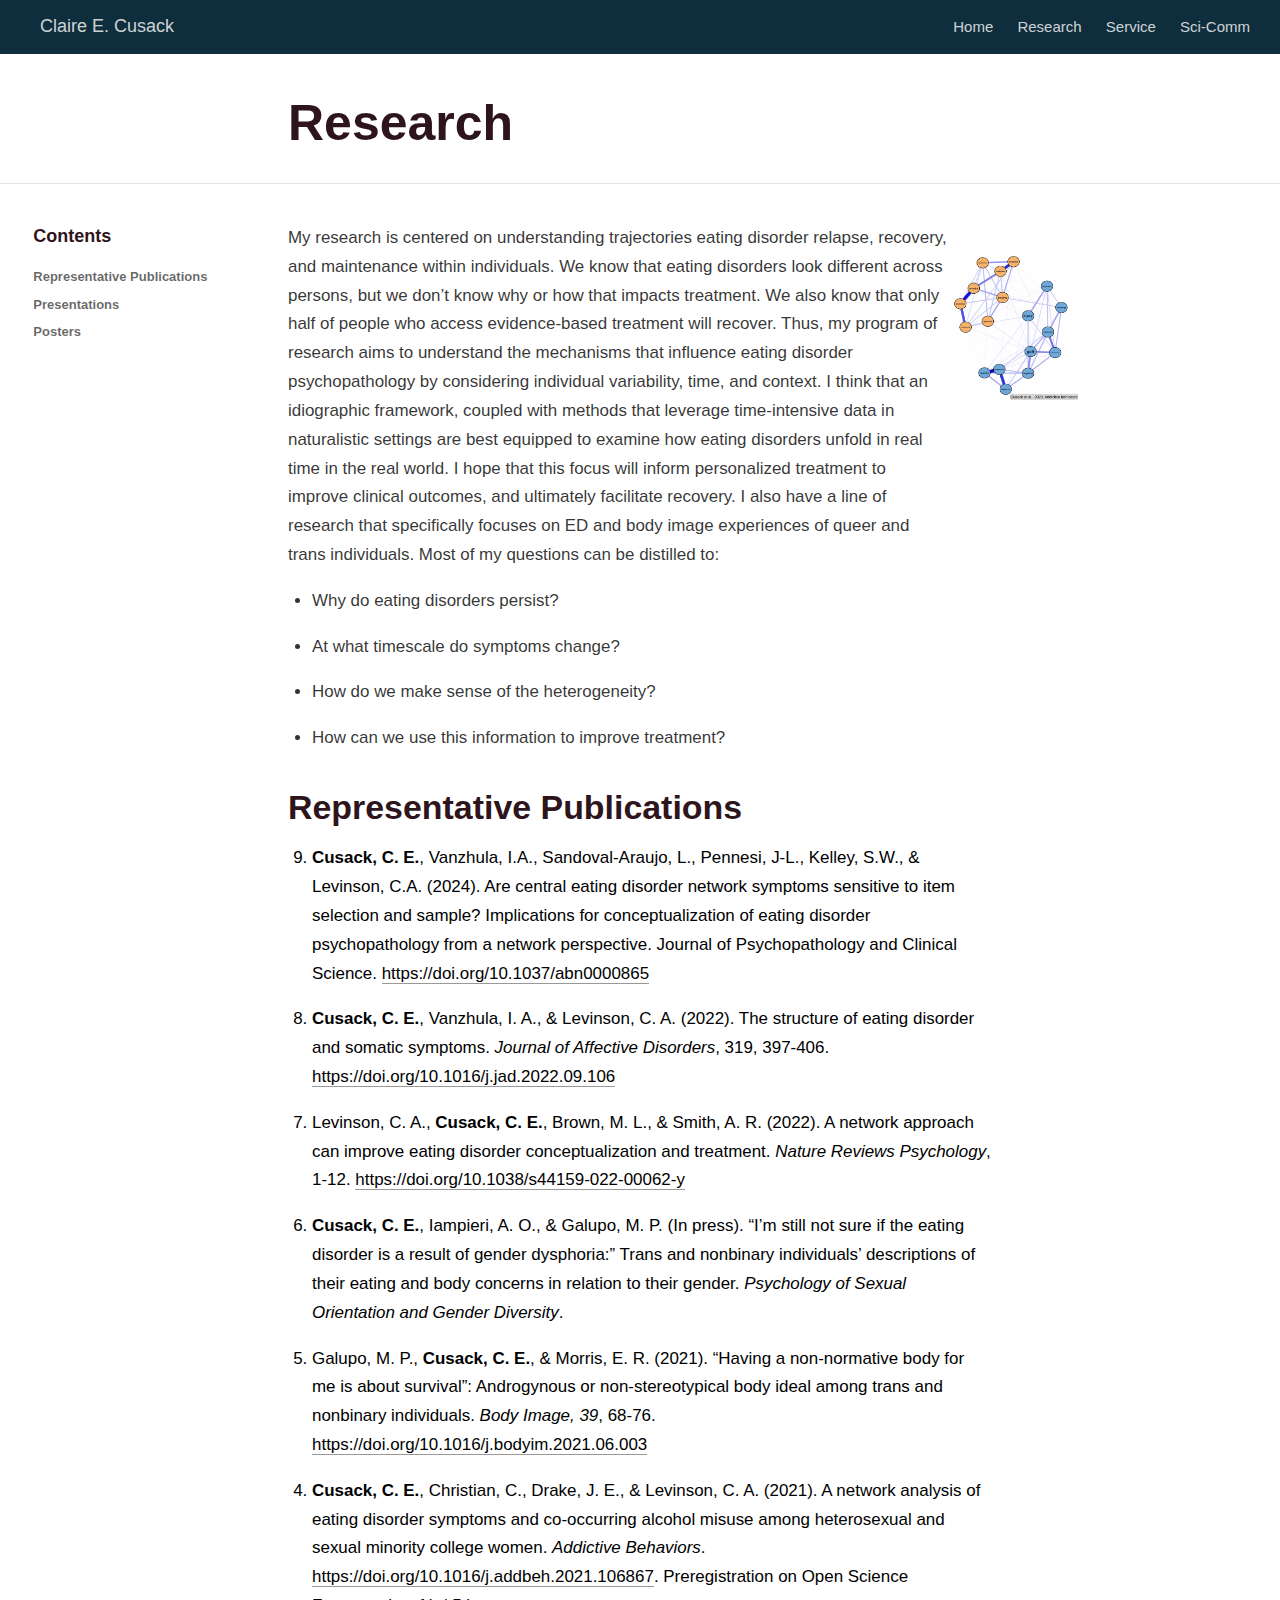
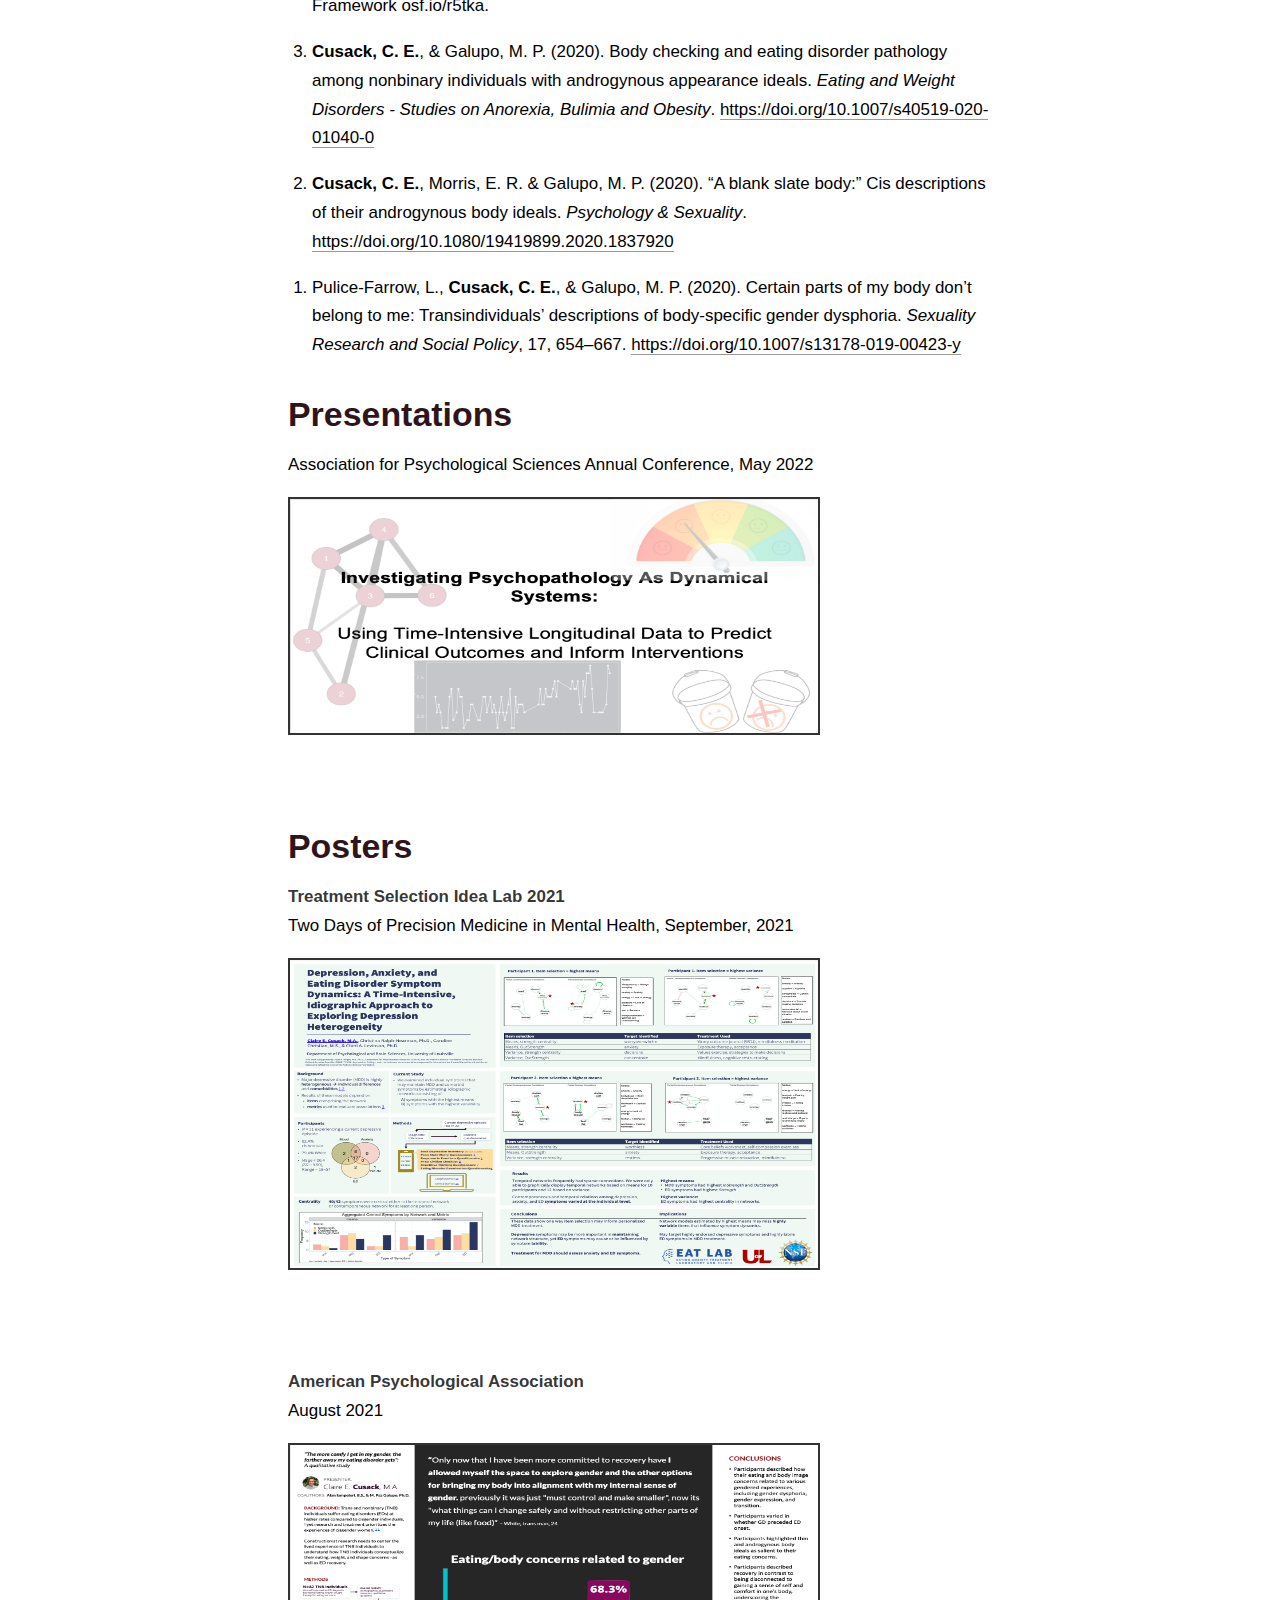
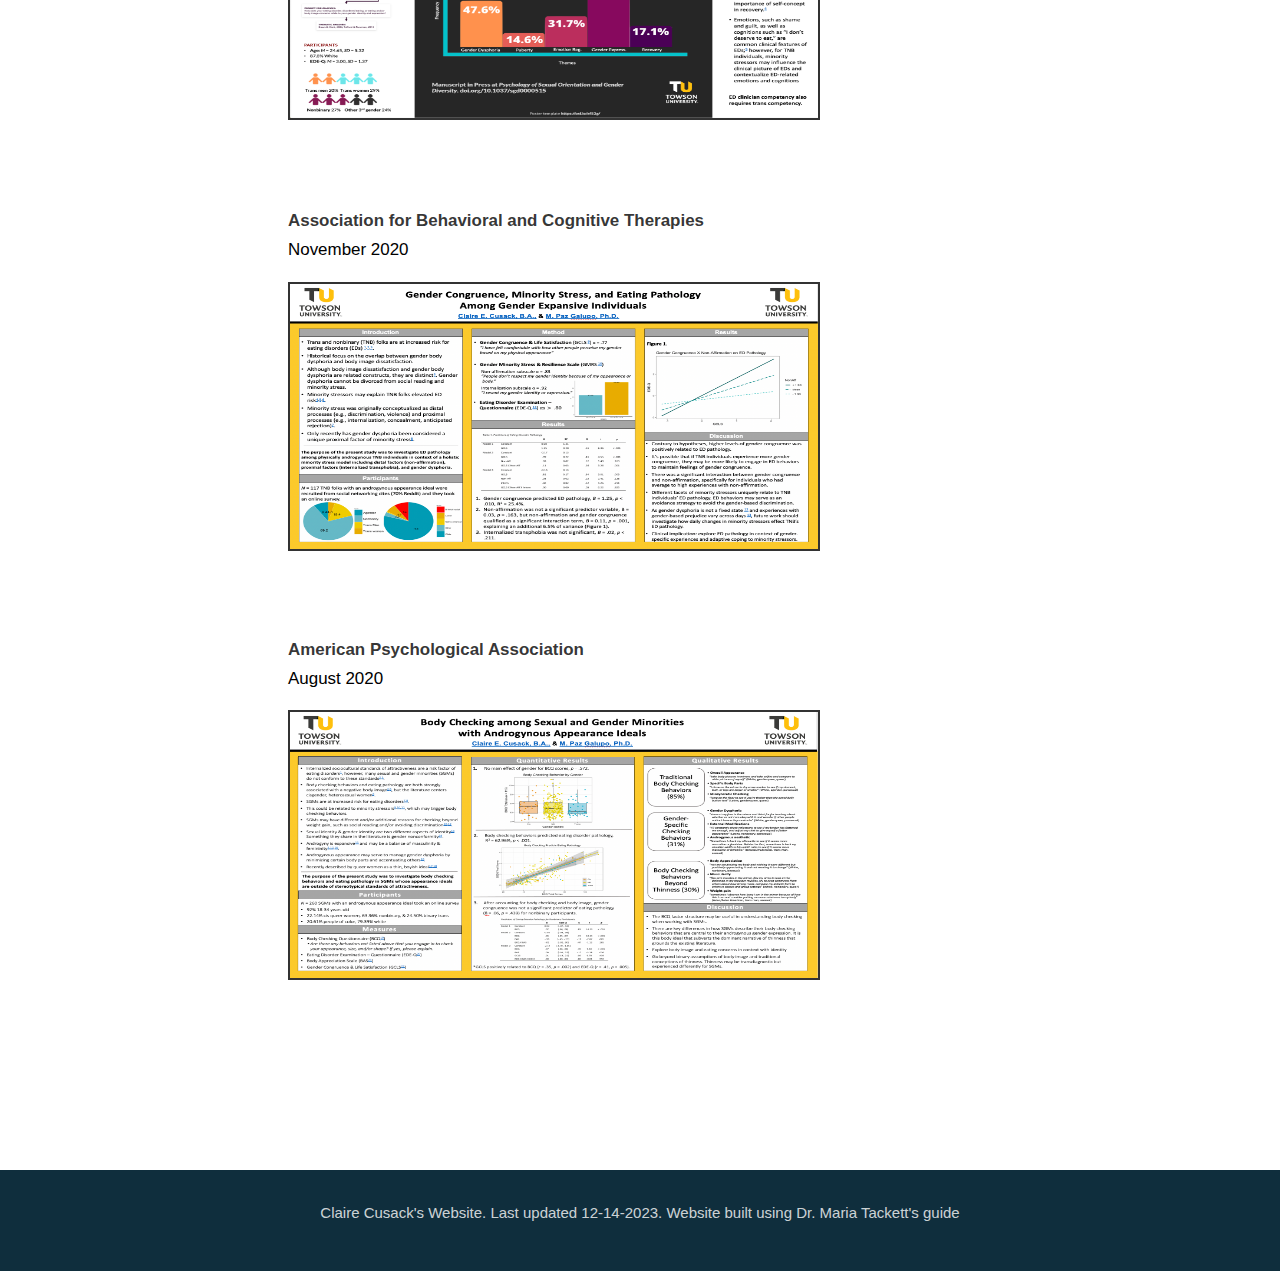
<file: docs/research.html>
<!DOCTYPE html>

<html xmlns="http://www.w3.org/1999/xhtml" lang="" xml:lang="">

<head>
  <meta charset="utf-8"/>
  <meta name="viewport" content="width=device-width, initial-scale=1"/>
  <meta http-equiv="X-UA-Compatible" content="IE=Edge,chrome=1"/>
  <meta name="generator" content="distill" />

  <style type="text/css">
  /* Hide doc at startup (prevent jankiness while JS renders/transforms) */
  body {
    visibility: hidden;
  }
  </style>

 <!--radix_placeholder_import_source-->
 <!--/radix_placeholder_import_source-->

<style type="text/css">code{white-space: pre;}</style>
<style type="text/css" data-origin="pandoc">
pre > code.sourceCode { white-space: pre; position: relative; }
pre > code.sourceCode > span { display: inline-block; line-height: 1.25; }
pre > code.sourceCode > span:empty { height: 1.2em; }
.sourceCode { overflow: visible; }
code.sourceCode > span { color: inherit; text-decoration: inherit; }
div.sourceCode { margin: 1em 0; }
pre.sourceCode { margin: 0; }
@media screen {
div.sourceCode { overflow: auto; }
}
@media print {
pre > code.sourceCode { white-space: pre-wrap; }
pre > code.sourceCode > span { text-indent: -5em; padding-left: 5em; }
}
pre.numberSource code
  { counter-reset: source-line 0; }
pre.numberSource code > span
  { position: relative; left: -4em; counter-increment: source-line; }
pre.numberSource code > span > a:first-child::before
  { content: counter(source-line);
    position: relative; left: -1em; text-align: right; vertical-align: baseline;
    border: none; display: inline-block;
    -webkit-touch-callout: none; -webkit-user-select: none;
    -khtml-user-select: none; -moz-user-select: none;
    -ms-user-select: none; user-select: none;
    padding: 0 4px; width: 4em;
    color: #aaaaaa;
  }
pre.numberSource { margin-left: 3em; border-left: 1px solid #aaaaaa;  padding-left: 4px; }
div.sourceCode
  { color: #00769e; background-color: #f1f3f5; }
@media screen {
pre > code.sourceCode > span > a:first-child::before { text-decoration: underline; }
}
code span { color: #00769e; } /* Normal */
code span.al { color: #ad0000; } /* Alert */
code span.an { color: #5e5e5e; } /* Annotation */
code span.at { color: #657422; } /* Attribute */
code span.bn { color: #ad0000; } /* BaseN */
code span.bu { } /* BuiltIn */
code span.cf { color: #00769e; } /* ControlFlow */
code span.ch { color: #20794d; } /* Char */
code span.cn { color: #8f5902; } /* Constant */
code span.co { color: #5e5e5e; } /* Comment */
code span.cv { color: #5e5e5e; font-style: italic; } /* CommentVar */
code span.do { color: #5e5e5e; font-style: italic; } /* Documentation */
code span.dt { color: #ad0000; } /* DataType */
code span.dv { color: #ad0000; } /* DecVal */
code span.er { color: #ad0000; } /* Error */
code span.ex { } /* Extension */
code span.fl { color: #ad0000; } /* Float */
code span.fu { color: #4758ab; } /* Function */
code span.im { } /* Import */
code span.in { color: #5e5e5e; } /* Information */
code span.kw { color: #00769e; } /* Keyword */
code span.op { color: #5e5e5e; } /* Operator */
code span.ot { color: #00769e; } /* Other */
code span.pp { color: #ad0000; } /* Preprocessor */
code span.sc { color: #5e5e5e; } /* SpecialChar */
code span.ss { color: #20794d; } /* SpecialString */
code span.st { color: #20794d; } /* String */
code span.va { color: #111111; } /* Variable */
code span.vs { color: #20794d; } /* VerbatimString */
code span.wa { color: #5e5e5e; font-style: italic; } /* Warning */
</style>


  <!--radix_placeholder_meta_tags-->
  <title>Claire E. Cusack: Research</title>




  <!--  https://developers.facebook.com/docs/sharing/webmasters#markup -->
  <meta property="og:title" content="Claire E. Cusack: Research"/>
  <meta property="og:type" content="article"/>
  <meta property="og:locale" content="en_US"/>
  <meta property="og:site_name" content="Claire E. Cusack"/>

  <!--  https://dev.twitter.com/cards/types/summary -->
  <meta property="twitter:card" content="summary"/>
  <meta property="twitter:title" content="Claire E. Cusack: Research"/>

  <!--/radix_placeholder_meta_tags-->
  <!--radix_placeholder_rmarkdown_metadata-->

  <script type="text/json" id="radix-rmarkdown-metadata">
  {"type":"list","attributes":{"names":{"type":"character","attributes":{},"value":["title","output"]}},"value":[{"type":"character","attributes":{},"value":["Research"]},{"type":"list","attributes":{"names":{"type":"character","attributes":{},"value":["distill::distill_article"]}},"value":[{"type":"list","attributes":{"names":{"type":"character","attributes":{},"value":["toc","toc_float","theme","df_print"]}},"value":[{"type":"logical","attributes":{},"value":[true]},{"type":"logical","attributes":{},"value":[true]},{"type":"character","attributes":{},"value":["cosmo"]},{"type":"character","attributes":{},"value":["paged"]}]}]}]}
  </script>
  <!--/radix_placeholder_rmarkdown_metadata-->
  <!--radix_placeholder_navigation_in_header-->
  <meta name="distill:offset" content=""/>

  <script type="application/javascript">

    window.headroom_prevent_pin = false;

    window.document.addEventListener("DOMContentLoaded", function (event) {

      // initialize headroom for banner
      var header = $('header').get(0);
      var headerHeight = header.offsetHeight;
      var headroom = new Headroom(header, {
        tolerance: 5,
        onPin : function() {
          if (window.headroom_prevent_pin) {
            window.headroom_prevent_pin = false;
            headroom.unpin();
          }
        }
      });
      headroom.init();
      if(window.location.hash)
        headroom.unpin();
      $(header).addClass('headroom--transition');

      // offset scroll location for banner on hash change
      // (see: https://github.com/WickyNilliams/headroom.js/issues/38)
      window.addEventListener("hashchange", function(event) {
        window.scrollTo(0, window.pageYOffset - (headerHeight + 25));
      });

      // responsive menu
      $('.distill-site-header').each(function(i, val) {
        var topnav = $(this);
        var toggle = topnav.find('.nav-toggle');
        toggle.on('click', function() {
          topnav.toggleClass('responsive');
        });
      });

      // nav dropdowns
      $('.nav-dropbtn').click(function(e) {
        $(this).next('.nav-dropdown-content').toggleClass('nav-dropdown-active');
        $(this).parent().siblings('.nav-dropdown')
           .children('.nav-dropdown-content').removeClass('nav-dropdown-active');
      });
      $("body").click(function(e){
        $('.nav-dropdown-content').removeClass('nav-dropdown-active');
      });
      $(".nav-dropdown").click(function(e){
        e.stopPropagation();
      });
    });
  </script>

  <style type="text/css">

  /* Theme (user-documented overrideables for nav appearance) */

  .distill-site-nav {
    color: rgba(255, 255, 255, 0.8);
    background-color: #0F2E3D;
    font-size: 15px;
    font-weight: 300;
  }

  .distill-site-nav a {
    color: inherit;
    text-decoration: none;
  }

  .distill-site-nav a:hover {
    color: white;
  }

  @media print {
    .distill-site-nav {
      display: none;
    }
  }

  .distill-site-header {

  }

  .distill-site-footer {

  }


  /* Site Header */

  .distill-site-header {
    width: 100%;
    box-sizing: border-box;
    z-index: 3;
  }

  .distill-site-header .nav-left {
    display: inline-block;
    margin-left: 8px;
  }

  @media screen and (max-width: 768px) {
    .distill-site-header .nav-left {
      margin-left: 0;
    }
  }


  .distill-site-header .nav-right {
    float: right;
    margin-right: 8px;
  }

  .distill-site-header a,
  .distill-site-header .title {
    display: inline-block;
    text-align: center;
    padding: 14px 10px 14px 10px;
  }

  .distill-site-header .title {
    font-size: 18px;
    min-width: 150px;
  }

  .distill-site-header .logo {
    padding: 0;
  }

  .distill-site-header .logo img {
    display: none;
    max-height: 20px;
    width: auto;
    margin-bottom: -4px;
  }

  .distill-site-header .nav-image img {
    max-height: 18px;
    width: auto;
    display: inline-block;
    margin-bottom: -3px;
  }



  @media screen and (min-width: 1000px) {
    .distill-site-header .logo img {
      display: inline-block;
    }
    .distill-site-header .nav-left {
      margin-left: 20px;
    }
    .distill-site-header .nav-right {
      margin-right: 20px;
    }
    .distill-site-header .title {
      padding-left: 12px;
    }
  }


  .distill-site-header .nav-toggle {
    display: none;
  }

  .nav-dropdown {
    display: inline-block;
    position: relative;
  }

  .nav-dropdown .nav-dropbtn {
    border: none;
    outline: none;
    color: rgba(255, 255, 255, 0.8);
    padding: 16px 10px;
    background-color: transparent;
    font-family: inherit;
    font-size: inherit;
    font-weight: inherit;
    margin: 0;
    margin-top: 1px;
    z-index: 2;
  }

  .nav-dropdown-content {
    display: none;
    position: absolute;
    background-color: white;
    min-width: 200px;
    border: 1px solid rgba(0,0,0,0.15);
    border-radius: 4px;
    box-shadow: 0px 8px 16px 0px rgba(0,0,0,0.1);
    z-index: 1;
    margin-top: 2px;
    white-space: nowrap;
    padding-top: 4px;
    padding-bottom: 4px;
  }

  .nav-dropdown-content hr {
    margin-top: 4px;
    margin-bottom: 4px;
    border: none;
    border-bottom: 1px solid rgba(0, 0, 0, 0.1);
  }

  .nav-dropdown-active {
    display: block;
  }

  .nav-dropdown-content a, .nav-dropdown-content .nav-dropdown-header {
    color: black;
    padding: 6px 24px;
    text-decoration: none;
    display: block;
    text-align: left;
  }

  .nav-dropdown-content .nav-dropdown-header {
    display: block;
    padding: 5px 24px;
    padding-bottom: 0;
    text-transform: uppercase;
    font-size: 14px;
    color: #999999;
    white-space: nowrap;
  }

  .nav-dropdown:hover .nav-dropbtn {
    color: white;
  }

  .nav-dropdown-content a:hover {
    background-color: #ddd;
    color: black;
  }

  .nav-right .nav-dropdown-content {
    margin-left: -45%;
    right: 0;
  }

  @media screen and (max-width: 768px) {
    .distill-site-header a, .distill-site-header .nav-dropdown  {display: none;}
    .distill-site-header a.nav-toggle {
      float: right;
      display: block;
    }
    .distill-site-header .title {
      margin-left: 0;
    }
    .distill-site-header .nav-right {
      margin-right: 0;
    }
    .distill-site-header {
      overflow: hidden;
    }
    .nav-right .nav-dropdown-content {
      margin-left: 0;
    }
  }


  @media screen and (max-width: 768px) {
    .distill-site-header.responsive {position: relative; min-height: 500px; }
    .distill-site-header.responsive a.nav-toggle {
      position: absolute;
      right: 0;
      top: 0;
    }
    .distill-site-header.responsive a,
    .distill-site-header.responsive .nav-dropdown {
      display: block;
      text-align: left;
    }
    .distill-site-header.responsive .nav-left,
    .distill-site-header.responsive .nav-right {
      width: 100%;
    }
    .distill-site-header.responsive .nav-dropdown {float: none;}
    .distill-site-header.responsive .nav-dropdown-content {position: relative;}
    .distill-site-header.responsive .nav-dropdown .nav-dropbtn {
      display: block;
      width: 100%;
      text-align: left;
    }
  }

  /* Site Footer */

  .distill-site-footer {
    width: 100%;
    overflow: hidden;
    box-sizing: border-box;
    z-index: 3;
    margin-top: 30px;
    padding-top: 30px;
    padding-bottom: 30px;
    text-align: center;
  }

  /* Headroom */

  d-title {
    padding-top: 6rem;
  }

  @media print {
    d-title {
      padding-top: 4rem;
    }
  }

  .headroom {
    z-index: 1000;
    position: fixed;
    top: 0;
    left: 0;
    right: 0;
  }

  .headroom--transition {
    transition: all .4s ease-in-out;
  }

  .headroom--unpinned {
    top: -100px;
  }

  .headroom--pinned {
    top: 0;
  }

  /* adjust viewport for navbar height */
  /* helps vertically center bootstrap (non-distill) content */
  .min-vh-100 {
    min-height: calc(100vh - 100px) !important;
  }

  </style>

  <script src="site_libs/jquery-3.6.0/jquery-3.6.0.min.js"></script>
  <link href="site_libs/font-awesome-6.4.2/css/all.min.css" rel="stylesheet"/>
  <link href="site_libs/font-awesome-6.4.2/css/v4-shims.min.css" rel="stylesheet"/>
  <script src="site_libs/headroom-0.9.4/headroom.min.js"></script>
  <script src="site_libs/autocomplete-0.37.1/autocomplete.min.js"></script>
  <script src="site_libs/fuse-6.4.1/fuse.min.js"></script>

  <script type="application/javascript">

  function getMeta(metaName) {
    var metas = document.getElementsByTagName('meta');
    for (let i = 0; i < metas.length; i++) {
      if (metas[i].getAttribute('name') === metaName) {
        return metas[i].getAttribute('content');
      }
    }
    return '';
  }

  function offsetURL(url) {
    var offset = getMeta('distill:offset');
    return offset ? offset + '/' + url : url;
  }

  function createFuseIndex() {

    // create fuse index
    var options = {
      keys: [
        { name: 'title', weight: 20 },
        { name: 'categories', weight: 15 },
        { name: 'description', weight: 10 },
        { name: 'contents', weight: 5 },
      ],
      ignoreLocation: true,
      threshold: 0
    };
    var fuse = new window.Fuse([], options);

    // fetch the main search.json
    return fetch(offsetURL('search.json'))
      .then(function(response) {
        if (response.status == 200) {
          return response.json().then(function(json) {
            // index main articles
            json.articles.forEach(function(article) {
              fuse.add(article);
            });
            // download collections and index their articles
            return Promise.all(json.collections.map(function(collection) {
              return fetch(offsetURL(collection)).then(function(response) {
                if (response.status === 200) {
                  return response.json().then(function(articles) {
                    articles.forEach(function(article) {
                      fuse.add(article);
                    });
                  })
                } else {
                  return Promise.reject(
                    new Error('Unexpected status from search index request: ' +
                              response.status)
                  );
                }
              });
            })).then(function() {
              return fuse;
            });
          });

        } else {
          return Promise.reject(
            new Error('Unexpected status from search index request: ' +
                        response.status)
          );
        }
      });
  }

  window.document.addEventListener("DOMContentLoaded", function (event) {

    // get search element (bail if we don't have one)
    var searchEl = window.document.getElementById('distill-search');
    if (!searchEl)
      return;

    createFuseIndex()
      .then(function(fuse) {

        // make search box visible
        searchEl.classList.remove('hidden');

        // initialize autocomplete
        var options = {
          autoselect: true,
          hint: false,
          minLength: 2,
        };
        window.autocomplete(searchEl, options, [{
          source: function(query, callback) {
            const searchOptions = {
              isCaseSensitive: false,
              shouldSort: true,
              minMatchCharLength: 2,
              limit: 10,
            };
            var results = fuse.search(query, searchOptions);
            callback(results
              .map(function(result) { return result.item; })
            );
          },
          templates: {
            suggestion: function(suggestion) {
              var img = suggestion.preview && Object.keys(suggestion.preview).length > 0
                ? `<img src="${offsetURL(suggestion.preview)}"</img>`
                : '';
              var html = `
                <div class="search-item">
                  <h3>${suggestion.title}</h3>
                  <div class="search-item-description">
                    ${suggestion.description || ''}
                  </div>
                  <div class="search-item-preview">
                    ${img}
                  </div>
                </div>
              `;
              return html;
            }
          }
        }]).on('autocomplete:selected', function(event, suggestion) {
          window.location.href = offsetURL(suggestion.path);
        });
        // remove inline display style on autocompleter (we want to
        // manage responsive display via css)
        $('.algolia-autocomplete').css("display", "");
      })
      .catch(function(error) {
        console.log(error);
      });

  });

  </script>

  <style type="text/css">

  .nav-search {
    font-size: x-small;
  }

  /* Algolioa Autocomplete */

  .algolia-autocomplete {
    display: inline-block;
    margin-left: 10px;
    vertical-align: sub;
    background-color: white;
    color: black;
    padding: 6px;
    padding-top: 8px;
    padding-bottom: 0;
    border-radius: 6px;
    border: 1px #0F2E3D solid;
    width: 180px;
  }


  @media screen and (max-width: 768px) {
    .distill-site-nav .algolia-autocomplete {
      display: none;
      visibility: hidden;
    }
    .distill-site-nav.responsive .algolia-autocomplete {
      display: inline-block;
      visibility: visible;
    }
    .distill-site-nav.responsive .algolia-autocomplete .aa-dropdown-menu {
      margin-left: 0;
      width: 400px;
      max-height: 400px;
    }
  }

  .algolia-autocomplete .aa-input, .algolia-autocomplete .aa-hint {
    width: 90%;
    outline: none;
    border: none;
  }

  .algolia-autocomplete .aa-hint {
    color: #999;
  }
  .algolia-autocomplete .aa-dropdown-menu {
    width: 550px;
    max-height: 70vh;
    overflow-x: visible;
    overflow-y: scroll;
    padding: 5px;
    margin-top: 3px;
    margin-left: -150px;
    background-color: #fff;
    border-radius: 5px;
    border: 1px solid #999;
    border-top: none;
  }

  .algolia-autocomplete .aa-dropdown-menu .aa-suggestion {
    cursor: pointer;
    padding: 5px 4px;
    border-bottom: 1px solid #eee;
  }

  .algolia-autocomplete .aa-dropdown-menu .aa-suggestion:last-of-type {
    border-bottom: none;
    margin-bottom: 2px;
  }

  .algolia-autocomplete .aa-dropdown-menu .aa-suggestion .search-item {
    overflow: hidden;
    font-size: 0.8em;
    line-height: 1.4em;
  }

  .algolia-autocomplete .aa-dropdown-menu .aa-suggestion .search-item h3 {
    font-size: 1rem;
    margin-block-start: 0;
    margin-block-end: 5px;
  }

  .algolia-autocomplete .aa-dropdown-menu .aa-suggestion .search-item-description {
    display: inline-block;
    overflow: hidden;
    height: 2.8em;
    width: 80%;
    margin-right: 4%;
  }

  .algolia-autocomplete .aa-dropdown-menu .aa-suggestion .search-item-preview {
    display: inline-block;
    width: 15%;
  }

  .algolia-autocomplete .aa-dropdown-menu .aa-suggestion .search-item-preview img {
    height: 3em;
    width: auto;
    display: none;
  }

  .algolia-autocomplete .aa-dropdown-menu .aa-suggestion .search-item-preview img[src] {
    display: initial;
  }

  .algolia-autocomplete .aa-dropdown-menu .aa-suggestion.aa-cursor {
    background-color: #eee;
  }
  .algolia-autocomplete .aa-dropdown-menu .aa-suggestion em {
    font-weight: bold;
    font-style: normal;
  }

  </style>


  <!--/radix_placeholder_navigation_in_header-->
  <!--radix_placeholder_distill-->

  <style type="text/css">

  body {
    background-color: white;
  }

  .pandoc-table {
    width: 100%;
  }

  .pandoc-table>caption {
    margin-bottom: 10px;
  }

  .pandoc-table th:not([align]) {
    text-align: left;
  }

  .pagedtable-footer {
    font-size: 15px;
  }

  d-byline .byline {
    grid-template-columns: 2fr 2fr;
  }

  d-byline .byline h3 {
    margin-block-start: 1.5em;
  }

  d-byline .byline .authors-affiliations h3 {
    margin-block-start: 0.5em;
  }

  .authors-affiliations .orcid-id {
    width: 16px;
    height:16px;
    margin-left: 4px;
    margin-right: 4px;
    vertical-align: middle;
    padding-bottom: 2px;
  }

  d-title .dt-tags {
    margin-top: 1em;
    grid-column: text;
  }

  .dt-tags .dt-tag {
    text-decoration: none;
    display: inline-block;
    color: rgba(0,0,0,0.6);
    padding: 0em 0.4em;
    margin-right: 0.5em;
    margin-bottom: 0.4em;
    font-size: 70%;
    border: 1px solid rgba(0,0,0,0.2);
    border-radius: 3px;
    text-transform: uppercase;
    font-weight: 500;
  }

  d-article table.gt_table td,
  d-article table.gt_table th {
    border-bottom: none;
    font-size: 100%;
  }

  .html-widget {
    margin-bottom: 2.0em;
  }

  .l-screen-inset {
    padding-right: 16px;
  }

  .l-screen .caption {
    margin-left: 10px;
  }

  .shaded {
    background: rgb(247, 247, 247);
    padding-top: 20px;
    padding-bottom: 20px;
    border-top: 1px solid rgba(0, 0, 0, 0.1);
    border-bottom: 1px solid rgba(0, 0, 0, 0.1);
  }

  .shaded .html-widget {
    margin-bottom: 0;
    border: 1px solid rgba(0, 0, 0, 0.1);
  }

  .shaded .shaded-content {
    background: white;
  }

  .text-output {
    margin-top: 0;
    line-height: 1.5em;
  }

  .hidden {
    display: none !important;
  }

  hr.section-separator {
    border: none;
    border-top: 1px solid rgba(0, 0, 0, 0.1);
    margin: 0px;
  }


  d-byline {
    border-top: none;
  }

  d-article {
    padding-top: 2.5rem;
    padding-bottom: 30px;
    border-top: none;
  }

  d-appendix {
    padding-top: 30px;
  }

  d-article>p>img {
    width: 100%;
  }

  d-article h2 {
    margin: 1rem 0 1.5rem 0;
  }

  d-article h3 {
    margin-top: 1.5rem;
  }

  d-article iframe {
    border: 1px solid rgba(0, 0, 0, 0.1);
    margin-bottom: 2.0em;
    width: 100%;
  }

  /* Tweak code blocks */

  d-article div.sourceCode code,
  d-article pre code {
    font-family: Consolas, Monaco, 'Andale Mono', 'Ubuntu Mono', monospace;
  }

  d-article pre,
  d-article div.sourceCode,
  d-article div.sourceCode pre {
    overflow: auto;
  }

  d-article div.sourceCode {
    background-color: white;
  }

  d-article div.sourceCode pre {
    padding-left: 10px;
    font-size: 12px;
    border-left: 2px solid rgba(0,0,0,0.1);
  }

  d-article pre {
    font-size: 12px;
    color: black;
    background: none;
    margin-top: 0;
    text-align: left;
    white-space: pre;
    word-spacing: normal;
    word-break: normal;
    word-wrap: normal;
    line-height: 1.5;

    -moz-tab-size: 4;
    -o-tab-size: 4;
    tab-size: 4;

    -webkit-hyphens: none;
    -moz-hyphens: none;
    -ms-hyphens: none;
    hyphens: none;
  }

  d-article pre a {
    border-bottom: none;
  }

  d-article pre a:hover {
    border-bottom: none;
    text-decoration: underline;
  }

  d-article details {
    grid-column: text;
    margin-bottom: 0.8em;
  }

  @media(min-width: 768px) {

  d-article pre,
  d-article div.sourceCode,
  d-article div.sourceCode pre {
    overflow: visible !important;
  }

  d-article div.sourceCode pre {
    padding-left: 18px;
    font-size: 14px;
  }

  /* tweak for Pandoc numbered line within distill */
  d-article pre.numberSource code > span {
      left: -2em;
  }

  d-article pre {
    font-size: 14px;
  }

  }

  figure img.external {
    background: white;
    border: 1px solid rgba(0, 0, 0, 0.1);
    box-shadow: 0 1px 8px rgba(0, 0, 0, 0.1);
    padding: 18px;
    box-sizing: border-box;
  }

  /* CSS for d-contents */

  .d-contents {
    grid-column: text;
    color: rgba(0,0,0,0.8);
    font-size: 0.9em;
    padding-bottom: 1em;
    margin-bottom: 1em;
    padding-bottom: 0.5em;
    margin-bottom: 1em;
    padding-left: 0.25em;
    justify-self: start;
  }

  @media(min-width: 1000px) {
    .d-contents.d-contents-float {
      height: 0;
      grid-column-start: 1;
      grid-column-end: 4;
      justify-self: center;
      padding-right: 3em;
      padding-left: 2em;
    }
  }

  .d-contents nav h3 {
    font-size: 18px;
    margin-top: 0;
    margin-bottom: 1em;
  }

  .d-contents li {
    list-style-type: none
  }

  .d-contents nav > ul {
    padding-left: 0;
  }

  .d-contents ul {
    padding-left: 1em
  }

  .d-contents nav ul li {
    margin-top: 0.6em;
    margin-bottom: 0.2em;
  }

  .d-contents nav a {
    font-size: 13px;
    border-bottom: none;
    text-decoration: none
    color: rgba(0, 0, 0, 0.8);
  }

  .d-contents nav a:hover {
    text-decoration: underline solid rgba(0, 0, 0, 0.6)
  }

  .d-contents nav > ul > li > a {
    font-weight: 600;
  }

  .d-contents nav > ul > li > ul {
    font-weight: inherit;
  }

  .d-contents nav > ul > li > ul > li {
    margin-top: 0.2em;
  }


  .d-contents nav ul {
    margin-top: 0;
    margin-bottom: 0.25em;
  }

  .d-article-with-toc h2:nth-child(2) {
    margin-top: 0;
  }


  /* Figure */

  .figure {
    position: relative;
    margin-bottom: 2.5em;
    margin-top: 1.5em;
  }

  .figure .caption {
    color: rgba(0, 0, 0, 0.6);
    font-size: 12px;
    line-height: 1.5em;
  }

  .figure img.external {
    background: white;
    border: 1px solid rgba(0, 0, 0, 0.1);
    box-shadow: 0 1px 8px rgba(0, 0, 0, 0.1);
    padding: 18px;
    box-sizing: border-box;
  }

  .figure .caption a {
    color: rgba(0, 0, 0, 0.6);
  }

  .figure .caption b,
  .figure .caption strong, {
    font-weight: 600;
    color: rgba(0, 0, 0, 1.0);
  }

  /* Citations */

  d-article .citation {
    color: inherit;
    cursor: inherit;
  }

  div.hanging-indent{
    margin-left: 1em; text-indent: -1em;
  }

  /* Citation hover box */

  .tippy-box[data-theme~=light-border] {
    background-color: rgba(250, 250, 250, 0.95);
  }

  .tippy-content > p {
    margin-bottom: 0;
    padding: 2px;
  }


  /* Tweak 1000px media break to show more text */

  @media(min-width: 1000px) {
    .base-grid,
    distill-header,
    d-title,
    d-abstract,
    d-article,
    d-appendix,
    distill-appendix,
    d-byline,
    d-footnote-list,
    d-citation-list,
    distill-footer {
      grid-template-columns: [screen-start] 1fr [page-start kicker-start] 80px [middle-start] 50px [text-start kicker-end] 65px 65px 65px 65px 65px 65px 65px 65px [text-end gutter-start] 65px [middle-end] 65px [page-end gutter-end] 1fr [screen-end];
      grid-column-gap: 16px;
    }

    .grid {
      grid-column-gap: 16px;
    }

    d-article {
      font-size: 1.06rem;
      line-height: 1.7em;
    }
    figure .caption, .figure .caption, figure figcaption {
      font-size: 13px;
    }
  }

  @media(min-width: 1180px) {
    .base-grid,
    distill-header,
    d-title,
    d-abstract,
    d-article,
    d-appendix,
    distill-appendix,
    d-byline,
    d-footnote-list,
    d-citation-list,
    distill-footer {
      grid-template-columns: [screen-start] 1fr [page-start kicker-start] 60px [middle-start] 60px [text-start kicker-end] 60px 60px 60px 60px 60px 60px 60px 60px [text-end gutter-start] 60px [middle-end] 60px [page-end gutter-end] 1fr [screen-end];
      grid-column-gap: 32px;
    }

    .grid {
      grid-column-gap: 32px;
    }
  }


  /* Get the citation styles for the appendix (not auto-injected on render since
     we do our own rendering of the citation appendix) */

  d-appendix .citation-appendix,
  .d-appendix .citation-appendix {
    font-size: 11px;
    line-height: 15px;
    border-left: 1px solid rgba(0, 0, 0, 0.1);
    padding-left: 18px;
    border: 1px solid rgba(0,0,0,0.1);
    background: rgba(0, 0, 0, 0.02);
    padding: 10px 18px;
    border-radius: 3px;
    color: rgba(150, 150, 150, 1);
    overflow: hidden;
    margin-top: -12px;
    white-space: pre-wrap;
    word-wrap: break-word;
  }

  /* Include appendix styles here so they can be overridden */

  d-appendix {
    contain: layout style;
    font-size: 0.8em;
    line-height: 1.7em;
    margin-top: 60px;
    margin-bottom: 0;
    border-top: 1px solid rgba(0, 0, 0, 0.1);
    color: rgba(0,0,0,0.5);
    padding-top: 60px;
    padding-bottom: 48px;
  }

  d-appendix h3 {
    grid-column: page-start / text-start;
    font-size: 15px;
    font-weight: 500;
    margin-top: 1em;
    margin-bottom: 0;
    color: rgba(0,0,0,0.65);
  }

  d-appendix h3 + * {
    margin-top: 1em;
  }

  d-appendix ol {
    padding: 0 0 0 15px;
  }

  @media (min-width: 768px) {
    d-appendix ol {
      padding: 0 0 0 30px;
      margin-left: -30px;
    }
  }

  d-appendix li {
    margin-bottom: 1em;
  }

  d-appendix a {
    color: rgba(0, 0, 0, 0.6);
  }

  d-appendix > * {
    grid-column: text;
  }

  d-appendix > d-footnote-list,
  d-appendix > d-citation-list,
  d-appendix > distill-appendix {
    grid-column: screen;
  }

  /* Include footnote styles here so they can be overridden */

  d-footnote-list {
    contain: layout style;
  }

  d-footnote-list > * {
    grid-column: text;
  }

  d-footnote-list a.footnote-backlink {
    color: rgba(0,0,0,0.3);
    padding-left: 0.5em;
  }



  /* Anchor.js */

  .anchorjs-link {
    /*transition: all .25s linear; */
    text-decoration: none;
    border-bottom: none;
  }
  *:hover > .anchorjs-link {
    margin-left: -1.125em !important;
    text-decoration: none;
    border-bottom: none;
  }

  /* Social footer */

  .social_footer {
    margin-top: 30px;
    margin-bottom: 0;
    color: rgba(0,0,0,0.67);
  }

  .disqus-comments {
    margin-right: 30px;
  }

  .disqus-comment-count {
    border-bottom: 1px solid rgba(0, 0, 0, 0.4);
    cursor: pointer;
  }

  #disqus_thread {
    margin-top: 30px;
  }

  .article-sharing a {
    border-bottom: none;
    margin-right: 8px;
  }

  .article-sharing a:hover {
    border-bottom: none;
  }

  .sidebar-section.subscribe {
    font-size: 12px;
    line-height: 1.6em;
  }

  .subscribe p {
    margin-bottom: 0.5em;
  }


  .article-footer .subscribe {
    font-size: 15px;
    margin-top: 45px;
  }


  .sidebar-section.custom {
    font-size: 12px;
    line-height: 1.6em;
  }

  .custom p {
    margin-bottom: 0.5em;
  }

  /* Styles for listing layout (hide title) */
  .layout-listing d-title, .layout-listing .d-title {
    display: none;
  }

  /* Styles for posts lists (not auto-injected) */


  .posts-with-sidebar {
    padding-left: 45px;
    padding-right: 45px;
  }

  .posts-list .description h2,
  .posts-list .description p {
    font-family: -apple-system, BlinkMacSystemFont, "Segoe UI", Roboto, Oxygen, Ubuntu, Cantarell, "Fira Sans", "Droid Sans", "Helvetica Neue", Arial, sans-serif;
  }

  .posts-list .description h2 {
    font-weight: 700;
    border-bottom: none;
    padding-bottom: 0;
  }

  .posts-list h2.post-tag {
    border-bottom: 1px solid rgba(0, 0, 0, 0.2);
    padding-bottom: 12px;
  }
  .posts-list {
    margin-top: 60px;
    margin-bottom: 24px;
  }

  .posts-list .post-preview {
    text-decoration: none;
    overflow: hidden;
    display: block;
    border-bottom: 1px solid rgba(0, 0, 0, 0.1);
    padding: 24px 0;
  }

  .post-preview-last {
    border-bottom: none !important;
  }

  .posts-list .posts-list-caption {
    grid-column: screen;
    font-weight: 400;
  }

  .posts-list .post-preview h2 {
    margin: 0 0 6px 0;
    line-height: 1.2em;
    font-style: normal;
    font-size: 24px;
  }

  .posts-list .post-preview p {
    margin: 0 0 12px 0;
    line-height: 1.4em;
    font-size: 16px;
  }

  .posts-list .post-preview .thumbnail {
    box-sizing: border-box;
    margin-bottom: 24px;
    position: relative;
    max-width: 500px;
  }
  .posts-list .post-preview img {
    width: 100%;
    display: block;
  }

  .posts-list .metadata {
    font-size: 12px;
    line-height: 1.4em;
    margin-bottom: 18px;
  }

  .posts-list .metadata > * {
    display: inline-block;
  }

  .posts-list .metadata .publishedDate {
    margin-right: 2em;
  }

  .posts-list .metadata .dt-authors {
    display: block;
    margin-top: 0.3em;
    margin-right: 2em;
  }

  .posts-list .dt-tags {
    display: block;
    line-height: 1em;
  }

  .posts-list .dt-tags .dt-tag {
    display: inline-block;
    color: rgba(0,0,0,0.6);
    padding: 0.3em 0.4em;
    margin-right: 0.2em;
    margin-bottom: 0.4em;
    font-size: 60%;
    border: 1px solid rgba(0,0,0,0.2);
    border-radius: 3px;
    text-transform: uppercase;
    font-weight: 500;
  }

  .posts-list img {
    opacity: 1;
  }

  .posts-list img[data-src] {
    opacity: 0;
  }

  .posts-more {
    clear: both;
  }


  .posts-sidebar {
    font-size: 16px;
  }

  .posts-sidebar h3 {
    font-size: 16px;
    margin-top: 0;
    margin-bottom: 0.5em;
    font-weight: 400;
    text-transform: uppercase;
  }

  .sidebar-section {
    margin-bottom: 30px;
  }

  .categories ul {
    list-style-type: none;
    margin: 0;
    padding: 0;
  }

  .categories li {
    color: rgba(0, 0, 0, 0.8);
    margin-bottom: 0;
  }

  .categories li>a {
    border-bottom: none;
  }

  .categories li>a:hover {
    border-bottom: 1px solid rgba(0, 0, 0, 0.4);
  }

  .categories .active {
    font-weight: 600;
  }

  .categories .category-count {
    color: rgba(0, 0, 0, 0.4);
  }


  @media(min-width: 768px) {
    .posts-list .post-preview h2 {
      font-size: 26px;
    }
    .posts-list .post-preview .thumbnail {
      float: right;
      width: 30%;
      margin-bottom: 0;
    }
    .posts-list .post-preview .description {
      float: left;
      width: 45%;
    }
    .posts-list .post-preview .metadata {
      float: left;
      width: 20%;
      margin-top: 8px;
    }
    .posts-list .post-preview p {
      margin: 0 0 12px 0;
      line-height: 1.5em;
      font-size: 16px;
    }
    .posts-with-sidebar .posts-list {
      float: left;
      width: 75%;
    }
    .posts-with-sidebar .posts-sidebar {
      float: right;
      width: 20%;
      margin-top: 60px;
      padding-top: 24px;
      padding-bottom: 24px;
    }
  }


  /* Improve display for browsers without grid (IE/Edge <= 15) */

  .downlevel {
    line-height: 1.6em;
    font-family: -apple-system, BlinkMacSystemFont, "Segoe UI", Roboto, Oxygen, Ubuntu, Cantarell, "Fira Sans", "Droid Sans", "Helvetica Neue", Arial, sans-serif;
    margin: 0;
  }

  .downlevel .d-title {
    padding-top: 6rem;
    padding-bottom: 1.5rem;
  }

  .downlevel .d-title h1 {
    font-size: 50px;
    font-weight: 700;
    line-height: 1.1em;
    margin: 0 0 0.5rem;
  }

  .downlevel .d-title p {
    font-weight: 300;
    font-size: 1.2rem;
    line-height: 1.55em;
    margin-top: 0;
  }

  .downlevel .d-byline {
    padding-top: 0.8em;
    padding-bottom: 0.8em;
    font-size: 0.8rem;
    line-height: 1.8em;
  }

  .downlevel .section-separator {
    border: none;
    border-top: 1px solid rgba(0, 0, 0, 0.1);
  }

  .downlevel .d-article {
    font-size: 1.06rem;
    line-height: 1.7em;
    padding-top: 1rem;
    padding-bottom: 2rem;
  }


  .downlevel .d-appendix {
    padding-left: 0;
    padding-right: 0;
    max-width: none;
    font-size: 0.8em;
    line-height: 1.7em;
    margin-bottom: 0;
    color: rgba(0,0,0,0.5);
    padding-top: 40px;
    padding-bottom: 48px;
  }

  .downlevel .footnotes ol {
    padding-left: 13px;
  }

  .downlevel .base-grid,
  .downlevel .distill-header,
  .downlevel .d-title,
  .downlevel .d-abstract,
  .downlevel .d-article,
  .downlevel .d-appendix,
  .downlevel .distill-appendix,
  .downlevel .d-byline,
  .downlevel .d-footnote-list,
  .downlevel .d-citation-list,
  .downlevel .distill-footer,
  .downlevel .appendix-bottom,
  .downlevel .posts-container {
    padding-left: 40px;
    padding-right: 40px;
  }

  @media(min-width: 768px) {
    .downlevel .base-grid,
    .downlevel .distill-header,
    .downlevel .d-title,
    .downlevel .d-abstract,
    .downlevel .d-article,
    .downlevel .d-appendix,
    .downlevel .distill-appendix,
    .downlevel .d-byline,
    .downlevel .d-footnote-list,
    .downlevel .d-citation-list,
    .downlevel .distill-footer,
    .downlevel .appendix-bottom,
    .downlevel .posts-container {
    padding-left: 150px;
    padding-right: 150px;
    max-width: 900px;
  }
  }

  .downlevel pre code {
    display: block;
    border-left: 2px solid rgba(0, 0, 0, .1);
    padding: 0 0 0 20px;
    font-size: 14px;
  }

  .downlevel code, .downlevel pre {
    color: black;
    background: none;
    font-family: Consolas, Monaco, 'Andale Mono', 'Ubuntu Mono', monospace;
    text-align: left;
    white-space: pre;
    word-spacing: normal;
    word-break: normal;
    word-wrap: normal;
    line-height: 1.5;

    -moz-tab-size: 4;
    -o-tab-size: 4;
    tab-size: 4;

    -webkit-hyphens: none;
    -moz-hyphens: none;
    -ms-hyphens: none;
    hyphens: none;
  }

  .downlevel .posts-list .post-preview {
    color: inherit;
  }



  </style>

  <script type="application/javascript">

  function is_downlevel_browser() {
    if (bowser.isUnsupportedBrowser({ msie: "12", msedge: "16"},
                                   window.navigator.userAgent)) {
      return true;
    } else {
      return window.load_distill_framework === undefined;
    }
  }

  // show body when load is complete
  function on_load_complete() {

    // add anchors
    if (window.anchors) {
      window.anchors.options.placement = 'left';
      window.anchors.add('d-article > h2, d-article > h3, d-article > h4, d-article > h5');
    }


    // set body to visible
    document.body.style.visibility = 'visible';

    // force redraw for leaflet widgets
    if (window.HTMLWidgets) {
      var maps = window.HTMLWidgets.findAll(".leaflet");
      $.each(maps, function(i, el) {
        var map = this.getMap();
        map.invalidateSize();
        map.eachLayer(function(layer) {
          if (layer instanceof L.TileLayer)
            layer.redraw();
        });
      });
    }

    // trigger 'shown' so htmlwidgets resize
    $('d-article').trigger('shown');
  }

  function init_distill() {

    init_common();

    // create front matter
    var front_matter = $('<d-front-matter></d-front-matter>');
    $('#distill-front-matter').wrap(front_matter);

    // create d-title
    $('.d-title').changeElementType('d-title');

    // separator
    var separator = '<hr class="section-separator" style="clear: both"/>';
    // prepend separator above appendix
    $('.d-byline').before(separator);
    $('.d-article').before(separator);

    // create d-byline
    var byline = $('<d-byline></d-byline>');
    $('.d-byline').replaceWith(byline);

    // create d-article
    var article = $('<d-article></d-article>');
    $('.d-article').wrap(article).children().unwrap();

    // move posts container into article
    $('.posts-container').appendTo($('d-article'));

    // create d-appendix
    $('.d-appendix').changeElementType('d-appendix');

    // flag indicating that we have appendix items
    var appendix = $('.appendix-bottom').children('h3').length > 0;

    // replace footnotes with <d-footnote>
    $('.footnote-ref').each(function(i, val) {
      appendix = true;
      var href = $(this).attr('href');
      var id = href.replace('#', '');
      var fn = $('#' + id);
      var fn_p = $('#' + id + '>p');
      fn_p.find('.footnote-back').remove();
      var text = fn_p.html();
      var dtfn = $('<d-footnote></d-footnote>');
      dtfn.html(text);
      $(this).replaceWith(dtfn);
    });
    // remove footnotes
    $('.footnotes').remove();

    // move refs into #references-listing
    $('#references-listing').replaceWith($('#refs'));

    $('h1.appendix, h2.appendix').each(function(i, val) {
      $(this).changeElementType('h3');
    });
    $('h3.appendix').each(function(i, val) {
      var id = $(this).attr('id');
      $('.d-contents a[href="#' + id + '"]').parent().remove();
      appendix = true;
      $(this).nextUntil($('h1, h2, h3')).addBack().appendTo($('d-appendix'));
    });

    // show d-appendix if we have appendix content
    $("d-appendix").css('display', appendix ? 'grid' : 'none');

    // localize layout chunks to just output
    $('.layout-chunk').each(function(i, val) {

      // capture layout
      var layout = $(this).attr('data-layout');

      // apply layout to markdown level block elements
      var elements = $(this).children().not('details, div.sourceCode, pre, script');
      elements.each(function(i, el) {
        var layout_div = $('<div class="' + layout + '"></div>');
        if (layout_div.hasClass('shaded')) {
          var shaded_content = $('<div class="shaded-content"></div>');
          $(this).wrap(shaded_content);
          $(this).parent().wrap(layout_div);
        } else {
          $(this).wrap(layout_div);
        }
      });


      // unwrap the layout-chunk div
      $(this).children().unwrap();
    });

    // remove code block used to force  highlighting css
    $('.distill-force-highlighting-css').parent().remove();

    // remove empty line numbers inserted by pandoc when using a
    // custom syntax highlighting theme, except when numbering line
    // in code chunk
    $('pre:not(.numberLines) code.sourceCode a:empty').remove();

    // load distill framework
    load_distill_framework();

    // wait for window.distillRunlevel == 4 to do post processing
    function distill_post_process() {

      if (!window.distillRunlevel || window.distillRunlevel < 4)
        return;

      // hide author/affiliations entirely if we have no authors
      var front_matter = JSON.parse($("#distill-front-matter").html());
      var have_authors = front_matter.authors && front_matter.authors.length > 0;
      if (!have_authors)
        $('d-byline').addClass('hidden');

      // article with toc class
      $('.d-contents').parent().addClass('d-article-with-toc');

      // strip links that point to #
      $('.authors-affiliations').find('a[href="#"]').removeAttr('href');

      // add orcid ids
      $('.authors-affiliations').find('.author').each(function(i, el) {
        var orcid_id = front_matter.authors[i].orcidID;
        var author_name = front_matter.authors[i].author
        if (orcid_id) {
          var a = $('<a></a>');
          a.attr('href', 'https://orcid.org/' + orcid_id);
          var img = $('<img></img>');
          img.addClass('orcid-id');
          img.attr('alt', author_name ? 'ORCID ID for ' + author_name : 'ORCID ID');
          img.attr('src','[data-uri]');
          a.append(img);
          $(this).append(a);
        }
      });

      // hide elements of author/affiliations grid that have no value
      function hide_byline_column(caption) {
        $('d-byline').find('h3:contains("' + caption + '")').parent().css('visibility', 'hidden');
      }

      // affiliations
      var have_affiliations = false;
      for (var i = 0; i<front_matter.authors.length; ++i) {
        var author = front_matter.authors[i];
        if (author.affiliation !== "&nbsp;") {
          have_affiliations = true;
          break;
        }
      }
      if (!have_affiliations)
        $('d-byline').find('h3:contains("Affiliations")').css('visibility', 'hidden');

      // published date
      if (!front_matter.publishedDate)
        hide_byline_column("Published");

      // document object identifier
      var doi = $('d-byline').find('h3:contains("DOI")');
      var doi_p = doi.next().empty();
      if (!front_matter.doi) {
        // if we have a citation and valid citationText then link to that
        if ($('#citation').length > 0 && front_matter.citationText) {
          doi.html('Citation');
          $('<a href="#citation"></a>')
            .text(front_matter.citationText)
            .appendTo(doi_p);
        } else {
          hide_byline_column("DOI");
        }
      } else {
        $('<a></a>')
           .attr('href', "https://doi.org/" + front_matter.doi)
           .html(front_matter.doi)
           .appendTo(doi_p);
      }

       // change plural form of authors/affiliations
      if (front_matter.authors.length === 1) {
        var grid = $('.authors-affiliations');
        grid.children('h3:contains("Authors")').text('Author');
        grid.children('h3:contains("Affiliations")').text('Affiliation');
      }

      // remove d-appendix and d-footnote-list local styles
      $('d-appendix > style:first-child').remove();
      $('d-footnote-list > style:first-child').remove();

      // move appendix-bottom entries to the bottom
      $('.appendix-bottom').appendTo('d-appendix').children().unwrap();
      $('.appendix-bottom').remove();

      // hoverable references
      $('span.citation[data-cites]').each(function() {
        const citeChild = $(this).children()[0]
        // Do not process if @xyz has been used without escaping and without bibliography activated
        // https://github.com/rstudio/distill/issues/466
        if (citeChild === undefined) return true

        if (citeChild.nodeName == "D-FOOTNOTE") {
          var fn = citeChild
          $(this).html(fn.shadowRoot.querySelector("sup"))
          $(this).id = fn.id
          fn.remove()
        }
        var refs = $(this).attr('data-cites').split(" ");
        var refHtml = refs.map(function(ref) {
          // Could use CSS.escape too here, we insure backward compatibility in navigator
          return "<p>" + $('div[id="ref-' + ref + '"]').html() + "</p>";
        }).join("\n");
        window.tippy(this, {
          allowHTML: true,
          content: refHtml,
          maxWidth: 500,
          interactive: true,
          interactiveBorder: 10,
          theme: 'light-border',
          placement: 'bottom-start'
        });
      });

      // fix footnotes in tables (#411)
      // replacing broken distill.pub feature
      $('table d-footnote').each(function() {
        // we replace internal showAtNode methode which is triggered when hovering a footnote
        this.hoverBox.showAtNode = function(node) {
          // ported from https://github.com/distillpub/template/pull/105/files
          calcOffset = function(elem) {
              let x = elem.offsetLeft;
              let y = elem.offsetTop;
              // Traverse upwards until an `absolute` element is found or `elem`
              // becomes null.
              while (elem = elem.offsetParent && elem.style.position != 'absolute') {
                  x += elem.offsetLeft;
                  y += elem.offsetTop;
              }

              return { left: x, top: y };
          }
          // https://developer.mozilla.org/en-US/docs/Web/API/HTMLElement/offsetTop
          const bbox = node.getBoundingClientRect();
          const offset = calcOffset(node);
          this.show([offset.left + bbox.width, offset.top + bbox.height]);
        }
      })

      // clear polling timer
      clearInterval(tid);

      // show body now that everything is ready
      on_load_complete();
    }

    var tid = setInterval(distill_post_process, 50);
    distill_post_process();

  }

  function init_downlevel() {

    init_common();

     // insert hr after d-title
    $('.d-title').after($('<hr class="section-separator"/>'));

    // check if we have authors
    var front_matter = JSON.parse($("#distill-front-matter").html());
    var have_authors = front_matter.authors && front_matter.authors.length > 0;

    // manage byline/border
    if (!have_authors)
      $('.d-byline').remove();
    $('.d-byline').after($('<hr class="section-separator"/>'));
    $('.d-byline a').remove();

    // remove toc
    $('.d-contents').remove();

    // move appendix elements
    $('h1.appendix, h2.appendix').each(function(i, val) {
      $(this).changeElementType('h3');
    });
    $('h3.appendix').each(function(i, val) {
      $(this).nextUntil($('h1, h2, h3')).addBack().appendTo($('.d-appendix'));
    });


    // inject headers into references and footnotes
    var refs_header = $('<h3></h3>');
    refs_header.text('References');
    $('#refs').prepend(refs_header);

    var footnotes_header = $('<h3></h3');
    footnotes_header.text('Footnotes');
    $('.footnotes').children('hr').first().replaceWith(footnotes_header);

    // move appendix-bottom entries to the bottom
    $('.appendix-bottom').appendTo('.d-appendix').children().unwrap();
    $('.appendix-bottom').remove();

    // remove appendix if it's empty
    if ($('.d-appendix').children().length === 0)
      $('.d-appendix').remove();

    // prepend separator above appendix
    $('.d-appendix').before($('<hr class="section-separator" style="clear: both"/>'));

    // trim code
    $('pre>code').each(function(i, val) {
      $(this).html($.trim($(this).html()));
    });

    // move posts-container right before article
    $('.posts-container').insertBefore($('.d-article'));

    $('body').addClass('downlevel');

    on_load_complete();
  }


  function init_common() {

    // jquery plugin to change element types
    (function($) {
      $.fn.changeElementType = function(newType) {
        var attrs = {};

        $.each(this[0].attributes, function(idx, attr) {
          attrs[attr.nodeName] = attr.nodeValue;
        });

        this.replaceWith(function() {
          return $("<" + newType + "/>", attrs).append($(this).contents());
        });
      };
    })(jQuery);

    // prevent underline for linked images
    $('a > img').parent().css({'border-bottom' : 'none'});

    // mark non-body figures created by knitr chunks as 100% width
    $('.layout-chunk').each(function(i, val) {
      var figures = $(this).find('img, .html-widget');
      // ignore leaflet img layers (#106)
      figures = figures.filter(':not(img[class*="leaflet"])')
      if ($(this).attr('data-layout') !== "l-body") {
        figures.css('width', '100%');
      } else {
        figures.css('max-width', '100%');
        figures.filter("[width]").each(function(i, val) {
          var fig = $(this);
          fig.css('width', fig.attr('width') + 'px');
        });

      }
    });

    // auto-append index.html to post-preview links in file: protocol
    // and in rstudio ide preview
    $('.post-preview').each(function(i, val) {
      if (window.location.protocol === "file:")
        $(this).attr('href', $(this).attr('href') + "index.html");
    });

    // get rid of index.html references in header
    if (window.location.protocol !== "file:") {
      $('.distill-site-header a[href]').each(function(i,val) {
        $(this).attr('href', $(this).attr('href').replace(/^index[.]html/, "./"));
      });
    }

    // add class to pandoc style tables
    $('tr.header').parent('thead').parent('table').addClass('pandoc-table');
    $('.kable-table').children('table').addClass('pandoc-table');

    // add figcaption style to table captions
    $('caption').parent('table').addClass("figcaption");

    // initialize posts list
    if (window.init_posts_list)
      window.init_posts_list();

    // implmement disqus comment link
    $('.disqus-comment-count').click(function() {
      window.headroom_prevent_pin = true;
      $('#disqus_thread').toggleClass('hidden');
      if (!$('#disqus_thread').hasClass('hidden')) {
        var offset = $(this).offset();
        $(window).resize();
        $('html, body').animate({
          scrollTop: offset.top - 35
        });
      }
    });
  }

  document.addEventListener('DOMContentLoaded', function() {
    if (is_downlevel_browser())
      init_downlevel();
    else
      window.addEventListener('WebComponentsReady', init_distill);
  });

  </script>

  <style type="text/css">
  /* base variables */

  /* Edit the CSS properties in this file to create a custom
     Distill theme. Only edit values in the right column
     for each row; values shown are the CSS defaults.
     To return any property to the default,
     you may set its value to: unset
     All rows must end with a semi-colon.                      */

  /* Optional: embed custom fonts here with `@import`          */
  /* This must remain at the top of this file.                 */



  html {
    /*-- Main font sizes --*/
    --title-size:      50px;
    --body-size:       1.06rem;
    --code-size:       14px;
    --aside-size:      12px;
    --fig-cap-size:    13px;
    /*-- Main font colors --*/
    --title-color:     #000000;
    --header-color:    rgba(0, 0, 0, 0.8);
    --body-color:      rgba(0, 0, 0, 0.8);
    --aside-color:     rgba(0, 0, 0, 0.6);
    --fig-cap-color:   rgba(0, 0, 0, 0.6);
    /*-- Specify custom fonts ~~~ must be imported above   --*/
    --heading-font:    sans-serif;
    --mono-font:       monospace;
    --body-font:       sans-serif;
    --navbar-font:     sans-serif;  /* websites + blogs only */
  }

  /*-- ARTICLE METADATA --*/
  d-byline {
    --heading-size:    0.6rem;
    --heading-color:   rgba(0, 0, 0, 0.5);
    --body-size:       0.8rem;
    --body-color:      rgba(0, 0, 0, 0.8);
  }

  /*-- ARTICLE TABLE OF CONTENTS --*/
  .d-contents {
    --heading-size:    18px;
    --contents-size:   13px;
  }

  /*-- ARTICLE APPENDIX --*/
  d-appendix {
    --heading-size:    15px;
    --heading-color:   rgba(0, 0, 0, 0.65);
    --text-size:       0.8em;
    --text-color:      rgba(0, 0, 0, 0.5);
  }

  /*-- WEBSITE HEADER + FOOTER --*/
  /* These properties only apply to Distill sites and blogs  */

  .distill-site-header {
    --title-size:       18px;
    --text-color:       rgba(255, 255, 255, 0.8);
    --text-size:        15px;
    --hover-color:      white;
    --bkgd-color:       #0F2E3D;
  }

  .distill-site-footer {
    --text-color:       rgba(255, 255, 255, 0.8);
    --text-size:        15px;
    --hover-color:      white;
    --bkgd-color:       #0F2E3D;
  }

  /*-- Additional custom styles --*/
  /* Add any additional CSS rules below                      */
  </style>
  <style type="text/css">
  /* base variables */

  /* Edit the CSS properties in this file to create a custom
     Distill theme. Only edit values in the right column
     for each row; values shown are the CSS defaults.
     To return any property to the default,
     you may set its value to: unset
     All rows must end with a semi-colon.                      */

  /* Optional: embed custom fonts here with `@import`          */
  /* This must remain at the top of this file.                 */

  @import url('https://fonts.googleapis.com/css2?family=Open+Sans&display=swap');
  @import url('https://fonts.googleapis.com/css2?family=Roboto+Slab&family=Salsa&display=swap');
  @import url('https://fonts.googleapis.com/css2?family=Salsa&display=swap');

  html {
    /*-- Main font sizes --*/
    --title-size:      50px;
    --body-size:       1.06rem;
    --code-size:       14px;
    --aside-size:      12px;
    --fig-cap-size:    13px;
    /*-- Main font colors --*/
    --title-color:     #2E151B;
    --header-color:    #2E151B;
    --body-color:      #000000;
    --aside-color:     #000000;
    --fig-cap-color:   #000000;
    /*-- Specify custom fonts ~~~ must be imported above   --*/
    --heading-font:    sans-serif;
    --mono-font:       monospace;
    --body-font:       sans-serif;
    --navbar-font:     sans-serif;  /* websites + blogs only */
  }

  /*-- ARTICLE METADATA --*/
  d-byline {
    --heading-size:    0.6rem;
    --heading-color:   rgba(0, 0, 0, 0.5);
    --body-size:       0.8rem;
    --body-color:      rgba(0, 0, 0, 0.8);
  }

  /*-- ARTICLE TABLE OF CONTENTS --*/
  .d-contents {
    --heading-size:    18px;
    --contents-size:   13px;
  }

  /*-- ARTICLE APPENDIX --*/
  d-appendix {
    --heading-size:    15px;
    --heading-color:   rgba(0, 0, 0, 0.65);
    --text-size:       0.8em;
    --text-color:      rgba(0, 0, 0, 0.5);
  }

  /*-- WEBSITE HEADER + FOOTER --*/
  /* These properties only apply to Distill sites and blogs  */

  .distill-site-header {
    --title-size:       18px;
    --text-color:       rgba(255, 255, 255, 0.8);
    --text-size:        15px;
    --hover-color:      white;
    --bkgd-color:       #0F2E3D;
  }

  .distill-site-footer {
    --text-color:       rgba(255, 255, 255, 0.8);
    --text-size:        15px;
    --hover-color:      white;
    --bkgd-color:       #0F2E3D;
  }

  /*-- Additional custom styles --*/
  /* Add any additional CSS rules below                      */

  .btn {
    background-color: #F3E0DC !important;
    color: #5A5560;
  }</style>
  <style type="text/css">
  /* base style */

  /* FONT FAMILIES */

  :root {
    --heading-default: -apple-system, BlinkMacSystemFont, "Segoe UI", Roboto, Oxygen, Ubuntu, Cantarell, "Fira Sans", "Droid Sans", "Helvetica Neue", Arial, sans-serif;
    --mono-default: Consolas, Monaco, 'Andale Mono', 'Ubuntu Mono', monospace;
    --body-default: -apple-system, BlinkMacSystemFont, "Segoe UI", Roboto, Oxygen, Ubuntu, Cantarell, "Fira Sans", "Droid Sans", "Helvetica Neue", Arial, sans-serif;
  }

  body,
  .posts-list .post-preview p,
  .posts-list .description p {
    font-family: var(--body-font), var(--body-default);
  }

  h1, h2, h3, h4, h5, h6,
  .posts-list .post-preview h2,
  .posts-list .description h2 {
    font-family: var(--heading-font), var(--heading-default);
  }

  d-article div.sourceCode code,
  d-article pre code {
    font-family: var(--mono-font), var(--mono-default);
  }


  /*-- TITLE --*/
  d-title h1,
  .posts-list > h1 {
    color: var(--title-color, black);
  }

  d-title h1 {
    font-size: var(--title-size, 50px);
  }

  /*-- HEADERS --*/
  d-article h1,
  d-article h2,
  d-article h3,
  d-article h4,
  d-article h5,
  d-article h6 {
    color: var(--header-color, rgba(0, 0, 0, 0.8));
  }

  /*-- BODY --*/
  d-article > p,  /* only text inside of <p> tags */
  d-article > ul, /* lists */
  d-article > ol {
    color: var(--body-color, rgba(0, 0, 0, 0.8));
    font-size: var(--body-size, 1.06rem);
  }


  /*-- CODE --*/
  d-article div.sourceCode code,
  d-article pre code {
    font-size: var(--code-size, 14px);
  }

  /*-- ASIDE --*/
  d-article aside {
    font-size: var(--aside-size, 12px);
    color: var(--aside-color, rgba(0, 0, 0, 0.6));
  }

  /*-- FIGURE CAPTIONS --*/
  figure .caption,
  figure figcaption,
  .figure .caption {
    font-size: var(--fig-cap-size, 13px);
    color: var(--fig-cap-color, rgba(0, 0, 0, 0.6));
  }

  /*-- METADATA --*/
  d-byline h3 {
    font-size: var(--heading-size, 0.6rem);
    color: var(--heading-color, rgba(0, 0, 0, 0.5));
  }

  d-byline {
    font-size: var(--body-size, 0.8rem);
    color: var(--body-color, rgba(0, 0, 0, 0.8));
  }

  d-byline a,
  d-article d-byline a {
    color: var(--body-color, rgba(0, 0, 0, 0.8));
  }

  /*-- TABLE OF CONTENTS --*/
  .d-contents nav h3 {
    font-size: var(--heading-size, 18px);
  }

  .d-contents nav a {
    font-size: var(--contents-size, 13px);
  }

  /*-- APPENDIX --*/
  d-appendix h3 {
    font-size: var(--heading-size, 15px);
    color: var(--heading-color, rgba(0, 0, 0, 0.65));
  }

  d-appendix {
    font-size: var(--text-size, 0.8em);
    color: var(--text-color, rgba(0, 0, 0, 0.5));
  }

  d-appendix d-footnote-list a.footnote-backlink {
    color: var(--text-color, rgba(0, 0, 0, 0.5));
  }

  /*-- WEBSITE HEADER + FOOTER --*/
  .distill-site-header .title {
    font-size: var(--title-size, 18px);
    font-family: var(--navbar-font), var(--heading-default);
  }

  .distill-site-header a,
  .nav-dropdown .nav-dropbtn {
    font-family: var(--navbar-font), var(--heading-default);
  }

  .nav-dropdown .nav-dropbtn {
    color: var(--text-color, rgba(255, 255, 255, 0.8));
    font-size: var(--text-size, 15px);
  }

  .distill-site-header a:hover,
  .nav-dropdown:hover .nav-dropbtn {
    color: var(--hover-color, white);
  }

  .distill-site-header {
    font-size: var(--text-size, 15px);
    color: var(--text-color, rgba(255, 255, 255, 0.8));
    background-color: var(--bkgd-color, #0F2E3D);
  }

  .distill-site-footer {
    font-size: var(--text-size, 15px);
    color: var(--text-color, rgba(255, 255, 255, 0.8));
    background-color: var(--bkgd-color, #0F2E3D);
  }

  .distill-site-footer a:hover {
    color: var(--hover-color, white);
  }</style>
  <!--/radix_placeholder_distill-->
  <script src="site_libs/header-attrs-2.25/header-attrs.js"></script>
  <script src="site_libs/popper-2.6.0/popper.min.js"></script>
  <link href="site_libs/tippy-6.2.7/tippy.css" rel="stylesheet" />
  <link href="site_libs/tippy-6.2.7/tippy-light-border.css" rel="stylesheet" />
  <script src="site_libs/tippy-6.2.7/tippy.umd.min.js"></script>
  <script src="site_libs/anchor-4.2.2/anchor.min.js"></script>
  <script src="site_libs/bowser-1.9.3/bowser.min.js"></script>
  <script src="site_libs/webcomponents-2.0.0/webcomponents.js"></script>
  <script src="site_libs/distill-2.2.21/template.v2.js"></script>
  <!--radix_placeholder_site_in_header-->
  <!--/radix_placeholder_site_in_header-->


</head>

<body>

<!--radix_placeholder_front_matter-->

<script id="distill-front-matter" type="text/json">
{"title":"Research","authors":[]}
</script>

<!--/radix_placeholder_front_matter-->
<!--radix_placeholder_navigation_before_body-->
<header class="header header--fixed" role="banner">
<nav class="distill-site-nav distill-site-header">
<div class="nav-left">
<a href="index.html" class="title">Claire E. Cusack</a>
</div>
<div class="nav-right">
<a href="index.html">Home</a>
<a href="research.html">Research</a>
<a href="service.html">Service</a>
<a href="scicomm.html">Sci-Comm</a>
<a href="javascript:void(0);" class="nav-toggle">&#9776;</a>
</div>
</nav>
</header>
<!--/radix_placeholder_navigation_before_body-->
<!--radix_placeholder_site_before_body-->
<!--/radix_placeholder_site_before_body-->

<div class="d-title">
<h1>Research</h1>

<!--radix_placeholder_categories-->
<!--/radix_placeholder_categories-->

</div>


<div class="d-article">
<div class="d-contents d-contents-float">
<nav class="l-text toc figcaption" id="TOC">
<h3>Contents</h3>
<ul>
<li><a href="#representative-publications" id="toc-representative-publications"><strong>Representative Publications</strong></a></li>
<li><a href="#presentations" id="toc-presentations"><strong>Presentations</strong></a></li>
<li><a href="#posters" id="toc-posters"><strong>Posters</strong></a></li>
</ul>
</nav>
</div>
<div style="display: flex;">
<div>
<p>My research is centered on understanding trajectories eating disorder relapse, recovery, and maintenance within individuals. We know that eating disorders look different across persons, but we don’t know why or how that impacts treatment. We also know that only half of people who access evidence-based treatment will recover. Thus, my program of research aims to understand the mechanisms that influence eating disorder psychopathology by considering individual variability, time, and context. I think that an idiographic framework, coupled with methods that leverage time-intensive data in naturalistic settings are best equipped to examine how eating disorders unfold in real time in the real world. I hope that this focus will inform personalized treatment to improve clinical outcomes, and ultimately facilitate recovery. I also have a line of research that specifically focuses on ED and body image experiences of queer and trans individuals. Most of my questions can be distilled to:</p>
<ul>
<li>Why do eating disorders persist?<br />
</li>
<li>At what timescale do symptoms change?<br />
</li>
<li>How do we make sense of the heterogeneity?<br />
</li>
<li>How can we use this information to improve treatment?<br />
</li>
</ul>
</div>
<div>
<figure>
<img src='img/network.png' style="width:300%;height:450%;"/>
<font size="3">
</font>
</figure>
</div>
</div>
<h1 id="representative-publications"><strong>Representative Publications</strong></h1>
<ol reversed>
<li>
<strong>Cusack, C. E.</strong>, Vanzhula, I.A., Sandoval-Araujo, L., Pennesi, J-L., Kelley, S.W., &amp; Levinson, C.A. (2024). Are central eating disorder network symptoms sensitive to item selection and sample? Implications for conceptualization of eating disorder psychopathology from a network perspective. Journal of Psychopathology and Clinical Science. <a href="https://doi.org/10.1037/abn0000865" class="uri">https://doi.org/10.1037/abn0000865</a>
</li>
<li>
<strong>Cusack, C. E.</strong>, Vanzhula, I. A., &amp; Levinson, C. A. (2022). The structure of eating disorder and somatic symptoms. <em>Journal of Affective Disorders</em>, 319, 397-406. <a href="https://doi.org/10.1016/j.jad.2022.09.106" class="uri">https://doi.org/10.1016/j.jad.2022.09.106</a>
</li>
<li>
Levinson, C. A., <strong>Cusack, C. E.</strong>, Brown, M. L., &amp; Smith, A. R. (2022). A network approach can improve eating disorder conceptualization and treatment. <em>Nature Reviews Psychology</em>, 1-12. <a href="https://doi.org/10.1038/s44159-022-00062-y" class="uri">https://doi.org/10.1038/s44159-022-00062-y</a>
</li>
<li>
<strong>Cusack, C. E.</strong>, Iampieri, A. O., &amp; Galupo, M. P. (In press). “I’m still not sure if the eating disorder is a result of gender dysphoria:” Trans and nonbinary individuals’ descriptions of their eating and body concerns in relation to their gender. <em>Psychology of Sexual Orientation and Gender Diversity</em>.
</li>
<li>
Galupo, M. P., <strong>Cusack, C. E.</strong>, &amp; Morris, E. R. (2021). “Having a non-normative body for me is about survival”: Androgynous or non-stereotypical body ideal among trans and nonbinary individuals. <em>Body Image, 39</em>, 68-76. <a href="https://doi.org/10.1016/j.bodyim.2021.06.003" class="uri">https://doi.org/10.1016/j.bodyim.2021.06.003</a>
</li>
<li>
<strong>Cusack, C. E.</strong>, Christian, C., Drake, J. E., &amp; Levinson, C. A. (2021). A network analysis of eating disorder symptoms and co-occurring alcohol misuse among heterosexual and sexual minority college women. <em>Addictive Behaviors</em>. <a href="https://doi.org/10.1016/j.addbeh.2021.106867" class="uri">https://doi.org/10.1016/j.addbeh.2021.106867</a>. Preregistration on Open Science Framework osf.io/r5tka.
</li>
<li>
<strong>Cusack, C. E.</strong>, &amp; Galupo, M. P. (2020). Body checking and eating disorder pathology among nonbinary individuals with androgynous appearance ideals. <em>Eating and Weight Disorders - Studies on Anorexia, Bulimia and Obesity</em>. <a href="https://doi.org/10.1007/s40519-020-01040-0" class="uri">https://doi.org/10.1007/s40519-020-01040-0</a>
</li>
<li>
<strong>Cusack, C. E.</strong>, Morris, E. R. &amp; Galupo, M. P. (2020). “A blank slate body:” Cis descriptions of their androgynous body ideals. <em>Psychology &amp; Sexuality</em>. <a href="https://doi.org/10.1080/19419899.2020.1837920" class="uri">https://doi.org/10.1080/19419899.2020.1837920</a>
</li>
<li>
Pulice-Farrow, L., <strong>Cusack, C. E.</strong>, &amp; Galupo, M. P. (2020). Certain parts of my body don’t belong to me: Transindividuals’ descriptions of body-specific gender dysphoria. <em>Sexuality Research and Social Policy</em>, 17, 654–667. <a href="https://doi.org/10.1007/s13178-019-00423-y" class="uri">https://doi.org/10.1007/s13178-019-00423-y</a>
</li>
</ol reversed>
<h1 id="presentations"><strong>Presentations</strong></h1>
<body>
<p>
Association for Psychological Sciences Annual Conference, May 2022
</p>
<a href = "https://drive.google.com/file/d/1ah8xGTlBKHWMXLFTwfJjtNRwmFA4Akaa/view?usp=sharing" target = "_blank">
<img src = "img/APS2022.png" style="width: 75%;height:75%;" border = "2"/>
</a>
</body>
<br>
<body>
<h1 id="posters"><strong>Posters</strong></h1>
<strong>Treatment Selection Idea Lab 2021</strong><br />

<body>
<p>
Two Days of Precision Medicine in Mental Health, September, 2021
</p>
<a href = "https://drive.google.com/file/d/1VVl9LLsAQvNYoyjynBa0N0hSKSUoLxDO/view?usp=sharing" target = "_blank">
<img src = "img/TSIL2021.png" style="width: 75%;height:75%;" border = "2"/>
</a>
</body>
<br>
<body>
<strong>American Psychological Association</strong><br />

<body>
<p>
August 2021
</p>
<a href = "https://drive.google.com/file/d/1J3V-tla2WylFMOpqIQsP0YCYfMxqLDrS/view?usp=sharing" target = "_blank">
<img src = "img/APA2021.png" style="width: 75%;height:75%;" border = "2"/>
</a>
</body>
<br>
<strong>Association for Behavioral and Cognitive Therapies</strong><br />

<body>
<p>
November 2020
</p>
<a href = "https://drive.google.com/file/d/1MG-AE0fyOAemF5TdBFni422EY9eMkQmz/view?usp=sharing" target = "_blank">
<img src = "img/ABCT%202020.png" style="width: 75%;height:75%;" border = "2"/>
</a>
</body>
<br>
<strong>American Psychological Association</strong><br />

<body>
<p>
August 2020
</p>
<a href = "https://drive.google.com/file/d/1RjChblD23TAnhIty1xA3IDzRtygkyaTZ/view?usp=sharing" target = "_blank">
<img src = "img/bodycheckapa.png" style="width: 75%;height:75%;" border = "2"/>
</a>
</body>
<p><br></p>
<div class="sourceCode" id="cb1"><pre class="sourceCode r distill-force-highlighting-css"><code class="sourceCode r"></code></pre></div>
<!--radix_placeholder_article_footer-->
<!--/radix_placeholder_article_footer-->
</div>

<div class="d-appendix">
</div>


<!--radix_placeholder_site_after_body-->
<!--/radix_placeholder_site_after_body-->
<!--radix_placeholder_appendices-->
<div class="appendix-bottom"></div>
<!--/radix_placeholder_appendices-->
<!--radix_placeholder_navigation_after_body-->
<div class="distill-site-nav distill-site-footer">
<p>Claire Cusack's Website. Last updated 12-14-2023. Website built using
Dr. Maria Tackett's <a
href="https://github.com/matackett/rladies-build-websites">guide</a></p>
</div>
<!--/radix_placeholder_navigation_after_body-->


</body>

</html>
</file>
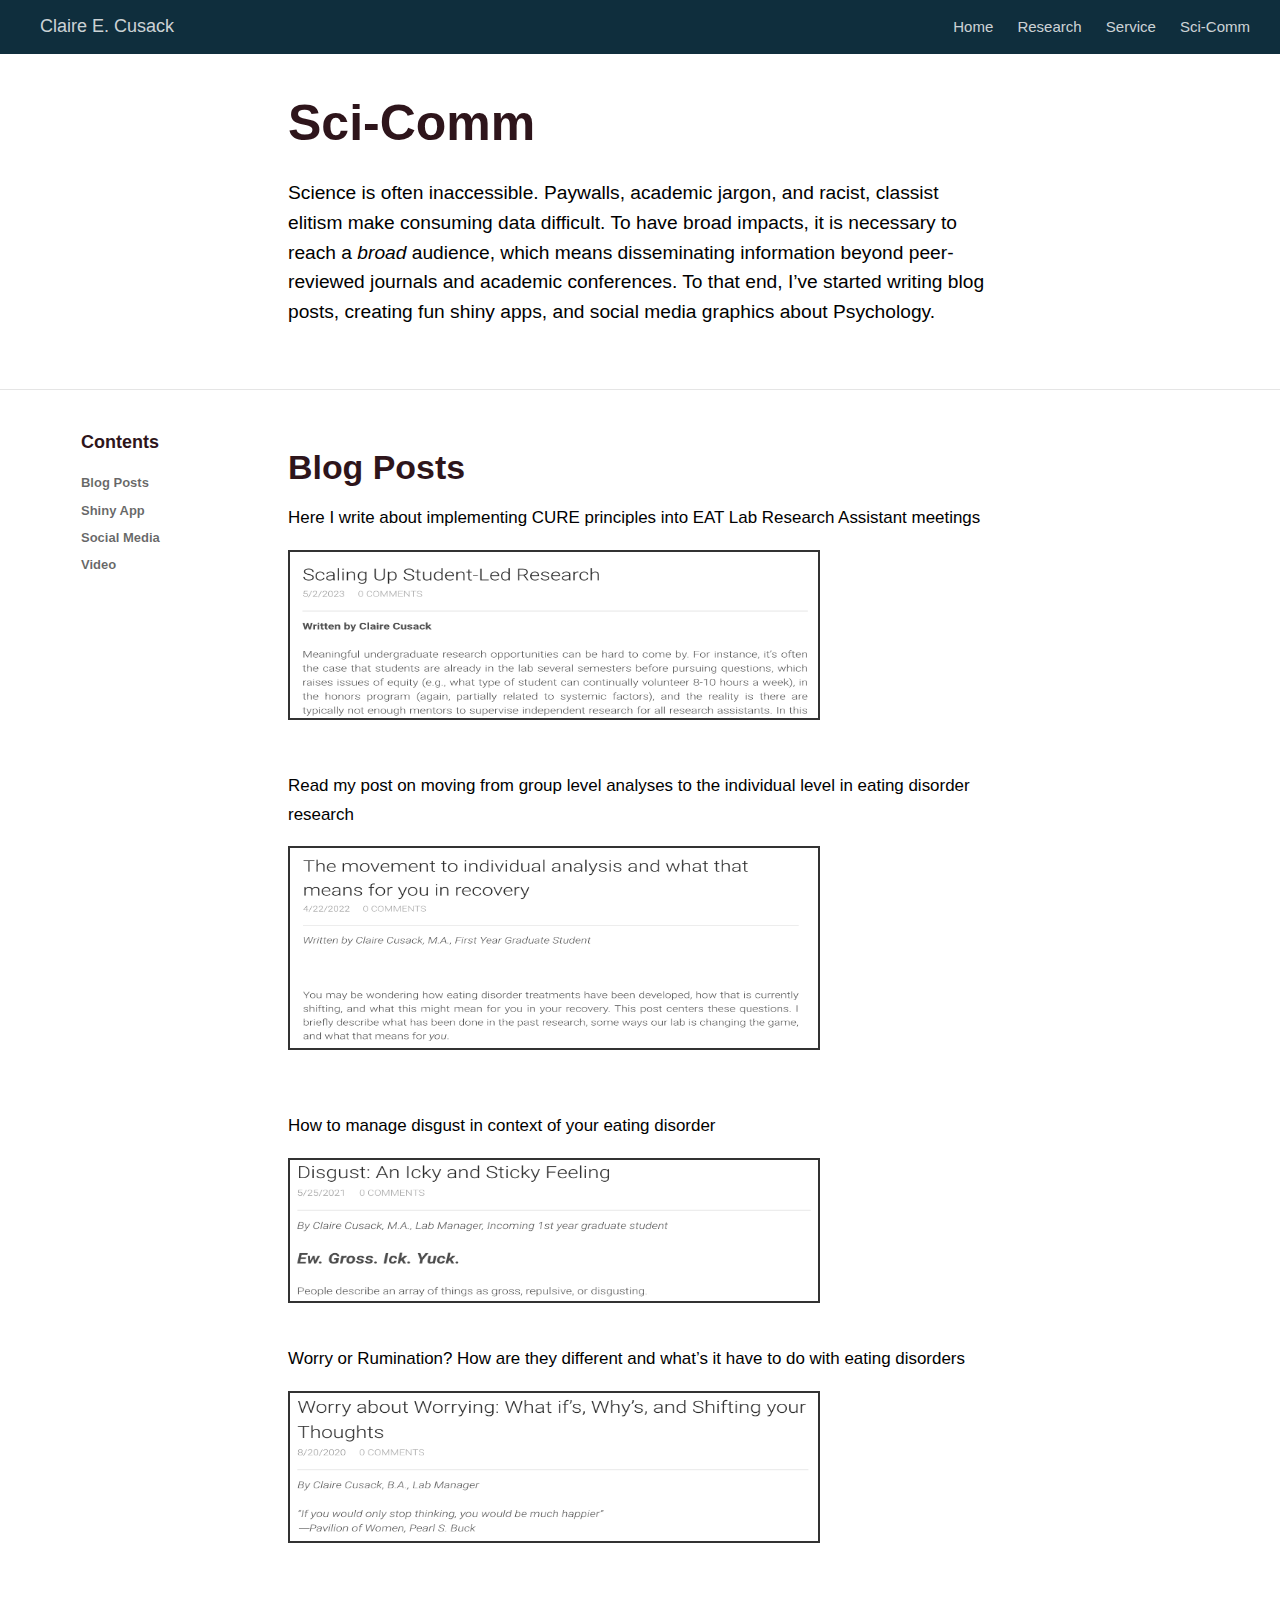
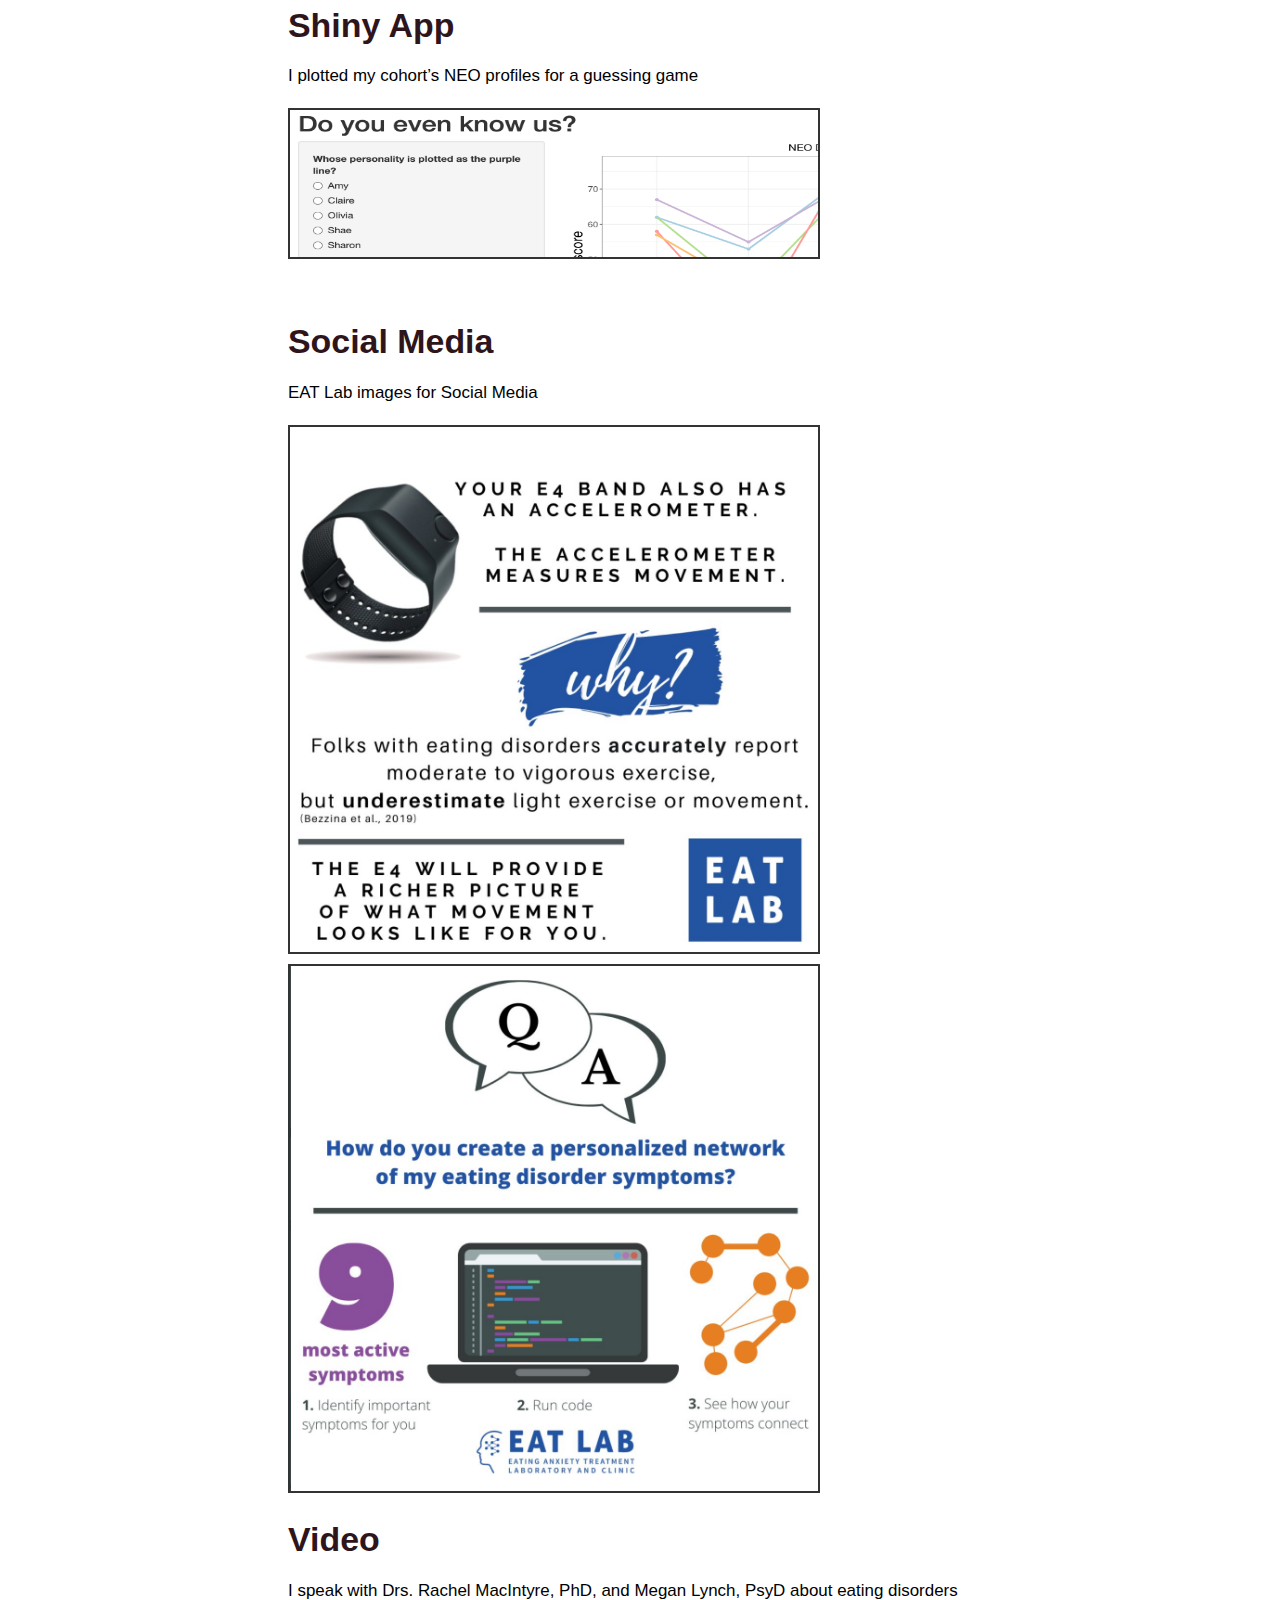
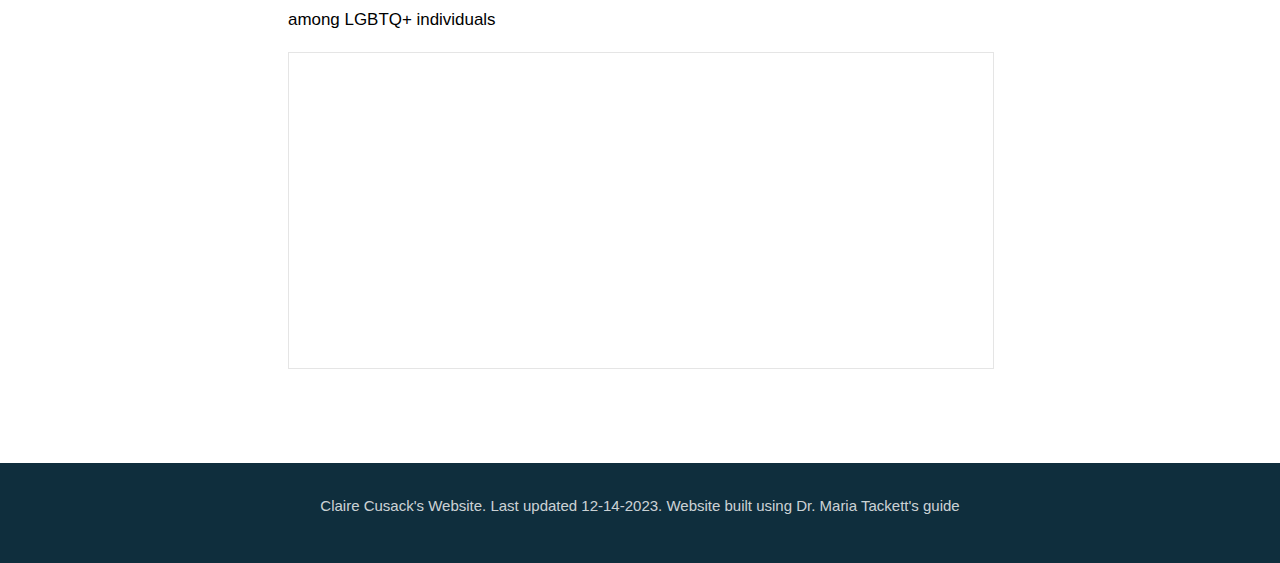
<file: docs/scicomm.html>
<!DOCTYPE html>

<html xmlns="http://www.w3.org/1999/xhtml" lang="" xml:lang="">

<head>
  <meta charset="utf-8"/>
  <meta name="viewport" content="width=device-width, initial-scale=1"/>
  <meta http-equiv="X-UA-Compatible" content="IE=Edge,chrome=1"/>
  <meta name="generator" content="distill" />

  <style type="text/css">
  /* Hide doc at startup (prevent jankiness while JS renders/transforms) */
  body {
    visibility: hidden;
  }
  </style>

 <!--radix_placeholder_import_source-->
 <!--/radix_placeholder_import_source-->

<style type="text/css">code{white-space: pre;}</style>
<style type="text/css" data-origin="pandoc">
pre > code.sourceCode { white-space: pre; position: relative; }
pre > code.sourceCode > span { display: inline-block; line-height: 1.25; }
pre > code.sourceCode > span:empty { height: 1.2em; }
.sourceCode { overflow: visible; }
code.sourceCode > span { color: inherit; text-decoration: inherit; }
div.sourceCode { margin: 1em 0; }
pre.sourceCode { margin: 0; }
@media screen {
div.sourceCode { overflow: auto; }
}
@media print {
pre > code.sourceCode { white-space: pre-wrap; }
pre > code.sourceCode > span { text-indent: -5em; padding-left: 5em; }
}
pre.numberSource code
  { counter-reset: source-line 0; }
pre.numberSource code > span
  { position: relative; left: -4em; counter-increment: source-line; }
pre.numberSource code > span > a:first-child::before
  { content: counter(source-line);
    position: relative; left: -1em; text-align: right; vertical-align: baseline;
    border: none; display: inline-block;
    -webkit-touch-callout: none; -webkit-user-select: none;
    -khtml-user-select: none; -moz-user-select: none;
    -ms-user-select: none; user-select: none;
    padding: 0 4px; width: 4em;
    color: #aaaaaa;
  }
pre.numberSource { margin-left: 3em; border-left: 1px solid #aaaaaa;  padding-left: 4px; }
div.sourceCode
  { color: #00769e; background-color: #f1f3f5; }
@media screen {
pre > code.sourceCode > span > a:first-child::before { text-decoration: underline; }
}
code span { color: #00769e; } /* Normal */
code span.al { color: #ad0000; } /* Alert */
code span.an { color: #5e5e5e; } /* Annotation */
code span.at { color: #657422; } /* Attribute */
code span.bn { color: #ad0000; } /* BaseN */
code span.bu { } /* BuiltIn */
code span.cf { color: #00769e; } /* ControlFlow */
code span.ch { color: #20794d; } /* Char */
code span.cn { color: #8f5902; } /* Constant */
code span.co { color: #5e5e5e; } /* Comment */
code span.cv { color: #5e5e5e; font-style: italic; } /* CommentVar */
code span.do { color: #5e5e5e; font-style: italic; } /* Documentation */
code span.dt { color: #ad0000; } /* DataType */
code span.dv { color: #ad0000; } /* DecVal */
code span.er { color: #ad0000; } /* Error */
code span.ex { } /* Extension */
code span.fl { color: #ad0000; } /* Float */
code span.fu { color: #4758ab; } /* Function */
code span.im { } /* Import */
code span.in { color: #5e5e5e; } /* Information */
code span.kw { color: #00769e; } /* Keyword */
code span.op { color: #5e5e5e; } /* Operator */
code span.ot { color: #00769e; } /* Other */
code span.pp { color: #ad0000; } /* Preprocessor */
code span.sc { color: #5e5e5e; } /* SpecialChar */
code span.ss { color: #20794d; } /* SpecialString */
code span.st { color: #20794d; } /* String */
code span.va { color: #111111; } /* Variable */
code span.vs { color: #20794d; } /* VerbatimString */
code span.wa { color: #5e5e5e; font-style: italic; } /* Warning */
</style>


  <!--radix_placeholder_meta_tags-->
  <title>Claire E. Cusack: Sci-Comm</title>

  <meta property="description" itemprop="description" content="Science is often inaccessible. Paywalls, academic jargon, and racist, classist elitism make consuming data difficult. To have broad impacts, it is necessary to reach a *broad* audience, which means disseminating information beyond peer-reviewed journals and academic conferences. To that end, I&#39;ve started writing blog posts, creating fun shiny apps, and social media graphics about Psychology."/>



  <!--  https://developers.facebook.com/docs/sharing/webmasters#markup -->
  <meta property="og:title" content="Claire E. Cusack: Sci-Comm"/>
  <meta property="og:type" content="article"/>
  <meta property="og:description" content="Science is often inaccessible. Paywalls, academic jargon, and racist, classist elitism make consuming data difficult. To have broad impacts, it is necessary to reach a *broad* audience, which means disseminating information beyond peer-reviewed journals and academic conferences. To that end, I&#39;ve started writing blog posts, creating fun shiny apps, and social media graphics about Psychology."/>
  <meta property="og:locale" content="en_US"/>
  <meta property="og:site_name" content="Claire E. Cusack"/>

  <!--  https://dev.twitter.com/cards/types/summary -->
  <meta property="twitter:card" content="summary"/>
  <meta property="twitter:title" content="Claire E. Cusack: Sci-Comm"/>
  <meta property="twitter:description" content="Science is often inaccessible. Paywalls, academic jargon, and racist, classist elitism make consuming data difficult. To have broad impacts, it is necessary to reach a *broad* audience, which means disseminating information beyond peer-reviewed journals and academic conferences. To that end, I&#39;ve started writing blog posts, creating fun shiny apps, and social media graphics about Psychology."/>

  <!--/radix_placeholder_meta_tags-->
  <!--radix_placeholder_rmarkdown_metadata-->

  <script type="text/json" id="radix-rmarkdown-metadata">
  {"type":"list","attributes":{"names":{"type":"character","attributes":{},"value":["title","description","output"]}},"value":[{"type":"character","attributes":{},"value":["Sci-Comm"]},{"type":"character","attributes":{},"value":["Science is often inaccessible. Paywalls, academic jargon, and racist, classist elitism make consuming data difficult. To have broad impacts, it is necessary to reach a *broad* audience, which means disseminating information beyond peer-reviewed journals and academic conferences. To that end, I've started writing blog posts, creating fun shiny apps, and social media graphics about Psychology.\n"]},{"type":"list","attributes":{"names":{"type":"character","attributes":{},"value":["distill::distill_article"]}},"value":[{"type":"list","attributes":{"names":{"type":"character","attributes":{},"value":["toc","toc_float","theme","df_print"]}},"value":[{"type":"logical","attributes":{},"value":[true]},{"type":"logical","attributes":{},"value":[true]},{"type":"character","attributes":{},"value":["cosmo"]},{"type":"character","attributes":{},"value":["paged"]}]}]}]}
  </script>
  <!--/radix_placeholder_rmarkdown_metadata-->
  <!--radix_placeholder_navigation_in_header-->
  <meta name="distill:offset" content=""/>

  <script type="application/javascript">

    window.headroom_prevent_pin = false;

    window.document.addEventListener("DOMContentLoaded", function (event) {

      // initialize headroom for banner
      var header = $('header').get(0);
      var headerHeight = header.offsetHeight;
      var headroom = new Headroom(header, {
        tolerance: 5,
        onPin : function() {
          if (window.headroom_prevent_pin) {
            window.headroom_prevent_pin = false;
            headroom.unpin();
          }
        }
      });
      headroom.init();
      if(window.location.hash)
        headroom.unpin();
      $(header).addClass('headroom--transition');

      // offset scroll location for banner on hash change
      // (see: https://github.com/WickyNilliams/headroom.js/issues/38)
      window.addEventListener("hashchange", function(event) {
        window.scrollTo(0, window.pageYOffset - (headerHeight + 25));
      });

      // responsive menu
      $('.distill-site-header').each(function(i, val) {
        var topnav = $(this);
        var toggle = topnav.find('.nav-toggle');
        toggle.on('click', function() {
          topnav.toggleClass('responsive');
        });
      });

      // nav dropdowns
      $('.nav-dropbtn').click(function(e) {
        $(this).next('.nav-dropdown-content').toggleClass('nav-dropdown-active');
        $(this).parent().siblings('.nav-dropdown')
           .children('.nav-dropdown-content').removeClass('nav-dropdown-active');
      });
      $("body").click(function(e){
        $('.nav-dropdown-content').removeClass('nav-dropdown-active');
      });
      $(".nav-dropdown").click(function(e){
        e.stopPropagation();
      });
    });
  </script>

  <style type="text/css">

  /* Theme (user-documented overrideables for nav appearance) */

  .distill-site-nav {
    color: rgba(255, 255, 255, 0.8);
    background-color: #0F2E3D;
    font-size: 15px;
    font-weight: 300;
  }

  .distill-site-nav a {
    color: inherit;
    text-decoration: none;
  }

  .distill-site-nav a:hover {
    color: white;
  }

  @media print {
    .distill-site-nav {
      display: none;
    }
  }

  .distill-site-header {

  }

  .distill-site-footer {

  }


  /* Site Header */

  .distill-site-header {
    width: 100%;
    box-sizing: border-box;
    z-index: 3;
  }

  .distill-site-header .nav-left {
    display: inline-block;
    margin-left: 8px;
  }

  @media screen and (max-width: 768px) {
    .distill-site-header .nav-left {
      margin-left: 0;
    }
  }


  .distill-site-header .nav-right {
    float: right;
    margin-right: 8px;
  }

  .distill-site-header a,
  .distill-site-header .title {
    display: inline-block;
    text-align: center;
    padding: 14px 10px 14px 10px;
  }

  .distill-site-header .title {
    font-size: 18px;
    min-width: 150px;
  }

  .distill-site-header .logo {
    padding: 0;
  }

  .distill-site-header .logo img {
    display: none;
    max-height: 20px;
    width: auto;
    margin-bottom: -4px;
  }

  .distill-site-header .nav-image img {
    max-height: 18px;
    width: auto;
    display: inline-block;
    margin-bottom: -3px;
  }



  @media screen and (min-width: 1000px) {
    .distill-site-header .logo img {
      display: inline-block;
    }
    .distill-site-header .nav-left {
      margin-left: 20px;
    }
    .distill-site-header .nav-right {
      margin-right: 20px;
    }
    .distill-site-header .title {
      padding-left: 12px;
    }
  }


  .distill-site-header .nav-toggle {
    display: none;
  }

  .nav-dropdown {
    display: inline-block;
    position: relative;
  }

  .nav-dropdown .nav-dropbtn {
    border: none;
    outline: none;
    color: rgba(255, 255, 255, 0.8);
    padding: 16px 10px;
    background-color: transparent;
    font-family: inherit;
    font-size: inherit;
    font-weight: inherit;
    margin: 0;
    margin-top: 1px;
    z-index: 2;
  }

  .nav-dropdown-content {
    display: none;
    position: absolute;
    background-color: white;
    min-width: 200px;
    border: 1px solid rgba(0,0,0,0.15);
    border-radius: 4px;
    box-shadow: 0px 8px 16px 0px rgba(0,0,0,0.1);
    z-index: 1;
    margin-top: 2px;
    white-space: nowrap;
    padding-top: 4px;
    padding-bottom: 4px;
  }

  .nav-dropdown-content hr {
    margin-top: 4px;
    margin-bottom: 4px;
    border: none;
    border-bottom: 1px solid rgba(0, 0, 0, 0.1);
  }

  .nav-dropdown-active {
    display: block;
  }

  .nav-dropdown-content a, .nav-dropdown-content .nav-dropdown-header {
    color: black;
    padding: 6px 24px;
    text-decoration: none;
    display: block;
    text-align: left;
  }

  .nav-dropdown-content .nav-dropdown-header {
    display: block;
    padding: 5px 24px;
    padding-bottom: 0;
    text-transform: uppercase;
    font-size: 14px;
    color: #999999;
    white-space: nowrap;
  }

  .nav-dropdown:hover .nav-dropbtn {
    color: white;
  }

  .nav-dropdown-content a:hover {
    background-color: #ddd;
    color: black;
  }

  .nav-right .nav-dropdown-content {
    margin-left: -45%;
    right: 0;
  }

  @media screen and (max-width: 768px) {
    .distill-site-header a, .distill-site-header .nav-dropdown  {display: none;}
    .distill-site-header a.nav-toggle {
      float: right;
      display: block;
    }
    .distill-site-header .title {
      margin-left: 0;
    }
    .distill-site-header .nav-right {
      margin-right: 0;
    }
    .distill-site-header {
      overflow: hidden;
    }
    .nav-right .nav-dropdown-content {
      margin-left: 0;
    }
  }


  @media screen and (max-width: 768px) {
    .distill-site-header.responsive {position: relative; min-height: 500px; }
    .distill-site-header.responsive a.nav-toggle {
      position: absolute;
      right: 0;
      top: 0;
    }
    .distill-site-header.responsive a,
    .distill-site-header.responsive .nav-dropdown {
      display: block;
      text-align: left;
    }
    .distill-site-header.responsive .nav-left,
    .distill-site-header.responsive .nav-right {
      width: 100%;
    }
    .distill-site-header.responsive .nav-dropdown {float: none;}
    .distill-site-header.responsive .nav-dropdown-content {position: relative;}
    .distill-site-header.responsive .nav-dropdown .nav-dropbtn {
      display: block;
      width: 100%;
      text-align: left;
    }
  }

  /* Site Footer */

  .distill-site-footer {
    width: 100%;
    overflow: hidden;
    box-sizing: border-box;
    z-index: 3;
    margin-top: 30px;
    padding-top: 30px;
    padding-bottom: 30px;
    text-align: center;
  }

  /* Headroom */

  d-title {
    padding-top: 6rem;
  }

  @media print {
    d-title {
      padding-top: 4rem;
    }
  }

  .headroom {
    z-index: 1000;
    position: fixed;
    top: 0;
    left: 0;
    right: 0;
  }

  .headroom--transition {
    transition: all .4s ease-in-out;
  }

  .headroom--unpinned {
    top: -100px;
  }

  .headroom--pinned {
    top: 0;
  }

  /* adjust viewport for navbar height */
  /* helps vertically center bootstrap (non-distill) content */
  .min-vh-100 {
    min-height: calc(100vh - 100px) !important;
  }

  </style>

  <script src="site_libs/jquery-3.6.0/jquery-3.6.0.min.js"></script>
  <link href="site_libs/font-awesome-6.4.2/css/all.min.css" rel="stylesheet"/>
  <link href="site_libs/font-awesome-6.4.2/css/v4-shims.min.css" rel="stylesheet"/>
  <script src="site_libs/headroom-0.9.4/headroom.min.js"></script>
  <script src="site_libs/autocomplete-0.37.1/autocomplete.min.js"></script>
  <script src="site_libs/fuse-6.4.1/fuse.min.js"></script>

  <script type="application/javascript">

  function getMeta(metaName) {
    var metas = document.getElementsByTagName('meta');
    for (let i = 0; i < metas.length; i++) {
      if (metas[i].getAttribute('name') === metaName) {
        return metas[i].getAttribute('content');
      }
    }
    return '';
  }

  function offsetURL(url) {
    var offset = getMeta('distill:offset');
    return offset ? offset + '/' + url : url;
  }

  function createFuseIndex() {

    // create fuse index
    var options = {
      keys: [
        { name: 'title', weight: 20 },
        { name: 'categories', weight: 15 },
        { name: 'description', weight: 10 },
        { name: 'contents', weight: 5 },
      ],
      ignoreLocation: true,
      threshold: 0
    };
    var fuse = new window.Fuse([], options);

    // fetch the main search.json
    return fetch(offsetURL('search.json'))
      .then(function(response) {
        if (response.status == 200) {
          return response.json().then(function(json) {
            // index main articles
            json.articles.forEach(function(article) {
              fuse.add(article);
            });
            // download collections and index their articles
            return Promise.all(json.collections.map(function(collection) {
              return fetch(offsetURL(collection)).then(function(response) {
                if (response.status === 200) {
                  return response.json().then(function(articles) {
                    articles.forEach(function(article) {
                      fuse.add(article);
                    });
                  })
                } else {
                  return Promise.reject(
                    new Error('Unexpected status from search index request: ' +
                              response.status)
                  );
                }
              });
            })).then(function() {
              return fuse;
            });
          });

        } else {
          return Promise.reject(
            new Error('Unexpected status from search index request: ' +
                        response.status)
          );
        }
      });
  }

  window.document.addEventListener("DOMContentLoaded", function (event) {

    // get search element (bail if we don't have one)
    var searchEl = window.document.getElementById('distill-search');
    if (!searchEl)
      return;

    createFuseIndex()
      .then(function(fuse) {

        // make search box visible
        searchEl.classList.remove('hidden');

        // initialize autocomplete
        var options = {
          autoselect: true,
          hint: false,
          minLength: 2,
        };
        window.autocomplete(searchEl, options, [{
          source: function(query, callback) {
            const searchOptions = {
              isCaseSensitive: false,
              shouldSort: true,
              minMatchCharLength: 2,
              limit: 10,
            };
            var results = fuse.search(query, searchOptions);
            callback(results
              .map(function(result) { return result.item; })
            );
          },
          templates: {
            suggestion: function(suggestion) {
              var img = suggestion.preview && Object.keys(suggestion.preview).length > 0
                ? `<img src="${offsetURL(suggestion.preview)}"</img>`
                : '';
              var html = `
                <div class="search-item">
                  <h3>${suggestion.title}</h3>
                  <div class="search-item-description">
                    ${suggestion.description || ''}
                  </div>
                  <div class="search-item-preview">
                    ${img}
                  </div>
                </div>
              `;
              return html;
            }
          }
        }]).on('autocomplete:selected', function(event, suggestion) {
          window.location.href = offsetURL(suggestion.path);
        });
        // remove inline display style on autocompleter (we want to
        // manage responsive display via css)
        $('.algolia-autocomplete').css("display", "");
      })
      .catch(function(error) {
        console.log(error);
      });

  });

  </script>

  <style type="text/css">

  .nav-search {
    font-size: x-small;
  }

  /* Algolioa Autocomplete */

  .algolia-autocomplete {
    display: inline-block;
    margin-left: 10px;
    vertical-align: sub;
    background-color: white;
    color: black;
    padding: 6px;
    padding-top: 8px;
    padding-bottom: 0;
    border-radius: 6px;
    border: 1px #0F2E3D solid;
    width: 180px;
  }


  @media screen and (max-width: 768px) {
    .distill-site-nav .algolia-autocomplete {
      display: none;
      visibility: hidden;
    }
    .distill-site-nav.responsive .algolia-autocomplete {
      display: inline-block;
      visibility: visible;
    }
    .distill-site-nav.responsive .algolia-autocomplete .aa-dropdown-menu {
      margin-left: 0;
      width: 400px;
      max-height: 400px;
    }
  }

  .algolia-autocomplete .aa-input, .algolia-autocomplete .aa-hint {
    width: 90%;
    outline: none;
    border: none;
  }

  .algolia-autocomplete .aa-hint {
    color: #999;
  }
  .algolia-autocomplete .aa-dropdown-menu {
    width: 550px;
    max-height: 70vh;
    overflow-x: visible;
    overflow-y: scroll;
    padding: 5px;
    margin-top: 3px;
    margin-left: -150px;
    background-color: #fff;
    border-radius: 5px;
    border: 1px solid #999;
    border-top: none;
  }

  .algolia-autocomplete .aa-dropdown-menu .aa-suggestion {
    cursor: pointer;
    padding: 5px 4px;
    border-bottom: 1px solid #eee;
  }

  .algolia-autocomplete .aa-dropdown-menu .aa-suggestion:last-of-type {
    border-bottom: none;
    margin-bottom: 2px;
  }

  .algolia-autocomplete .aa-dropdown-menu .aa-suggestion .search-item {
    overflow: hidden;
    font-size: 0.8em;
    line-height: 1.4em;
  }

  .algolia-autocomplete .aa-dropdown-menu .aa-suggestion .search-item h3 {
    font-size: 1rem;
    margin-block-start: 0;
    margin-block-end: 5px;
  }

  .algolia-autocomplete .aa-dropdown-menu .aa-suggestion .search-item-description {
    display: inline-block;
    overflow: hidden;
    height: 2.8em;
    width: 80%;
    margin-right: 4%;
  }

  .algolia-autocomplete .aa-dropdown-menu .aa-suggestion .search-item-preview {
    display: inline-block;
    width: 15%;
  }

  .algolia-autocomplete .aa-dropdown-menu .aa-suggestion .search-item-preview img {
    height: 3em;
    width: auto;
    display: none;
  }

  .algolia-autocomplete .aa-dropdown-menu .aa-suggestion .search-item-preview img[src] {
    display: initial;
  }

  .algolia-autocomplete .aa-dropdown-menu .aa-suggestion.aa-cursor {
    background-color: #eee;
  }
  .algolia-autocomplete .aa-dropdown-menu .aa-suggestion em {
    font-weight: bold;
    font-style: normal;
  }

  </style>


  <!--/radix_placeholder_navigation_in_header-->
  <!--radix_placeholder_distill-->

  <style type="text/css">

  body {
    background-color: white;
  }

  .pandoc-table {
    width: 100%;
  }

  .pandoc-table>caption {
    margin-bottom: 10px;
  }

  .pandoc-table th:not([align]) {
    text-align: left;
  }

  .pagedtable-footer {
    font-size: 15px;
  }

  d-byline .byline {
    grid-template-columns: 2fr 2fr;
  }

  d-byline .byline h3 {
    margin-block-start: 1.5em;
  }

  d-byline .byline .authors-affiliations h3 {
    margin-block-start: 0.5em;
  }

  .authors-affiliations .orcid-id {
    width: 16px;
    height:16px;
    margin-left: 4px;
    margin-right: 4px;
    vertical-align: middle;
    padding-bottom: 2px;
  }

  d-title .dt-tags {
    margin-top: 1em;
    grid-column: text;
  }

  .dt-tags .dt-tag {
    text-decoration: none;
    display: inline-block;
    color: rgba(0,0,0,0.6);
    padding: 0em 0.4em;
    margin-right: 0.5em;
    margin-bottom: 0.4em;
    font-size: 70%;
    border: 1px solid rgba(0,0,0,0.2);
    border-radius: 3px;
    text-transform: uppercase;
    font-weight: 500;
  }

  d-article table.gt_table td,
  d-article table.gt_table th {
    border-bottom: none;
    font-size: 100%;
  }

  .html-widget {
    margin-bottom: 2.0em;
  }

  .l-screen-inset {
    padding-right: 16px;
  }

  .l-screen .caption {
    margin-left: 10px;
  }

  .shaded {
    background: rgb(247, 247, 247);
    padding-top: 20px;
    padding-bottom: 20px;
    border-top: 1px solid rgba(0, 0, 0, 0.1);
    border-bottom: 1px solid rgba(0, 0, 0, 0.1);
  }

  .shaded .html-widget {
    margin-bottom: 0;
    border: 1px solid rgba(0, 0, 0, 0.1);
  }

  .shaded .shaded-content {
    background: white;
  }

  .text-output {
    margin-top: 0;
    line-height: 1.5em;
  }

  .hidden {
    display: none !important;
  }

  hr.section-separator {
    border: none;
    border-top: 1px solid rgba(0, 0, 0, 0.1);
    margin: 0px;
  }


  d-byline {
    border-top: none;
  }

  d-article {
    padding-top: 2.5rem;
    padding-bottom: 30px;
    border-top: none;
  }

  d-appendix {
    padding-top: 30px;
  }

  d-article>p>img {
    width: 100%;
  }

  d-article h2 {
    margin: 1rem 0 1.5rem 0;
  }

  d-article h3 {
    margin-top: 1.5rem;
  }

  d-article iframe {
    border: 1px solid rgba(0, 0, 0, 0.1);
    margin-bottom: 2.0em;
    width: 100%;
  }

  /* Tweak code blocks */

  d-article div.sourceCode code,
  d-article pre code {
    font-family: Consolas, Monaco, 'Andale Mono', 'Ubuntu Mono', monospace;
  }

  d-article pre,
  d-article div.sourceCode,
  d-article div.sourceCode pre {
    overflow: auto;
  }

  d-article div.sourceCode {
    background-color: white;
  }

  d-article div.sourceCode pre {
    padding-left: 10px;
    font-size: 12px;
    border-left: 2px solid rgba(0,0,0,0.1);
  }

  d-article pre {
    font-size: 12px;
    color: black;
    background: none;
    margin-top: 0;
    text-align: left;
    white-space: pre;
    word-spacing: normal;
    word-break: normal;
    word-wrap: normal;
    line-height: 1.5;

    -moz-tab-size: 4;
    -o-tab-size: 4;
    tab-size: 4;

    -webkit-hyphens: none;
    -moz-hyphens: none;
    -ms-hyphens: none;
    hyphens: none;
  }

  d-article pre a {
    border-bottom: none;
  }

  d-article pre a:hover {
    border-bottom: none;
    text-decoration: underline;
  }

  d-article details {
    grid-column: text;
    margin-bottom: 0.8em;
  }

  @media(min-width: 768px) {

  d-article pre,
  d-article div.sourceCode,
  d-article div.sourceCode pre {
    overflow: visible !important;
  }

  d-article div.sourceCode pre {
    padding-left: 18px;
    font-size: 14px;
  }

  /* tweak for Pandoc numbered line within distill */
  d-article pre.numberSource code > span {
      left: -2em;
  }

  d-article pre {
    font-size: 14px;
  }

  }

  figure img.external {
    background: white;
    border: 1px solid rgba(0, 0, 0, 0.1);
    box-shadow: 0 1px 8px rgba(0, 0, 0, 0.1);
    padding: 18px;
    box-sizing: border-box;
  }

  /* CSS for d-contents */

  .d-contents {
    grid-column: text;
    color: rgba(0,0,0,0.8);
    font-size: 0.9em;
    padding-bottom: 1em;
    margin-bottom: 1em;
    padding-bottom: 0.5em;
    margin-bottom: 1em;
    padding-left: 0.25em;
    justify-self: start;
  }

  @media(min-width: 1000px) {
    .d-contents.d-contents-float {
      height: 0;
      grid-column-start: 1;
      grid-column-end: 4;
      justify-self: center;
      padding-right: 3em;
      padding-left: 2em;
    }
  }

  .d-contents nav h3 {
    font-size: 18px;
    margin-top: 0;
    margin-bottom: 1em;
  }

  .d-contents li {
    list-style-type: none
  }

  .d-contents nav > ul {
    padding-left: 0;
  }

  .d-contents ul {
    padding-left: 1em
  }

  .d-contents nav ul li {
    margin-top: 0.6em;
    margin-bottom: 0.2em;
  }

  .d-contents nav a {
    font-size: 13px;
    border-bottom: none;
    text-decoration: none
    color: rgba(0, 0, 0, 0.8);
  }

  .d-contents nav a:hover {
    text-decoration: underline solid rgba(0, 0, 0, 0.6)
  }

  .d-contents nav > ul > li > a {
    font-weight: 600;
  }

  .d-contents nav > ul > li > ul {
    font-weight: inherit;
  }

  .d-contents nav > ul > li > ul > li {
    margin-top: 0.2em;
  }


  .d-contents nav ul {
    margin-top: 0;
    margin-bottom: 0.25em;
  }

  .d-article-with-toc h2:nth-child(2) {
    margin-top: 0;
  }


  /* Figure */

  .figure {
    position: relative;
    margin-bottom: 2.5em;
    margin-top: 1.5em;
  }

  .figure .caption {
    color: rgba(0, 0, 0, 0.6);
    font-size: 12px;
    line-height: 1.5em;
  }

  .figure img.external {
    background: white;
    border: 1px solid rgba(0, 0, 0, 0.1);
    box-shadow: 0 1px 8px rgba(0, 0, 0, 0.1);
    padding: 18px;
    box-sizing: border-box;
  }

  .figure .caption a {
    color: rgba(0, 0, 0, 0.6);
  }

  .figure .caption b,
  .figure .caption strong, {
    font-weight: 600;
    color: rgba(0, 0, 0, 1.0);
  }

  /* Citations */

  d-article .citation {
    color: inherit;
    cursor: inherit;
  }

  div.hanging-indent{
    margin-left: 1em; text-indent: -1em;
  }

  /* Citation hover box */

  .tippy-box[data-theme~=light-border] {
    background-color: rgba(250, 250, 250, 0.95);
  }

  .tippy-content > p {
    margin-bottom: 0;
    padding: 2px;
  }


  /* Tweak 1000px media break to show more text */

  @media(min-width: 1000px) {
    .base-grid,
    distill-header,
    d-title,
    d-abstract,
    d-article,
    d-appendix,
    distill-appendix,
    d-byline,
    d-footnote-list,
    d-citation-list,
    distill-footer {
      grid-template-columns: [screen-start] 1fr [page-start kicker-start] 80px [middle-start] 50px [text-start kicker-end] 65px 65px 65px 65px 65px 65px 65px 65px [text-end gutter-start] 65px [middle-end] 65px [page-end gutter-end] 1fr [screen-end];
      grid-column-gap: 16px;
    }

    .grid {
      grid-column-gap: 16px;
    }

    d-article {
      font-size: 1.06rem;
      line-height: 1.7em;
    }
    figure .caption, .figure .caption, figure figcaption {
      font-size: 13px;
    }
  }

  @media(min-width: 1180px) {
    .base-grid,
    distill-header,
    d-title,
    d-abstract,
    d-article,
    d-appendix,
    distill-appendix,
    d-byline,
    d-footnote-list,
    d-citation-list,
    distill-footer {
      grid-template-columns: [screen-start] 1fr [page-start kicker-start] 60px [middle-start] 60px [text-start kicker-end] 60px 60px 60px 60px 60px 60px 60px 60px [text-end gutter-start] 60px [middle-end] 60px [page-end gutter-end] 1fr [screen-end];
      grid-column-gap: 32px;
    }

    .grid {
      grid-column-gap: 32px;
    }
  }


  /* Get the citation styles for the appendix (not auto-injected on render since
     we do our own rendering of the citation appendix) */

  d-appendix .citation-appendix,
  .d-appendix .citation-appendix {
    font-size: 11px;
    line-height: 15px;
    border-left: 1px solid rgba(0, 0, 0, 0.1);
    padding-left: 18px;
    border: 1px solid rgba(0,0,0,0.1);
    background: rgba(0, 0, 0, 0.02);
    padding: 10px 18px;
    border-radius: 3px;
    color: rgba(150, 150, 150, 1);
    overflow: hidden;
    margin-top: -12px;
    white-space: pre-wrap;
    word-wrap: break-word;
  }

  /* Include appendix styles here so they can be overridden */

  d-appendix {
    contain: layout style;
    font-size: 0.8em;
    line-height: 1.7em;
    margin-top: 60px;
    margin-bottom: 0;
    border-top: 1px solid rgba(0, 0, 0, 0.1);
    color: rgba(0,0,0,0.5);
    padding-top: 60px;
    padding-bottom: 48px;
  }

  d-appendix h3 {
    grid-column: page-start / text-start;
    font-size: 15px;
    font-weight: 500;
    margin-top: 1em;
    margin-bottom: 0;
    color: rgba(0,0,0,0.65);
  }

  d-appendix h3 + * {
    margin-top: 1em;
  }

  d-appendix ol {
    padding: 0 0 0 15px;
  }

  @media (min-width: 768px) {
    d-appendix ol {
      padding: 0 0 0 30px;
      margin-left: -30px;
    }
  }

  d-appendix li {
    margin-bottom: 1em;
  }

  d-appendix a {
    color: rgba(0, 0, 0, 0.6);
  }

  d-appendix > * {
    grid-column: text;
  }

  d-appendix > d-footnote-list,
  d-appendix > d-citation-list,
  d-appendix > distill-appendix {
    grid-column: screen;
  }

  /* Include footnote styles here so they can be overridden */

  d-footnote-list {
    contain: layout style;
  }

  d-footnote-list > * {
    grid-column: text;
  }

  d-footnote-list a.footnote-backlink {
    color: rgba(0,0,0,0.3);
    padding-left: 0.5em;
  }



  /* Anchor.js */

  .anchorjs-link {
    /*transition: all .25s linear; */
    text-decoration: none;
    border-bottom: none;
  }
  *:hover > .anchorjs-link {
    margin-left: -1.125em !important;
    text-decoration: none;
    border-bottom: none;
  }

  /* Social footer */

  .social_footer {
    margin-top: 30px;
    margin-bottom: 0;
    color: rgba(0,0,0,0.67);
  }

  .disqus-comments {
    margin-right: 30px;
  }

  .disqus-comment-count {
    border-bottom: 1px solid rgba(0, 0, 0, 0.4);
    cursor: pointer;
  }

  #disqus_thread {
    margin-top: 30px;
  }

  .article-sharing a {
    border-bottom: none;
    margin-right: 8px;
  }

  .article-sharing a:hover {
    border-bottom: none;
  }

  .sidebar-section.subscribe {
    font-size: 12px;
    line-height: 1.6em;
  }

  .subscribe p {
    margin-bottom: 0.5em;
  }


  .article-footer .subscribe {
    font-size: 15px;
    margin-top: 45px;
  }


  .sidebar-section.custom {
    font-size: 12px;
    line-height: 1.6em;
  }

  .custom p {
    margin-bottom: 0.5em;
  }

  /* Styles for listing layout (hide title) */
  .layout-listing d-title, .layout-listing .d-title {
    display: none;
  }

  /* Styles for posts lists (not auto-injected) */


  .posts-with-sidebar {
    padding-left: 45px;
    padding-right: 45px;
  }

  .posts-list .description h2,
  .posts-list .description p {
    font-family: -apple-system, BlinkMacSystemFont, "Segoe UI", Roboto, Oxygen, Ubuntu, Cantarell, "Fira Sans", "Droid Sans", "Helvetica Neue", Arial, sans-serif;
  }

  .posts-list .description h2 {
    font-weight: 700;
    border-bottom: none;
    padding-bottom: 0;
  }

  .posts-list h2.post-tag {
    border-bottom: 1px solid rgba(0, 0, 0, 0.2);
    padding-bottom: 12px;
  }
  .posts-list {
    margin-top: 60px;
    margin-bottom: 24px;
  }

  .posts-list .post-preview {
    text-decoration: none;
    overflow: hidden;
    display: block;
    border-bottom: 1px solid rgba(0, 0, 0, 0.1);
    padding: 24px 0;
  }

  .post-preview-last {
    border-bottom: none !important;
  }

  .posts-list .posts-list-caption {
    grid-column: screen;
    font-weight: 400;
  }

  .posts-list .post-preview h2 {
    margin: 0 0 6px 0;
    line-height: 1.2em;
    font-style: normal;
    font-size: 24px;
  }

  .posts-list .post-preview p {
    margin: 0 0 12px 0;
    line-height: 1.4em;
    font-size: 16px;
  }

  .posts-list .post-preview .thumbnail {
    box-sizing: border-box;
    margin-bottom: 24px;
    position: relative;
    max-width: 500px;
  }
  .posts-list .post-preview img {
    width: 100%;
    display: block;
  }

  .posts-list .metadata {
    font-size: 12px;
    line-height: 1.4em;
    margin-bottom: 18px;
  }

  .posts-list .metadata > * {
    display: inline-block;
  }

  .posts-list .metadata .publishedDate {
    margin-right: 2em;
  }

  .posts-list .metadata .dt-authors {
    display: block;
    margin-top: 0.3em;
    margin-right: 2em;
  }

  .posts-list .dt-tags {
    display: block;
    line-height: 1em;
  }

  .posts-list .dt-tags .dt-tag {
    display: inline-block;
    color: rgba(0,0,0,0.6);
    padding: 0.3em 0.4em;
    margin-right: 0.2em;
    margin-bottom: 0.4em;
    font-size: 60%;
    border: 1px solid rgba(0,0,0,0.2);
    border-radius: 3px;
    text-transform: uppercase;
    font-weight: 500;
  }

  .posts-list img {
    opacity: 1;
  }

  .posts-list img[data-src] {
    opacity: 0;
  }

  .posts-more {
    clear: both;
  }


  .posts-sidebar {
    font-size: 16px;
  }

  .posts-sidebar h3 {
    font-size: 16px;
    margin-top: 0;
    margin-bottom: 0.5em;
    font-weight: 400;
    text-transform: uppercase;
  }

  .sidebar-section {
    margin-bottom: 30px;
  }

  .categories ul {
    list-style-type: none;
    margin: 0;
    padding: 0;
  }

  .categories li {
    color: rgba(0, 0, 0, 0.8);
    margin-bottom: 0;
  }

  .categories li>a {
    border-bottom: none;
  }

  .categories li>a:hover {
    border-bottom: 1px solid rgba(0, 0, 0, 0.4);
  }

  .categories .active {
    font-weight: 600;
  }

  .categories .category-count {
    color: rgba(0, 0, 0, 0.4);
  }


  @media(min-width: 768px) {
    .posts-list .post-preview h2 {
      font-size: 26px;
    }
    .posts-list .post-preview .thumbnail {
      float: right;
      width: 30%;
      margin-bottom: 0;
    }
    .posts-list .post-preview .description {
      float: left;
      width: 45%;
    }
    .posts-list .post-preview .metadata {
      float: left;
      width: 20%;
      margin-top: 8px;
    }
    .posts-list .post-preview p {
      margin: 0 0 12px 0;
      line-height: 1.5em;
      font-size: 16px;
    }
    .posts-with-sidebar .posts-list {
      float: left;
      width: 75%;
    }
    .posts-with-sidebar .posts-sidebar {
      float: right;
      width: 20%;
      margin-top: 60px;
      padding-top: 24px;
      padding-bottom: 24px;
    }
  }


  /* Improve display for browsers without grid (IE/Edge <= 15) */

  .downlevel {
    line-height: 1.6em;
    font-family: -apple-system, BlinkMacSystemFont, "Segoe UI", Roboto, Oxygen, Ubuntu, Cantarell, "Fira Sans", "Droid Sans", "Helvetica Neue", Arial, sans-serif;
    margin: 0;
  }

  .downlevel .d-title {
    padding-top: 6rem;
    padding-bottom: 1.5rem;
  }

  .downlevel .d-title h1 {
    font-size: 50px;
    font-weight: 700;
    line-height: 1.1em;
    margin: 0 0 0.5rem;
  }

  .downlevel .d-title p {
    font-weight: 300;
    font-size: 1.2rem;
    line-height: 1.55em;
    margin-top: 0;
  }

  .downlevel .d-byline {
    padding-top: 0.8em;
    padding-bottom: 0.8em;
    font-size: 0.8rem;
    line-height: 1.8em;
  }

  .downlevel .section-separator {
    border: none;
    border-top: 1px solid rgba(0, 0, 0, 0.1);
  }

  .downlevel .d-article {
    font-size: 1.06rem;
    line-height: 1.7em;
    padding-top: 1rem;
    padding-bottom: 2rem;
  }


  .downlevel .d-appendix {
    padding-left: 0;
    padding-right: 0;
    max-width: none;
    font-size: 0.8em;
    line-height: 1.7em;
    margin-bottom: 0;
    color: rgba(0,0,0,0.5);
    padding-top: 40px;
    padding-bottom: 48px;
  }

  .downlevel .footnotes ol {
    padding-left: 13px;
  }

  .downlevel .base-grid,
  .downlevel .distill-header,
  .downlevel .d-title,
  .downlevel .d-abstract,
  .downlevel .d-article,
  .downlevel .d-appendix,
  .downlevel .distill-appendix,
  .downlevel .d-byline,
  .downlevel .d-footnote-list,
  .downlevel .d-citation-list,
  .downlevel .distill-footer,
  .downlevel .appendix-bottom,
  .downlevel .posts-container {
    padding-left: 40px;
    padding-right: 40px;
  }

  @media(min-width: 768px) {
    .downlevel .base-grid,
    .downlevel .distill-header,
    .downlevel .d-title,
    .downlevel .d-abstract,
    .downlevel .d-article,
    .downlevel .d-appendix,
    .downlevel .distill-appendix,
    .downlevel .d-byline,
    .downlevel .d-footnote-list,
    .downlevel .d-citation-list,
    .downlevel .distill-footer,
    .downlevel .appendix-bottom,
    .downlevel .posts-container {
    padding-left: 150px;
    padding-right: 150px;
    max-width: 900px;
  }
  }

  .downlevel pre code {
    display: block;
    border-left: 2px solid rgba(0, 0, 0, .1);
    padding: 0 0 0 20px;
    font-size: 14px;
  }

  .downlevel code, .downlevel pre {
    color: black;
    background: none;
    font-family: Consolas, Monaco, 'Andale Mono', 'Ubuntu Mono', monospace;
    text-align: left;
    white-space: pre;
    word-spacing: normal;
    word-break: normal;
    word-wrap: normal;
    line-height: 1.5;

    -moz-tab-size: 4;
    -o-tab-size: 4;
    tab-size: 4;

    -webkit-hyphens: none;
    -moz-hyphens: none;
    -ms-hyphens: none;
    hyphens: none;
  }

  .downlevel .posts-list .post-preview {
    color: inherit;
  }



  </style>

  <script type="application/javascript">

  function is_downlevel_browser() {
    if (bowser.isUnsupportedBrowser({ msie: "12", msedge: "16"},
                                   window.navigator.userAgent)) {
      return true;
    } else {
      return window.load_distill_framework === undefined;
    }
  }

  // show body when load is complete
  function on_load_complete() {

    // add anchors
    if (window.anchors) {
      window.anchors.options.placement = 'left';
      window.anchors.add('d-article > h2, d-article > h3, d-article > h4, d-article > h5');
    }


    // set body to visible
    document.body.style.visibility = 'visible';

    // force redraw for leaflet widgets
    if (window.HTMLWidgets) {
      var maps = window.HTMLWidgets.findAll(".leaflet");
      $.each(maps, function(i, el) {
        var map = this.getMap();
        map.invalidateSize();
        map.eachLayer(function(layer) {
          if (layer instanceof L.TileLayer)
            layer.redraw();
        });
      });
    }

    // trigger 'shown' so htmlwidgets resize
    $('d-article').trigger('shown');
  }

  function init_distill() {

    init_common();

    // create front matter
    var front_matter = $('<d-front-matter></d-front-matter>');
    $('#distill-front-matter').wrap(front_matter);

    // create d-title
    $('.d-title').changeElementType('d-title');

    // separator
    var separator = '<hr class="section-separator" style="clear: both"/>';
    // prepend separator above appendix
    $('.d-byline').before(separator);
    $('.d-article').before(separator);

    // create d-byline
    var byline = $('<d-byline></d-byline>');
    $('.d-byline').replaceWith(byline);

    // create d-article
    var article = $('<d-article></d-article>');
    $('.d-article').wrap(article).children().unwrap();

    // move posts container into article
    $('.posts-container').appendTo($('d-article'));

    // create d-appendix
    $('.d-appendix').changeElementType('d-appendix');

    // flag indicating that we have appendix items
    var appendix = $('.appendix-bottom').children('h3').length > 0;

    // replace footnotes with <d-footnote>
    $('.footnote-ref').each(function(i, val) {
      appendix = true;
      var href = $(this).attr('href');
      var id = href.replace('#', '');
      var fn = $('#' + id);
      var fn_p = $('#' + id + '>p');
      fn_p.find('.footnote-back').remove();
      var text = fn_p.html();
      var dtfn = $('<d-footnote></d-footnote>');
      dtfn.html(text);
      $(this).replaceWith(dtfn);
    });
    // remove footnotes
    $('.footnotes').remove();

    // move refs into #references-listing
    $('#references-listing').replaceWith($('#refs'));

    $('h1.appendix, h2.appendix').each(function(i, val) {
      $(this).changeElementType('h3');
    });
    $('h3.appendix').each(function(i, val) {
      var id = $(this).attr('id');
      $('.d-contents a[href="#' + id + '"]').parent().remove();
      appendix = true;
      $(this).nextUntil($('h1, h2, h3')).addBack().appendTo($('d-appendix'));
    });

    // show d-appendix if we have appendix content
    $("d-appendix").css('display', appendix ? 'grid' : 'none');

    // localize layout chunks to just output
    $('.layout-chunk').each(function(i, val) {

      // capture layout
      var layout = $(this).attr('data-layout');

      // apply layout to markdown level block elements
      var elements = $(this).children().not('details, div.sourceCode, pre, script');
      elements.each(function(i, el) {
        var layout_div = $('<div class="' + layout + '"></div>');
        if (layout_div.hasClass('shaded')) {
          var shaded_content = $('<div class="shaded-content"></div>');
          $(this).wrap(shaded_content);
          $(this).parent().wrap(layout_div);
        } else {
          $(this).wrap(layout_div);
        }
      });


      // unwrap the layout-chunk div
      $(this).children().unwrap();
    });

    // remove code block used to force  highlighting css
    $('.distill-force-highlighting-css').parent().remove();

    // remove empty line numbers inserted by pandoc when using a
    // custom syntax highlighting theme, except when numbering line
    // in code chunk
    $('pre:not(.numberLines) code.sourceCode a:empty').remove();

    // load distill framework
    load_distill_framework();

    // wait for window.distillRunlevel == 4 to do post processing
    function distill_post_process() {

      if (!window.distillRunlevel || window.distillRunlevel < 4)
        return;

      // hide author/affiliations entirely if we have no authors
      var front_matter = JSON.parse($("#distill-front-matter").html());
      var have_authors = front_matter.authors && front_matter.authors.length > 0;
      if (!have_authors)
        $('d-byline').addClass('hidden');

      // article with toc class
      $('.d-contents').parent().addClass('d-article-with-toc');

      // strip links that point to #
      $('.authors-affiliations').find('a[href="#"]').removeAttr('href');

      // add orcid ids
      $('.authors-affiliations').find('.author').each(function(i, el) {
        var orcid_id = front_matter.authors[i].orcidID;
        var author_name = front_matter.authors[i].author
        if (orcid_id) {
          var a = $('<a></a>');
          a.attr('href', 'https://orcid.org/' + orcid_id);
          var img = $('<img></img>');
          img.addClass('orcid-id');
          img.attr('alt', author_name ? 'ORCID ID for ' + author_name : 'ORCID ID');
          img.attr('src','[data-uri]');
          a.append(img);
          $(this).append(a);
        }
      });

      // hide elements of author/affiliations grid that have no value
      function hide_byline_column(caption) {
        $('d-byline').find('h3:contains("' + caption + '")').parent().css('visibility', 'hidden');
      }

      // affiliations
      var have_affiliations = false;
      for (var i = 0; i<front_matter.authors.length; ++i) {
        var author = front_matter.authors[i];
        if (author.affiliation !== "&nbsp;") {
          have_affiliations = true;
          break;
        }
      }
      if (!have_affiliations)
        $('d-byline').find('h3:contains("Affiliations")').css('visibility', 'hidden');

      // published date
      if (!front_matter.publishedDate)
        hide_byline_column("Published");

      // document object identifier
      var doi = $('d-byline').find('h3:contains("DOI")');
      var doi_p = doi.next().empty();
      if (!front_matter.doi) {
        // if we have a citation and valid citationText then link to that
        if ($('#citation').length > 0 && front_matter.citationText) {
          doi.html('Citation');
          $('<a href="#citation"></a>')
            .text(front_matter.citationText)
            .appendTo(doi_p);
        } else {
          hide_byline_column("DOI");
        }
      } else {
        $('<a></a>')
           .attr('href', "https://doi.org/" + front_matter.doi)
           .html(front_matter.doi)
           .appendTo(doi_p);
      }

       // change plural form of authors/affiliations
      if (front_matter.authors.length === 1) {
        var grid = $('.authors-affiliations');
        grid.children('h3:contains("Authors")').text('Author');
        grid.children('h3:contains("Affiliations")').text('Affiliation');
      }

      // remove d-appendix and d-footnote-list local styles
      $('d-appendix > style:first-child').remove();
      $('d-footnote-list > style:first-child').remove();

      // move appendix-bottom entries to the bottom
      $('.appendix-bottom').appendTo('d-appendix').children().unwrap();
      $('.appendix-bottom').remove();

      // hoverable references
      $('span.citation[data-cites]').each(function() {
        const citeChild = $(this).children()[0]
        // Do not process if @xyz has been used without escaping and without bibliography activated
        // https://github.com/rstudio/distill/issues/466
        if (citeChild === undefined) return true

        if (citeChild.nodeName == "D-FOOTNOTE") {
          var fn = citeChild
          $(this).html(fn.shadowRoot.querySelector("sup"))
          $(this).id = fn.id
          fn.remove()
        }
        var refs = $(this).attr('data-cites').split(" ");
        var refHtml = refs.map(function(ref) {
          // Could use CSS.escape too here, we insure backward compatibility in navigator
          return "<p>" + $('div[id="ref-' + ref + '"]').html() + "</p>";
        }).join("\n");
        window.tippy(this, {
          allowHTML: true,
          content: refHtml,
          maxWidth: 500,
          interactive: true,
          interactiveBorder: 10,
          theme: 'light-border',
          placement: 'bottom-start'
        });
      });

      // fix footnotes in tables (#411)
      // replacing broken distill.pub feature
      $('table d-footnote').each(function() {
        // we replace internal showAtNode methode which is triggered when hovering a footnote
        this.hoverBox.showAtNode = function(node) {
          // ported from https://github.com/distillpub/template/pull/105/files
          calcOffset = function(elem) {
              let x = elem.offsetLeft;
              let y = elem.offsetTop;
              // Traverse upwards until an `absolute` element is found or `elem`
              // becomes null.
              while (elem = elem.offsetParent && elem.style.position != 'absolute') {
                  x += elem.offsetLeft;
                  y += elem.offsetTop;
              }

              return { left: x, top: y };
          }
          // https://developer.mozilla.org/en-US/docs/Web/API/HTMLElement/offsetTop
          const bbox = node.getBoundingClientRect();
          const offset = calcOffset(node);
          this.show([offset.left + bbox.width, offset.top + bbox.height]);
        }
      })

      // clear polling timer
      clearInterval(tid);

      // show body now that everything is ready
      on_load_complete();
    }

    var tid = setInterval(distill_post_process, 50);
    distill_post_process();

  }

  function init_downlevel() {

    init_common();

     // insert hr after d-title
    $('.d-title').after($('<hr class="section-separator"/>'));

    // check if we have authors
    var front_matter = JSON.parse($("#distill-front-matter").html());
    var have_authors = front_matter.authors && front_matter.authors.length > 0;

    // manage byline/border
    if (!have_authors)
      $('.d-byline').remove();
    $('.d-byline').after($('<hr class="section-separator"/>'));
    $('.d-byline a').remove();

    // remove toc
    $('.d-contents').remove();

    // move appendix elements
    $('h1.appendix, h2.appendix').each(function(i, val) {
      $(this).changeElementType('h3');
    });
    $('h3.appendix').each(function(i, val) {
      $(this).nextUntil($('h1, h2, h3')).addBack().appendTo($('.d-appendix'));
    });


    // inject headers into references and footnotes
    var refs_header = $('<h3></h3>');
    refs_header.text('References');
    $('#refs').prepend(refs_header);

    var footnotes_header = $('<h3></h3');
    footnotes_header.text('Footnotes');
    $('.footnotes').children('hr').first().replaceWith(footnotes_header);

    // move appendix-bottom entries to the bottom
    $('.appendix-bottom').appendTo('.d-appendix').children().unwrap();
    $('.appendix-bottom').remove();

    // remove appendix if it's empty
    if ($('.d-appendix').children().length === 0)
      $('.d-appendix').remove();

    // prepend separator above appendix
    $('.d-appendix').before($('<hr class="section-separator" style="clear: both"/>'));

    // trim code
    $('pre>code').each(function(i, val) {
      $(this).html($.trim($(this).html()));
    });

    // move posts-container right before article
    $('.posts-container').insertBefore($('.d-article'));

    $('body').addClass('downlevel');

    on_load_complete();
  }


  function init_common() {

    // jquery plugin to change element types
    (function($) {
      $.fn.changeElementType = function(newType) {
        var attrs = {};

        $.each(this[0].attributes, function(idx, attr) {
          attrs[attr.nodeName] = attr.nodeValue;
        });

        this.replaceWith(function() {
          return $("<" + newType + "/>", attrs).append($(this).contents());
        });
      };
    })(jQuery);

    // prevent underline for linked images
    $('a > img').parent().css({'border-bottom' : 'none'});

    // mark non-body figures created by knitr chunks as 100% width
    $('.layout-chunk').each(function(i, val) {
      var figures = $(this).find('img, .html-widget');
      // ignore leaflet img layers (#106)
      figures = figures.filter(':not(img[class*="leaflet"])')
      if ($(this).attr('data-layout') !== "l-body") {
        figures.css('width', '100%');
      } else {
        figures.css('max-width', '100%');
        figures.filter("[width]").each(function(i, val) {
          var fig = $(this);
          fig.css('width', fig.attr('width') + 'px');
        });

      }
    });

    // auto-append index.html to post-preview links in file: protocol
    // and in rstudio ide preview
    $('.post-preview').each(function(i, val) {
      if (window.location.protocol === "file:")
        $(this).attr('href', $(this).attr('href') + "index.html");
    });

    // get rid of index.html references in header
    if (window.location.protocol !== "file:") {
      $('.distill-site-header a[href]').each(function(i,val) {
        $(this).attr('href', $(this).attr('href').replace(/^index[.]html/, "./"));
      });
    }

    // add class to pandoc style tables
    $('tr.header').parent('thead').parent('table').addClass('pandoc-table');
    $('.kable-table').children('table').addClass('pandoc-table');

    // add figcaption style to table captions
    $('caption').parent('table').addClass("figcaption");

    // initialize posts list
    if (window.init_posts_list)
      window.init_posts_list();

    // implmement disqus comment link
    $('.disqus-comment-count').click(function() {
      window.headroom_prevent_pin = true;
      $('#disqus_thread').toggleClass('hidden');
      if (!$('#disqus_thread').hasClass('hidden')) {
        var offset = $(this).offset();
        $(window).resize();
        $('html, body').animate({
          scrollTop: offset.top - 35
        });
      }
    });
  }

  document.addEventListener('DOMContentLoaded', function() {
    if (is_downlevel_browser())
      init_downlevel();
    else
      window.addEventListener('WebComponentsReady', init_distill);
  });

  </script>

  <style type="text/css">
  /* base variables */

  /* Edit the CSS properties in this file to create a custom
     Distill theme. Only edit values in the right column
     for each row; values shown are the CSS defaults.
     To return any property to the default,
     you may set its value to: unset
     All rows must end with a semi-colon.                      */

  /* Optional: embed custom fonts here with `@import`          */
  /* This must remain at the top of this file.                 */



  html {
    /*-- Main font sizes --*/
    --title-size:      50px;
    --body-size:       1.06rem;
    --code-size:       14px;
    --aside-size:      12px;
    --fig-cap-size:    13px;
    /*-- Main font colors --*/
    --title-color:     #000000;
    --header-color:    rgba(0, 0, 0, 0.8);
    --body-color:      rgba(0, 0, 0, 0.8);
    --aside-color:     rgba(0, 0, 0, 0.6);
    --fig-cap-color:   rgba(0, 0, 0, 0.6);
    /*-- Specify custom fonts ~~~ must be imported above   --*/
    --heading-font:    sans-serif;
    --mono-font:       monospace;
    --body-font:       sans-serif;
    --navbar-font:     sans-serif;  /* websites + blogs only */
  }

  /*-- ARTICLE METADATA --*/
  d-byline {
    --heading-size:    0.6rem;
    --heading-color:   rgba(0, 0, 0, 0.5);
    --body-size:       0.8rem;
    --body-color:      rgba(0, 0, 0, 0.8);
  }

  /*-- ARTICLE TABLE OF CONTENTS --*/
  .d-contents {
    --heading-size:    18px;
    --contents-size:   13px;
  }

  /*-- ARTICLE APPENDIX --*/
  d-appendix {
    --heading-size:    15px;
    --heading-color:   rgba(0, 0, 0, 0.65);
    --text-size:       0.8em;
    --text-color:      rgba(0, 0, 0, 0.5);
  }

  /*-- WEBSITE HEADER + FOOTER --*/
  /* These properties only apply to Distill sites and blogs  */

  .distill-site-header {
    --title-size:       18px;
    --text-color:       rgba(255, 255, 255, 0.8);
    --text-size:        15px;
    --hover-color:      white;
    --bkgd-color:       #0F2E3D;
  }

  .distill-site-footer {
    --text-color:       rgba(255, 255, 255, 0.8);
    --text-size:        15px;
    --hover-color:      white;
    --bkgd-color:       #0F2E3D;
  }

  /*-- Additional custom styles --*/
  /* Add any additional CSS rules below                      */
  </style>
  <style type="text/css">
  /* base variables */

  /* Edit the CSS properties in this file to create a custom
     Distill theme. Only edit values in the right column
     for each row; values shown are the CSS defaults.
     To return any property to the default,
     you may set its value to: unset
     All rows must end with a semi-colon.                      */

  /* Optional: embed custom fonts here with `@import`          */
  /* This must remain at the top of this file.                 */

  @import url('https://fonts.googleapis.com/css2?family=Open+Sans&display=swap');
  @import url('https://fonts.googleapis.com/css2?family=Roboto+Slab&family=Salsa&display=swap');
  @import url('https://fonts.googleapis.com/css2?family=Salsa&display=swap');

  html {
    /*-- Main font sizes --*/
    --title-size:      50px;
    --body-size:       1.06rem;
    --code-size:       14px;
    --aside-size:      12px;
    --fig-cap-size:    13px;
    /*-- Main font colors --*/
    --title-color:     #2E151B;
    --header-color:    #2E151B;
    --body-color:      #000000;
    --aside-color:     #000000;
    --fig-cap-color:   #000000;
    /*-- Specify custom fonts ~~~ must be imported above   --*/
    --heading-font:    sans-serif;
    --mono-font:       monospace;
    --body-font:       sans-serif;
    --navbar-font:     sans-serif;  /* websites + blogs only */
  }

  /*-- ARTICLE METADATA --*/
  d-byline {
    --heading-size:    0.6rem;
    --heading-color:   rgba(0, 0, 0, 0.5);
    --body-size:       0.8rem;
    --body-color:      rgba(0, 0, 0, 0.8);
  }

  /*-- ARTICLE TABLE OF CONTENTS --*/
  .d-contents {
    --heading-size:    18px;
    --contents-size:   13px;
  }

  /*-- ARTICLE APPENDIX --*/
  d-appendix {
    --heading-size:    15px;
    --heading-color:   rgba(0, 0, 0, 0.65);
    --text-size:       0.8em;
    --text-color:      rgba(0, 0, 0, 0.5);
  }

  /*-- WEBSITE HEADER + FOOTER --*/
  /* These properties only apply to Distill sites and blogs  */

  .distill-site-header {
    --title-size:       18px;
    --text-color:       rgba(255, 255, 255, 0.8);
    --text-size:        15px;
    --hover-color:      white;
    --bkgd-color:       #0F2E3D;
  }

  .distill-site-footer {
    --text-color:       rgba(255, 255, 255, 0.8);
    --text-size:        15px;
    --hover-color:      white;
    --bkgd-color:       #0F2E3D;
  }

  /*-- Additional custom styles --*/
  /* Add any additional CSS rules below                      */

  .btn {
    background-color: #F3E0DC !important;
    color: #5A5560;
  }</style>
  <style type="text/css">
  /* base style */

  /* FONT FAMILIES */

  :root {
    --heading-default: -apple-system, BlinkMacSystemFont, "Segoe UI", Roboto, Oxygen, Ubuntu, Cantarell, "Fira Sans", "Droid Sans", "Helvetica Neue", Arial, sans-serif;
    --mono-default: Consolas, Monaco, 'Andale Mono', 'Ubuntu Mono', monospace;
    --body-default: -apple-system, BlinkMacSystemFont, "Segoe UI", Roboto, Oxygen, Ubuntu, Cantarell, "Fira Sans", "Droid Sans", "Helvetica Neue", Arial, sans-serif;
  }

  body,
  .posts-list .post-preview p,
  .posts-list .description p {
    font-family: var(--body-font), var(--body-default);
  }

  h1, h2, h3, h4, h5, h6,
  .posts-list .post-preview h2,
  .posts-list .description h2 {
    font-family: var(--heading-font), var(--heading-default);
  }

  d-article div.sourceCode code,
  d-article pre code {
    font-family: var(--mono-font), var(--mono-default);
  }


  /*-- TITLE --*/
  d-title h1,
  .posts-list > h1 {
    color: var(--title-color, black);
  }

  d-title h1 {
    font-size: var(--title-size, 50px);
  }

  /*-- HEADERS --*/
  d-article h1,
  d-article h2,
  d-article h3,
  d-article h4,
  d-article h5,
  d-article h6 {
    color: var(--header-color, rgba(0, 0, 0, 0.8));
  }

  /*-- BODY --*/
  d-article > p,  /* only text inside of <p> tags */
  d-article > ul, /* lists */
  d-article > ol {
    color: var(--body-color, rgba(0, 0, 0, 0.8));
    font-size: var(--body-size, 1.06rem);
  }


  /*-- CODE --*/
  d-article div.sourceCode code,
  d-article pre code {
    font-size: var(--code-size, 14px);
  }

  /*-- ASIDE --*/
  d-article aside {
    font-size: var(--aside-size, 12px);
    color: var(--aside-color, rgba(0, 0, 0, 0.6));
  }

  /*-- FIGURE CAPTIONS --*/
  figure .caption,
  figure figcaption,
  .figure .caption {
    font-size: var(--fig-cap-size, 13px);
    color: var(--fig-cap-color, rgba(0, 0, 0, 0.6));
  }

  /*-- METADATA --*/
  d-byline h3 {
    font-size: var(--heading-size, 0.6rem);
    color: var(--heading-color, rgba(0, 0, 0, 0.5));
  }

  d-byline {
    font-size: var(--body-size, 0.8rem);
    color: var(--body-color, rgba(0, 0, 0, 0.8));
  }

  d-byline a,
  d-article d-byline a {
    color: var(--body-color, rgba(0, 0, 0, 0.8));
  }

  /*-- TABLE OF CONTENTS --*/
  .d-contents nav h3 {
    font-size: var(--heading-size, 18px);
  }

  .d-contents nav a {
    font-size: var(--contents-size, 13px);
  }

  /*-- APPENDIX --*/
  d-appendix h3 {
    font-size: var(--heading-size, 15px);
    color: var(--heading-color, rgba(0, 0, 0, 0.65));
  }

  d-appendix {
    font-size: var(--text-size, 0.8em);
    color: var(--text-color, rgba(0, 0, 0, 0.5));
  }

  d-appendix d-footnote-list a.footnote-backlink {
    color: var(--text-color, rgba(0, 0, 0, 0.5));
  }

  /*-- WEBSITE HEADER + FOOTER --*/
  .distill-site-header .title {
    font-size: var(--title-size, 18px);
    font-family: var(--navbar-font), var(--heading-default);
  }

  .distill-site-header a,
  .nav-dropdown .nav-dropbtn {
    font-family: var(--navbar-font), var(--heading-default);
  }

  .nav-dropdown .nav-dropbtn {
    color: var(--text-color, rgba(255, 255, 255, 0.8));
    font-size: var(--text-size, 15px);
  }

  .distill-site-header a:hover,
  .nav-dropdown:hover .nav-dropbtn {
    color: var(--hover-color, white);
  }

  .distill-site-header {
    font-size: var(--text-size, 15px);
    color: var(--text-color, rgba(255, 255, 255, 0.8));
    background-color: var(--bkgd-color, #0F2E3D);
  }

  .distill-site-footer {
    font-size: var(--text-size, 15px);
    color: var(--text-color, rgba(255, 255, 255, 0.8));
    background-color: var(--bkgd-color, #0F2E3D);
  }

  .distill-site-footer a:hover {
    color: var(--hover-color, white);
  }</style>
  <!--/radix_placeholder_distill-->
  <script src="site_libs/header-attrs-2.25/header-attrs.js"></script>
  <script src="site_libs/popper-2.6.0/popper.min.js"></script>
  <link href="site_libs/tippy-6.2.7/tippy.css" rel="stylesheet" />
  <link href="site_libs/tippy-6.2.7/tippy-light-border.css" rel="stylesheet" />
  <script src="site_libs/tippy-6.2.7/tippy.umd.min.js"></script>
  <script src="site_libs/anchor-4.2.2/anchor.min.js"></script>
  <script src="site_libs/bowser-1.9.3/bowser.min.js"></script>
  <script src="site_libs/webcomponents-2.0.0/webcomponents.js"></script>
  <script src="site_libs/distill-2.2.21/template.v2.js"></script>
  <!--radix_placeholder_site_in_header-->
  <!--/radix_placeholder_site_in_header-->


</head>

<body>

<!--radix_placeholder_front_matter-->

<script id="distill-front-matter" type="text/json">
{"title":"Sci-Comm","description":"Science is often inaccessible. Paywalls, academic jargon, and racist, classist elitism make consuming data difficult. To have broad impacts, it is necessary to reach a *broad* audience, which means disseminating information beyond peer-reviewed journals and academic conferences. To that end, I've started writing blog posts, creating fun shiny apps, and social media graphics about Psychology.","authors":[]}
</script>

<!--/radix_placeholder_front_matter-->
<!--radix_placeholder_navigation_before_body-->
<header class="header header--fixed" role="banner">
<nav class="distill-site-nav distill-site-header">
<div class="nav-left">
<a href="index.html" class="title">Claire E. Cusack</a>
</div>
<div class="nav-right">
<a href="index.html">Home</a>
<a href="research.html">Research</a>
<a href="service.html">Service</a>
<a href="scicomm.html">Sci-Comm</a>
<a href="javascript:void(0);" class="nav-toggle">&#9776;</a>
</div>
</nav>
</header>
<!--/radix_placeholder_navigation_before_body-->
<!--radix_placeholder_site_before_body-->
<!--/radix_placeholder_site_before_body-->

<div class="d-title">
<h1>Sci-Comm</h1>

<!--radix_placeholder_categories-->
<!--/radix_placeholder_categories-->
<p><p>Science is often inaccessible. Paywalls, academic jargon, and racist, classist elitism make consuming data difficult. To have broad impacts, it is necessary to reach a <em>broad</em> audience, which means disseminating information beyond peer-reviewed journals and academic conferences. To that end, I’ve started writing blog posts, creating fun shiny apps, and social media graphics about Psychology.</p></p>
</div>


<div class="d-article">
<div class="d-contents d-contents-float">
<nav class="l-text toc figcaption" id="TOC">
<h3>Contents</h3>
<ul>
<li><a href="#blog-posts" id="toc-blog-posts">Blog Posts</a></li>
<li><a href="#shiny-app" id="toc-shiny-app">Shiny App</a></li>
<li><a href="#social-media" id="toc-social-media">Social Media</a></li>
<li><a href="#video" id="toc-video">Video</a></li>
</ul>
</nav>
</div>
<h1 id="blog-posts">Blog Posts</h1>
<body>
<p>
Here I write about implementing CURE principles into EAT Lab Research Assistant meetings
</p>
<a href = "https://www.louisvilleeatlab.com/blog--in-the-press/scaling-up-student-led-research" target = "_self">
<img src = "img/cure.png" style="width: 75%;height:75%;" border = "2"/>
</a>
</body>
<br>
<body>
<p>
Read my post on moving from group level analyses to the individual level in eating disorder research
</p>
<a href = "https://www.louisvilleeatlab.com/blog--in-the-press/the-movement-to-individual-analysis-and-what-that-means-for-you-in-recovery" target = "_self">
<img src = "img/grouptoidio.png" style="width: 75%;height:75%;" border = "2"/>
</a>
</body>
<br>
<body>
<p>
How to manage disgust in context of your eating disorder
</p>
<a href = "http://www.louisvilleeatlab.com/blog--in-the-press/disgust-an-icky-and-sticky-feeling" target = "_self">
<img src = "img/disgust.png" style="width:75%;height:75%;" border = "2"/>
</a>
</body>
<br>
<body>
<p>
Worry or Rumination? How are they different and what’s it have to do with eating disorders
</p>
<a href = "http://www.louisvilleeatlab.com/blog--in-the-press/august-20th-2020" target = "_self">
<img src = "img/blog%20rumination.png" style="width:75%;height:75%;" border = "2"/>
</a>
</body>
<h1 id="shiny-app">Shiny App</h1>
<body>
<p>
I plotted my cohort’s NEO profiles for a guessing game
</p>
<a href = "https://ccusack.shinyapps.io/neo_shiny/" target = "_self">
<img src = "img/neoshiny.png" style="width:75%;height:75%;" border = "2"/>
</a>
</body>
<h1 id="social-media">Social Media</h1>
<body>
<p>
EAT Lab images for Social Media
</p>
<a href = "https://twitter.com/PredictRecovery/status/1354818247141466112/photo/1" target = "_self">
<img src = "img/e4.png" style="width:75%;" border = "2"/>
</a><br>
<a href = "https://twitter.com/PredictRecovery/status/1351524700380409858" target = "_self">
<img src = "img/networkstwitter.png" style="width:75%;" border = "2"/>
</a>
</body>
<h1 id="video">Video</h1>
<p>
I speak with Drs. Rachel MacIntyre, PhD, and Megan Lynch, PsyD about eating disorders among LGBTQ+ individuals
</p>
<iframe width="560" height="315" src="https://www.youtube.com/embed/sFfzg0v_P0g" title="YouTube video player" frameborder="0" allow="accelerometer; autoplay; clipboard-write; encrypted-media; gyroscope; picture-in-picture" allowfullscreen>
</iframe>
<div class="sourceCode" id="cb1"><pre class="sourceCode r distill-force-highlighting-css"><code class="sourceCode r"></code></pre></div>
<!--radix_placeholder_article_footer-->
<!--/radix_placeholder_article_footer-->
</div>

<div class="d-appendix">
</div>


<!--radix_placeholder_site_after_body-->
<!--/radix_placeholder_site_after_body-->
<!--radix_placeholder_appendices-->
<div class="appendix-bottom"></div>
<!--/radix_placeholder_appendices-->
<!--radix_placeholder_navigation_after_body-->
<div class="distill-site-nav distill-site-footer">
<p>Claire Cusack's Website. Last updated 12-14-2023. Website built using
Dr. Maria Tackett's <a
href="https://github.com/matackett/rladies-build-websites">guide</a></p>
</div>
<!--/radix_placeholder_navigation_after_body-->


</body>

</html>
</file>
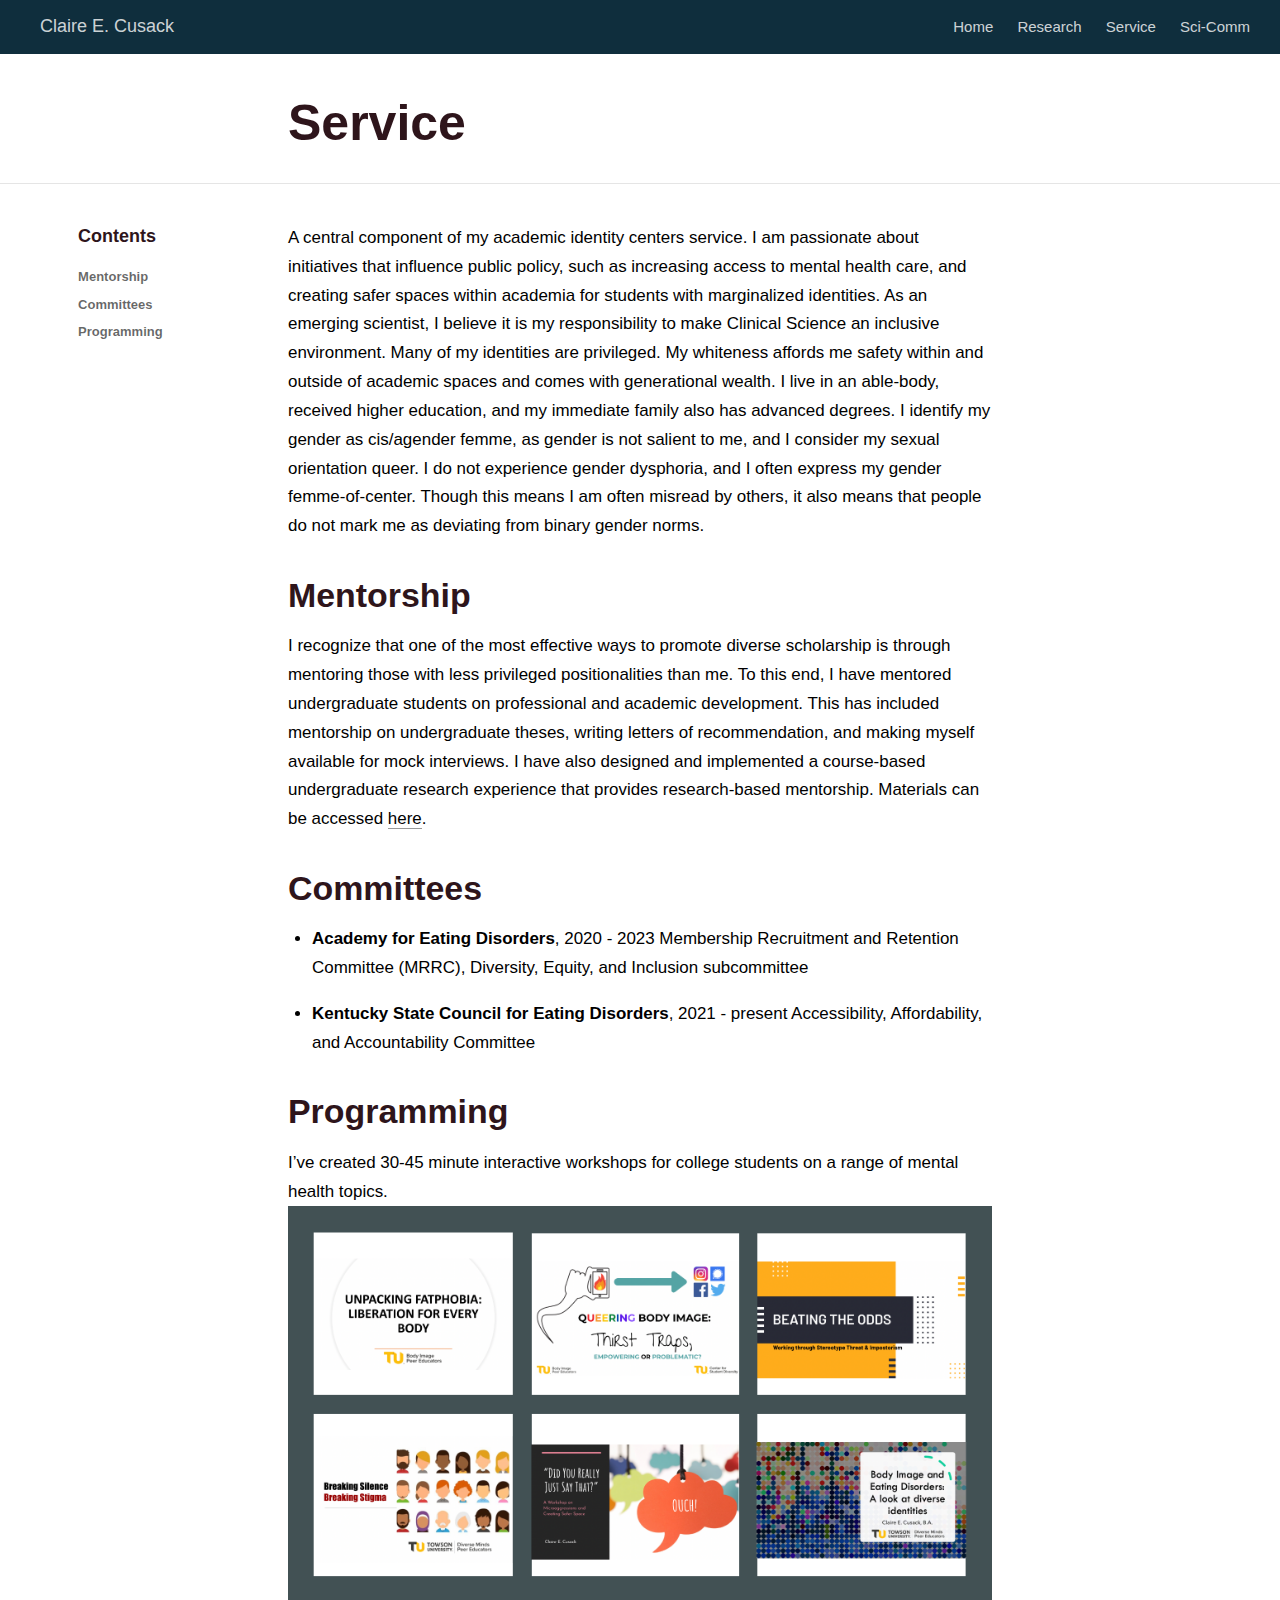
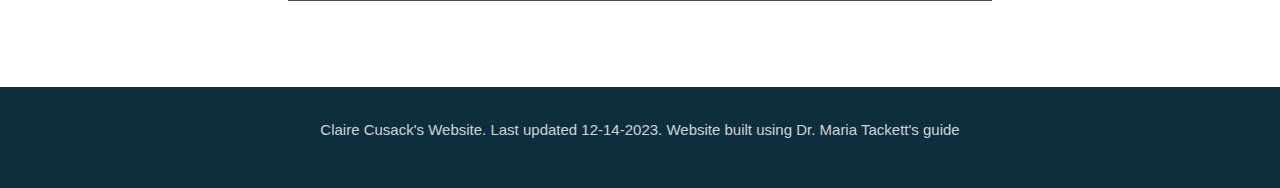
<file: docs/service.html>
<!DOCTYPE html>

<html xmlns="http://www.w3.org/1999/xhtml" lang="" xml:lang="">

<head>
  <meta charset="utf-8"/>
  <meta name="viewport" content="width=device-width, initial-scale=1"/>
  <meta http-equiv="X-UA-Compatible" content="IE=Edge,chrome=1"/>
  <meta name="generator" content="distill" />

  <style type="text/css">
  /* Hide doc at startup (prevent jankiness while JS renders/transforms) */
  body {
    visibility: hidden;
  }
  </style>

 <!--radix_placeholder_import_source-->
 <!--/radix_placeholder_import_source-->

<style type="text/css">code{white-space: pre;}</style>
<style type="text/css" data-origin="pandoc">
pre > code.sourceCode { white-space: pre; position: relative; }
pre > code.sourceCode > span { display: inline-block; line-height: 1.25; }
pre > code.sourceCode > span:empty { height: 1.2em; }
.sourceCode { overflow: visible; }
code.sourceCode > span { color: inherit; text-decoration: inherit; }
div.sourceCode { margin: 1em 0; }
pre.sourceCode { margin: 0; }
@media screen {
div.sourceCode { overflow: auto; }
}
@media print {
pre > code.sourceCode { white-space: pre-wrap; }
pre > code.sourceCode > span { text-indent: -5em; padding-left: 5em; }
}
pre.numberSource code
  { counter-reset: source-line 0; }
pre.numberSource code > span
  { position: relative; left: -4em; counter-increment: source-line; }
pre.numberSource code > span > a:first-child::before
  { content: counter(source-line);
    position: relative; left: -1em; text-align: right; vertical-align: baseline;
    border: none; display: inline-block;
    -webkit-touch-callout: none; -webkit-user-select: none;
    -khtml-user-select: none; -moz-user-select: none;
    -ms-user-select: none; user-select: none;
    padding: 0 4px; width: 4em;
    color: #aaaaaa;
  }
pre.numberSource { margin-left: 3em; border-left: 1px solid #aaaaaa;  padding-left: 4px; }
div.sourceCode
  { color: #00769e; background-color: #f1f3f5; }
@media screen {
pre > code.sourceCode > span > a:first-child::before { text-decoration: underline; }
}
code span { color: #00769e; } /* Normal */
code span.al { color: #ad0000; } /* Alert */
code span.an { color: #5e5e5e; } /* Annotation */
code span.at { color: #657422; } /* Attribute */
code span.bn { color: #ad0000; } /* BaseN */
code span.bu { } /* BuiltIn */
code span.cf { color: #00769e; } /* ControlFlow */
code span.ch { color: #20794d; } /* Char */
code span.cn { color: #8f5902; } /* Constant */
code span.co { color: #5e5e5e; } /* Comment */
code span.cv { color: #5e5e5e; font-style: italic; } /* CommentVar */
code span.do { color: #5e5e5e; font-style: italic; } /* Documentation */
code span.dt { color: #ad0000; } /* DataType */
code span.dv { color: #ad0000; } /* DecVal */
code span.er { color: #ad0000; } /* Error */
code span.ex { } /* Extension */
code span.fl { color: #ad0000; } /* Float */
code span.fu { color: #4758ab; } /* Function */
code span.im { } /* Import */
code span.in { color: #5e5e5e; } /* Information */
code span.kw { color: #00769e; } /* Keyword */
code span.op { color: #5e5e5e; } /* Operator */
code span.ot { color: #00769e; } /* Other */
code span.pp { color: #ad0000; } /* Preprocessor */
code span.sc { color: #5e5e5e; } /* SpecialChar */
code span.ss { color: #20794d; } /* SpecialString */
code span.st { color: #20794d; } /* String */
code span.va { color: #111111; } /* Variable */
code span.vs { color: #20794d; } /* VerbatimString */
code span.wa { color: #5e5e5e; font-style: italic; } /* Warning */
</style>


  <!--radix_placeholder_meta_tags-->
  <title>Claire E. Cusack: Service</title>




  <!--  https://developers.facebook.com/docs/sharing/webmasters#markup -->
  <meta property="og:title" content="Claire E. Cusack: Service"/>
  <meta property="og:type" content="article"/>
  <meta property="og:locale" content="en_US"/>
  <meta property="og:site_name" content="Claire E. Cusack"/>

  <!--  https://dev.twitter.com/cards/types/summary -->
  <meta property="twitter:card" content="summary"/>
  <meta property="twitter:title" content="Claire E. Cusack: Service"/>

  <!--/radix_placeholder_meta_tags-->
  <!--radix_placeholder_rmarkdown_metadata-->

  <script type="text/json" id="radix-rmarkdown-metadata">
  {"type":"list","attributes":{"names":{"type":"character","attributes":{},"value":["title","output"]}},"value":[{"type":"character","attributes":{},"value":["Service"]},{"type":"list","attributes":{"names":{"type":"character","attributes":{},"value":["distill::distill_article"]}},"value":[{"type":"list","attributes":{"names":{"type":"character","attributes":{},"value":["toc","toc_float","theme","df_print"]}},"value":[{"type":"logical","attributes":{},"value":[true]},{"type":"logical","attributes":{},"value":[true]},{"type":"character","attributes":{},"value":["cosmo"]},{"type":"character","attributes":{},"value":["paged"]}]}]}]}
  </script>
  <!--/radix_placeholder_rmarkdown_metadata-->
  <!--radix_placeholder_navigation_in_header-->
  <meta name="distill:offset" content=""/>

  <script type="application/javascript">

    window.headroom_prevent_pin = false;

    window.document.addEventListener("DOMContentLoaded", function (event) {

      // initialize headroom for banner
      var header = $('header').get(0);
      var headerHeight = header.offsetHeight;
      var headroom = new Headroom(header, {
        tolerance: 5,
        onPin : function() {
          if (window.headroom_prevent_pin) {
            window.headroom_prevent_pin = false;
            headroom.unpin();
          }
        }
      });
      headroom.init();
      if(window.location.hash)
        headroom.unpin();
      $(header).addClass('headroom--transition');

      // offset scroll location for banner on hash change
      // (see: https://github.com/WickyNilliams/headroom.js/issues/38)
      window.addEventListener("hashchange", function(event) {
        window.scrollTo(0, window.pageYOffset - (headerHeight + 25));
      });

      // responsive menu
      $('.distill-site-header').each(function(i, val) {
        var topnav = $(this);
        var toggle = topnav.find('.nav-toggle');
        toggle.on('click', function() {
          topnav.toggleClass('responsive');
        });
      });

      // nav dropdowns
      $('.nav-dropbtn').click(function(e) {
        $(this).next('.nav-dropdown-content').toggleClass('nav-dropdown-active');
        $(this).parent().siblings('.nav-dropdown')
           .children('.nav-dropdown-content').removeClass('nav-dropdown-active');
      });
      $("body").click(function(e){
        $('.nav-dropdown-content').removeClass('nav-dropdown-active');
      });
      $(".nav-dropdown").click(function(e){
        e.stopPropagation();
      });
    });
  </script>

  <style type="text/css">

  /* Theme (user-documented overrideables for nav appearance) */

  .distill-site-nav {
    color: rgba(255, 255, 255, 0.8);
    background-color: #0F2E3D;
    font-size: 15px;
    font-weight: 300;
  }

  .distill-site-nav a {
    color: inherit;
    text-decoration: none;
  }

  .distill-site-nav a:hover {
    color: white;
  }

  @media print {
    .distill-site-nav {
      display: none;
    }
  }

  .distill-site-header {

  }

  .distill-site-footer {

  }


  /* Site Header */

  .distill-site-header {
    width: 100%;
    box-sizing: border-box;
    z-index: 3;
  }

  .distill-site-header .nav-left {
    display: inline-block;
    margin-left: 8px;
  }

  @media screen and (max-width: 768px) {
    .distill-site-header .nav-left {
      margin-left: 0;
    }
  }


  .distill-site-header .nav-right {
    float: right;
    margin-right: 8px;
  }

  .distill-site-header a,
  .distill-site-header .title {
    display: inline-block;
    text-align: center;
    padding: 14px 10px 14px 10px;
  }

  .distill-site-header .title {
    font-size: 18px;
    min-width: 150px;
  }

  .distill-site-header .logo {
    padding: 0;
  }

  .distill-site-header .logo img {
    display: none;
    max-height: 20px;
    width: auto;
    margin-bottom: -4px;
  }

  .distill-site-header .nav-image img {
    max-height: 18px;
    width: auto;
    display: inline-block;
    margin-bottom: -3px;
  }



  @media screen and (min-width: 1000px) {
    .distill-site-header .logo img {
      display: inline-block;
    }
    .distill-site-header .nav-left {
      margin-left: 20px;
    }
    .distill-site-header .nav-right {
      margin-right: 20px;
    }
    .distill-site-header .title {
      padding-left: 12px;
    }
  }


  .distill-site-header .nav-toggle {
    display: none;
  }

  .nav-dropdown {
    display: inline-block;
    position: relative;
  }

  .nav-dropdown .nav-dropbtn {
    border: none;
    outline: none;
    color: rgba(255, 255, 255, 0.8);
    padding: 16px 10px;
    background-color: transparent;
    font-family: inherit;
    font-size: inherit;
    font-weight: inherit;
    margin: 0;
    margin-top: 1px;
    z-index: 2;
  }

  .nav-dropdown-content {
    display: none;
    position: absolute;
    background-color: white;
    min-width: 200px;
    border: 1px solid rgba(0,0,0,0.15);
    border-radius: 4px;
    box-shadow: 0px 8px 16px 0px rgba(0,0,0,0.1);
    z-index: 1;
    margin-top: 2px;
    white-space: nowrap;
    padding-top: 4px;
    padding-bottom: 4px;
  }

  .nav-dropdown-content hr {
    margin-top: 4px;
    margin-bottom: 4px;
    border: none;
    border-bottom: 1px solid rgba(0, 0, 0, 0.1);
  }

  .nav-dropdown-active {
    display: block;
  }

  .nav-dropdown-content a, .nav-dropdown-content .nav-dropdown-header {
    color: black;
    padding: 6px 24px;
    text-decoration: none;
    display: block;
    text-align: left;
  }

  .nav-dropdown-content .nav-dropdown-header {
    display: block;
    padding: 5px 24px;
    padding-bottom: 0;
    text-transform: uppercase;
    font-size: 14px;
    color: #999999;
    white-space: nowrap;
  }

  .nav-dropdown:hover .nav-dropbtn {
    color: white;
  }

  .nav-dropdown-content a:hover {
    background-color: #ddd;
    color: black;
  }

  .nav-right .nav-dropdown-content {
    margin-left: -45%;
    right: 0;
  }

  @media screen and (max-width: 768px) {
    .distill-site-header a, .distill-site-header .nav-dropdown  {display: none;}
    .distill-site-header a.nav-toggle {
      float: right;
      display: block;
    }
    .distill-site-header .title {
      margin-left: 0;
    }
    .distill-site-header .nav-right {
      margin-right: 0;
    }
    .distill-site-header {
      overflow: hidden;
    }
    .nav-right .nav-dropdown-content {
      margin-left: 0;
    }
  }


  @media screen and (max-width: 768px) {
    .distill-site-header.responsive {position: relative; min-height: 500px; }
    .distill-site-header.responsive a.nav-toggle {
      position: absolute;
      right: 0;
      top: 0;
    }
    .distill-site-header.responsive a,
    .distill-site-header.responsive .nav-dropdown {
      display: block;
      text-align: left;
    }
    .distill-site-header.responsive .nav-left,
    .distill-site-header.responsive .nav-right {
      width: 100%;
    }
    .distill-site-header.responsive .nav-dropdown {float: none;}
    .distill-site-header.responsive .nav-dropdown-content {position: relative;}
    .distill-site-header.responsive .nav-dropdown .nav-dropbtn {
      display: block;
      width: 100%;
      text-align: left;
    }
  }

  /* Site Footer */

  .distill-site-footer {
    width: 100%;
    overflow: hidden;
    box-sizing: border-box;
    z-index: 3;
    margin-top: 30px;
    padding-top: 30px;
    padding-bottom: 30px;
    text-align: center;
  }

  /* Headroom */

  d-title {
    padding-top: 6rem;
  }

  @media print {
    d-title {
      padding-top: 4rem;
    }
  }

  .headroom {
    z-index: 1000;
    position: fixed;
    top: 0;
    left: 0;
    right: 0;
  }

  .headroom--transition {
    transition: all .4s ease-in-out;
  }

  .headroom--unpinned {
    top: -100px;
  }

  .headroom--pinned {
    top: 0;
  }

  /* adjust viewport for navbar height */
  /* helps vertically center bootstrap (non-distill) content */
  .min-vh-100 {
    min-height: calc(100vh - 100px) !important;
  }

  </style>

  <script src="site_libs/jquery-3.6.0/jquery-3.6.0.min.js"></script>
  <link href="site_libs/font-awesome-6.4.2/css/all.min.css" rel="stylesheet"/>
  <link href="site_libs/font-awesome-6.4.2/css/v4-shims.min.css" rel="stylesheet"/>
  <script src="site_libs/headroom-0.9.4/headroom.min.js"></script>
  <script src="site_libs/autocomplete-0.37.1/autocomplete.min.js"></script>
  <script src="site_libs/fuse-6.4.1/fuse.min.js"></script>

  <script type="application/javascript">

  function getMeta(metaName) {
    var metas = document.getElementsByTagName('meta');
    for (let i = 0; i < metas.length; i++) {
      if (metas[i].getAttribute('name') === metaName) {
        return metas[i].getAttribute('content');
      }
    }
    return '';
  }

  function offsetURL(url) {
    var offset = getMeta('distill:offset');
    return offset ? offset + '/' + url : url;
  }

  function createFuseIndex() {

    // create fuse index
    var options = {
      keys: [
        { name: 'title', weight: 20 },
        { name: 'categories', weight: 15 },
        { name: 'description', weight: 10 },
        { name: 'contents', weight: 5 },
      ],
      ignoreLocation: true,
      threshold: 0
    };
    var fuse = new window.Fuse([], options);

    // fetch the main search.json
    return fetch(offsetURL('search.json'))
      .then(function(response) {
        if (response.status == 200) {
          return response.json().then(function(json) {
            // index main articles
            json.articles.forEach(function(article) {
              fuse.add(article);
            });
            // download collections and index their articles
            return Promise.all(json.collections.map(function(collection) {
              return fetch(offsetURL(collection)).then(function(response) {
                if (response.status === 200) {
                  return response.json().then(function(articles) {
                    articles.forEach(function(article) {
                      fuse.add(article);
                    });
                  })
                } else {
                  return Promise.reject(
                    new Error('Unexpected status from search index request: ' +
                              response.status)
                  );
                }
              });
            })).then(function() {
              return fuse;
            });
          });

        } else {
          return Promise.reject(
            new Error('Unexpected status from search index request: ' +
                        response.status)
          );
        }
      });
  }

  window.document.addEventListener("DOMContentLoaded", function (event) {

    // get search element (bail if we don't have one)
    var searchEl = window.document.getElementById('distill-search');
    if (!searchEl)
      return;

    createFuseIndex()
      .then(function(fuse) {

        // make search box visible
        searchEl.classList.remove('hidden');

        // initialize autocomplete
        var options = {
          autoselect: true,
          hint: false,
          minLength: 2,
        };
        window.autocomplete(searchEl, options, [{
          source: function(query, callback) {
            const searchOptions = {
              isCaseSensitive: false,
              shouldSort: true,
              minMatchCharLength: 2,
              limit: 10,
            };
            var results = fuse.search(query, searchOptions);
            callback(results
              .map(function(result) { return result.item; })
            );
          },
          templates: {
            suggestion: function(suggestion) {
              var img = suggestion.preview && Object.keys(suggestion.preview).length > 0
                ? `<img src="${offsetURL(suggestion.preview)}"</img>`
                : '';
              var html = `
                <div class="search-item">
                  <h3>${suggestion.title}</h3>
                  <div class="search-item-description">
                    ${suggestion.description || ''}
                  </div>
                  <div class="search-item-preview">
                    ${img}
                  </div>
                </div>
              `;
              return html;
            }
          }
        }]).on('autocomplete:selected', function(event, suggestion) {
          window.location.href = offsetURL(suggestion.path);
        });
        // remove inline display style on autocompleter (we want to
        // manage responsive display via css)
        $('.algolia-autocomplete').css("display", "");
      })
      .catch(function(error) {
        console.log(error);
      });

  });

  </script>

  <style type="text/css">

  .nav-search {
    font-size: x-small;
  }

  /* Algolioa Autocomplete */

  .algolia-autocomplete {
    display: inline-block;
    margin-left: 10px;
    vertical-align: sub;
    background-color: white;
    color: black;
    padding: 6px;
    padding-top: 8px;
    padding-bottom: 0;
    border-radius: 6px;
    border: 1px #0F2E3D solid;
    width: 180px;
  }


  @media screen and (max-width: 768px) {
    .distill-site-nav .algolia-autocomplete {
      display: none;
      visibility: hidden;
    }
    .distill-site-nav.responsive .algolia-autocomplete {
      display: inline-block;
      visibility: visible;
    }
    .distill-site-nav.responsive .algolia-autocomplete .aa-dropdown-menu {
      margin-left: 0;
      width: 400px;
      max-height: 400px;
    }
  }

  .algolia-autocomplete .aa-input, .algolia-autocomplete .aa-hint {
    width: 90%;
    outline: none;
    border: none;
  }

  .algolia-autocomplete .aa-hint {
    color: #999;
  }
  .algolia-autocomplete .aa-dropdown-menu {
    width: 550px;
    max-height: 70vh;
    overflow-x: visible;
    overflow-y: scroll;
    padding: 5px;
    margin-top: 3px;
    margin-left: -150px;
    background-color: #fff;
    border-radius: 5px;
    border: 1px solid #999;
    border-top: none;
  }

  .algolia-autocomplete .aa-dropdown-menu .aa-suggestion {
    cursor: pointer;
    padding: 5px 4px;
    border-bottom: 1px solid #eee;
  }

  .algolia-autocomplete .aa-dropdown-menu .aa-suggestion:last-of-type {
    border-bottom: none;
    margin-bottom: 2px;
  }

  .algolia-autocomplete .aa-dropdown-menu .aa-suggestion .search-item {
    overflow: hidden;
    font-size: 0.8em;
    line-height: 1.4em;
  }

  .algolia-autocomplete .aa-dropdown-menu .aa-suggestion .search-item h3 {
    font-size: 1rem;
    margin-block-start: 0;
    margin-block-end: 5px;
  }

  .algolia-autocomplete .aa-dropdown-menu .aa-suggestion .search-item-description {
    display: inline-block;
    overflow: hidden;
    height: 2.8em;
    width: 80%;
    margin-right: 4%;
  }

  .algolia-autocomplete .aa-dropdown-menu .aa-suggestion .search-item-preview {
    display: inline-block;
    width: 15%;
  }

  .algolia-autocomplete .aa-dropdown-menu .aa-suggestion .search-item-preview img {
    height: 3em;
    width: auto;
    display: none;
  }

  .algolia-autocomplete .aa-dropdown-menu .aa-suggestion .search-item-preview img[src] {
    display: initial;
  }

  .algolia-autocomplete .aa-dropdown-menu .aa-suggestion.aa-cursor {
    background-color: #eee;
  }
  .algolia-autocomplete .aa-dropdown-menu .aa-suggestion em {
    font-weight: bold;
    font-style: normal;
  }

  </style>


  <!--/radix_placeholder_navigation_in_header-->
  <!--radix_placeholder_distill-->

  <style type="text/css">

  body {
    background-color: white;
  }

  .pandoc-table {
    width: 100%;
  }

  .pandoc-table>caption {
    margin-bottom: 10px;
  }

  .pandoc-table th:not([align]) {
    text-align: left;
  }

  .pagedtable-footer {
    font-size: 15px;
  }

  d-byline .byline {
    grid-template-columns: 2fr 2fr;
  }

  d-byline .byline h3 {
    margin-block-start: 1.5em;
  }

  d-byline .byline .authors-affiliations h3 {
    margin-block-start: 0.5em;
  }

  .authors-affiliations .orcid-id {
    width: 16px;
    height:16px;
    margin-left: 4px;
    margin-right: 4px;
    vertical-align: middle;
    padding-bottom: 2px;
  }

  d-title .dt-tags {
    margin-top: 1em;
    grid-column: text;
  }

  .dt-tags .dt-tag {
    text-decoration: none;
    display: inline-block;
    color: rgba(0,0,0,0.6);
    padding: 0em 0.4em;
    margin-right: 0.5em;
    margin-bottom: 0.4em;
    font-size: 70%;
    border: 1px solid rgba(0,0,0,0.2);
    border-radius: 3px;
    text-transform: uppercase;
    font-weight: 500;
  }

  d-article table.gt_table td,
  d-article table.gt_table th {
    border-bottom: none;
    font-size: 100%;
  }

  .html-widget {
    margin-bottom: 2.0em;
  }

  .l-screen-inset {
    padding-right: 16px;
  }

  .l-screen .caption {
    margin-left: 10px;
  }

  .shaded {
    background: rgb(247, 247, 247);
    padding-top: 20px;
    padding-bottom: 20px;
    border-top: 1px solid rgba(0, 0, 0, 0.1);
    border-bottom: 1px solid rgba(0, 0, 0, 0.1);
  }

  .shaded .html-widget {
    margin-bottom: 0;
    border: 1px solid rgba(0, 0, 0, 0.1);
  }

  .shaded .shaded-content {
    background: white;
  }

  .text-output {
    margin-top: 0;
    line-height: 1.5em;
  }

  .hidden {
    display: none !important;
  }

  hr.section-separator {
    border: none;
    border-top: 1px solid rgba(0, 0, 0, 0.1);
    margin: 0px;
  }


  d-byline {
    border-top: none;
  }

  d-article {
    padding-top: 2.5rem;
    padding-bottom: 30px;
    border-top: none;
  }

  d-appendix {
    padding-top: 30px;
  }

  d-article>p>img {
    width: 100%;
  }

  d-article h2 {
    margin: 1rem 0 1.5rem 0;
  }

  d-article h3 {
    margin-top: 1.5rem;
  }

  d-article iframe {
    border: 1px solid rgba(0, 0, 0, 0.1);
    margin-bottom: 2.0em;
    width: 100%;
  }

  /* Tweak code blocks */

  d-article div.sourceCode code,
  d-article pre code {
    font-family: Consolas, Monaco, 'Andale Mono', 'Ubuntu Mono', monospace;
  }

  d-article pre,
  d-article div.sourceCode,
  d-article div.sourceCode pre {
    overflow: auto;
  }

  d-article div.sourceCode {
    background-color: white;
  }

  d-article div.sourceCode pre {
    padding-left: 10px;
    font-size: 12px;
    border-left: 2px solid rgba(0,0,0,0.1);
  }

  d-article pre {
    font-size: 12px;
    color: black;
    background: none;
    margin-top: 0;
    text-align: left;
    white-space: pre;
    word-spacing: normal;
    word-break: normal;
    word-wrap: normal;
    line-height: 1.5;

    -moz-tab-size: 4;
    -o-tab-size: 4;
    tab-size: 4;

    -webkit-hyphens: none;
    -moz-hyphens: none;
    -ms-hyphens: none;
    hyphens: none;
  }

  d-article pre a {
    border-bottom: none;
  }

  d-article pre a:hover {
    border-bottom: none;
    text-decoration: underline;
  }

  d-article details {
    grid-column: text;
    margin-bottom: 0.8em;
  }

  @media(min-width: 768px) {

  d-article pre,
  d-article div.sourceCode,
  d-article div.sourceCode pre {
    overflow: visible !important;
  }

  d-article div.sourceCode pre {
    padding-left: 18px;
    font-size: 14px;
  }

  /* tweak for Pandoc numbered line within distill */
  d-article pre.numberSource code > span {
      left: -2em;
  }

  d-article pre {
    font-size: 14px;
  }

  }

  figure img.external {
    background: white;
    border: 1px solid rgba(0, 0, 0, 0.1);
    box-shadow: 0 1px 8px rgba(0, 0, 0, 0.1);
    padding: 18px;
    box-sizing: border-box;
  }

  /* CSS for d-contents */

  .d-contents {
    grid-column: text;
    color: rgba(0,0,0,0.8);
    font-size: 0.9em;
    padding-bottom: 1em;
    margin-bottom: 1em;
    padding-bottom: 0.5em;
    margin-bottom: 1em;
    padding-left: 0.25em;
    justify-self: start;
  }

  @media(min-width: 1000px) {
    .d-contents.d-contents-float {
      height: 0;
      grid-column-start: 1;
      grid-column-end: 4;
      justify-self: center;
      padding-right: 3em;
      padding-left: 2em;
    }
  }

  .d-contents nav h3 {
    font-size: 18px;
    margin-top: 0;
    margin-bottom: 1em;
  }

  .d-contents li {
    list-style-type: none
  }

  .d-contents nav > ul {
    padding-left: 0;
  }

  .d-contents ul {
    padding-left: 1em
  }

  .d-contents nav ul li {
    margin-top: 0.6em;
    margin-bottom: 0.2em;
  }

  .d-contents nav a {
    font-size: 13px;
    border-bottom: none;
    text-decoration: none
    color: rgba(0, 0, 0, 0.8);
  }

  .d-contents nav a:hover {
    text-decoration: underline solid rgba(0, 0, 0, 0.6)
  }

  .d-contents nav > ul > li > a {
    font-weight: 600;
  }

  .d-contents nav > ul > li > ul {
    font-weight: inherit;
  }

  .d-contents nav > ul > li > ul > li {
    margin-top: 0.2em;
  }


  .d-contents nav ul {
    margin-top: 0;
    margin-bottom: 0.25em;
  }

  .d-article-with-toc h2:nth-child(2) {
    margin-top: 0;
  }


  /* Figure */

  .figure {
    position: relative;
    margin-bottom: 2.5em;
    margin-top: 1.5em;
  }

  .figure .caption {
    color: rgba(0, 0, 0, 0.6);
    font-size: 12px;
    line-height: 1.5em;
  }

  .figure img.external {
    background: white;
    border: 1px solid rgba(0, 0, 0, 0.1);
    box-shadow: 0 1px 8px rgba(0, 0, 0, 0.1);
    padding: 18px;
    box-sizing: border-box;
  }

  .figure .caption a {
    color: rgba(0, 0, 0, 0.6);
  }

  .figure .caption b,
  .figure .caption strong, {
    font-weight: 600;
    color: rgba(0, 0, 0, 1.0);
  }

  /* Citations */

  d-article .citation {
    color: inherit;
    cursor: inherit;
  }

  div.hanging-indent{
    margin-left: 1em; text-indent: -1em;
  }

  /* Citation hover box */

  .tippy-box[data-theme~=light-border] {
    background-color: rgba(250, 250, 250, 0.95);
  }

  .tippy-content > p {
    margin-bottom: 0;
    padding: 2px;
  }


  /* Tweak 1000px media break to show more text */

  @media(min-width: 1000px) {
    .base-grid,
    distill-header,
    d-title,
    d-abstract,
    d-article,
    d-appendix,
    distill-appendix,
    d-byline,
    d-footnote-list,
    d-citation-list,
    distill-footer {
      grid-template-columns: [screen-start] 1fr [page-start kicker-start] 80px [middle-start] 50px [text-start kicker-end] 65px 65px 65px 65px 65px 65px 65px 65px [text-end gutter-start] 65px [middle-end] 65px [page-end gutter-end] 1fr [screen-end];
      grid-column-gap: 16px;
    }

    .grid {
      grid-column-gap: 16px;
    }

    d-article {
      font-size: 1.06rem;
      line-height: 1.7em;
    }
    figure .caption, .figure .caption, figure figcaption {
      font-size: 13px;
    }
  }

  @media(min-width: 1180px) {
    .base-grid,
    distill-header,
    d-title,
    d-abstract,
    d-article,
    d-appendix,
    distill-appendix,
    d-byline,
    d-footnote-list,
    d-citation-list,
    distill-footer {
      grid-template-columns: [screen-start] 1fr [page-start kicker-start] 60px [middle-start] 60px [text-start kicker-end] 60px 60px 60px 60px 60px 60px 60px 60px [text-end gutter-start] 60px [middle-end] 60px [page-end gutter-end] 1fr [screen-end];
      grid-column-gap: 32px;
    }

    .grid {
      grid-column-gap: 32px;
    }
  }


  /* Get the citation styles for the appendix (not auto-injected on render since
     we do our own rendering of the citation appendix) */

  d-appendix .citation-appendix,
  .d-appendix .citation-appendix {
    font-size: 11px;
    line-height: 15px;
    border-left: 1px solid rgba(0, 0, 0, 0.1);
    padding-left: 18px;
    border: 1px solid rgba(0,0,0,0.1);
    background: rgba(0, 0, 0, 0.02);
    padding: 10px 18px;
    border-radius: 3px;
    color: rgba(150, 150, 150, 1);
    overflow: hidden;
    margin-top: -12px;
    white-space: pre-wrap;
    word-wrap: break-word;
  }

  /* Include appendix styles here so they can be overridden */

  d-appendix {
    contain: layout style;
    font-size: 0.8em;
    line-height: 1.7em;
    margin-top: 60px;
    margin-bottom: 0;
    border-top: 1px solid rgba(0, 0, 0, 0.1);
    color: rgba(0,0,0,0.5);
    padding-top: 60px;
    padding-bottom: 48px;
  }

  d-appendix h3 {
    grid-column: page-start / text-start;
    font-size: 15px;
    font-weight: 500;
    margin-top: 1em;
    margin-bottom: 0;
    color: rgba(0,0,0,0.65);
  }

  d-appendix h3 + * {
    margin-top: 1em;
  }

  d-appendix ol {
    padding: 0 0 0 15px;
  }

  @media (min-width: 768px) {
    d-appendix ol {
      padding: 0 0 0 30px;
      margin-left: -30px;
    }
  }

  d-appendix li {
    margin-bottom: 1em;
  }

  d-appendix a {
    color: rgba(0, 0, 0, 0.6);
  }

  d-appendix > * {
    grid-column: text;
  }

  d-appendix > d-footnote-list,
  d-appendix > d-citation-list,
  d-appendix > distill-appendix {
    grid-column: screen;
  }

  /* Include footnote styles here so they can be overridden */

  d-footnote-list {
    contain: layout style;
  }

  d-footnote-list > * {
    grid-column: text;
  }

  d-footnote-list a.footnote-backlink {
    color: rgba(0,0,0,0.3);
    padding-left: 0.5em;
  }



  /* Anchor.js */

  .anchorjs-link {
    /*transition: all .25s linear; */
    text-decoration: none;
    border-bottom: none;
  }
  *:hover > .anchorjs-link {
    margin-left: -1.125em !important;
    text-decoration: none;
    border-bottom: none;
  }

  /* Social footer */

  .social_footer {
    margin-top: 30px;
    margin-bottom: 0;
    color: rgba(0,0,0,0.67);
  }

  .disqus-comments {
    margin-right: 30px;
  }

  .disqus-comment-count {
    border-bottom: 1px solid rgba(0, 0, 0, 0.4);
    cursor: pointer;
  }

  #disqus_thread {
    margin-top: 30px;
  }

  .article-sharing a {
    border-bottom: none;
    margin-right: 8px;
  }

  .article-sharing a:hover {
    border-bottom: none;
  }

  .sidebar-section.subscribe {
    font-size: 12px;
    line-height: 1.6em;
  }

  .subscribe p {
    margin-bottom: 0.5em;
  }


  .article-footer .subscribe {
    font-size: 15px;
    margin-top: 45px;
  }


  .sidebar-section.custom {
    font-size: 12px;
    line-height: 1.6em;
  }

  .custom p {
    margin-bottom: 0.5em;
  }

  /* Styles for listing layout (hide title) */
  .layout-listing d-title, .layout-listing .d-title {
    display: none;
  }

  /* Styles for posts lists (not auto-injected) */


  .posts-with-sidebar {
    padding-left: 45px;
    padding-right: 45px;
  }

  .posts-list .description h2,
  .posts-list .description p {
    font-family: -apple-system, BlinkMacSystemFont, "Segoe UI", Roboto, Oxygen, Ubuntu, Cantarell, "Fira Sans", "Droid Sans", "Helvetica Neue", Arial, sans-serif;
  }

  .posts-list .description h2 {
    font-weight: 700;
    border-bottom: none;
    padding-bottom: 0;
  }

  .posts-list h2.post-tag {
    border-bottom: 1px solid rgba(0, 0, 0, 0.2);
    padding-bottom: 12px;
  }
  .posts-list {
    margin-top: 60px;
    margin-bottom: 24px;
  }

  .posts-list .post-preview {
    text-decoration: none;
    overflow: hidden;
    display: block;
    border-bottom: 1px solid rgba(0, 0, 0, 0.1);
    padding: 24px 0;
  }

  .post-preview-last {
    border-bottom: none !important;
  }

  .posts-list .posts-list-caption {
    grid-column: screen;
    font-weight: 400;
  }

  .posts-list .post-preview h2 {
    margin: 0 0 6px 0;
    line-height: 1.2em;
    font-style: normal;
    font-size: 24px;
  }

  .posts-list .post-preview p {
    margin: 0 0 12px 0;
    line-height: 1.4em;
    font-size: 16px;
  }

  .posts-list .post-preview .thumbnail {
    box-sizing: border-box;
    margin-bottom: 24px;
    position: relative;
    max-width: 500px;
  }
  .posts-list .post-preview img {
    width: 100%;
    display: block;
  }

  .posts-list .metadata {
    font-size: 12px;
    line-height: 1.4em;
    margin-bottom: 18px;
  }

  .posts-list .metadata > * {
    display: inline-block;
  }

  .posts-list .metadata .publishedDate {
    margin-right: 2em;
  }

  .posts-list .metadata .dt-authors {
    display: block;
    margin-top: 0.3em;
    margin-right: 2em;
  }

  .posts-list .dt-tags {
    display: block;
    line-height: 1em;
  }

  .posts-list .dt-tags .dt-tag {
    display: inline-block;
    color: rgba(0,0,0,0.6);
    padding: 0.3em 0.4em;
    margin-right: 0.2em;
    margin-bottom: 0.4em;
    font-size: 60%;
    border: 1px solid rgba(0,0,0,0.2);
    border-radius: 3px;
    text-transform: uppercase;
    font-weight: 500;
  }

  .posts-list img {
    opacity: 1;
  }

  .posts-list img[data-src] {
    opacity: 0;
  }

  .posts-more {
    clear: both;
  }


  .posts-sidebar {
    font-size: 16px;
  }

  .posts-sidebar h3 {
    font-size: 16px;
    margin-top: 0;
    margin-bottom: 0.5em;
    font-weight: 400;
    text-transform: uppercase;
  }

  .sidebar-section {
    margin-bottom: 30px;
  }

  .categories ul {
    list-style-type: none;
    margin: 0;
    padding: 0;
  }

  .categories li {
    color: rgba(0, 0, 0, 0.8);
    margin-bottom: 0;
  }

  .categories li>a {
    border-bottom: none;
  }

  .categories li>a:hover {
    border-bottom: 1px solid rgba(0, 0, 0, 0.4);
  }

  .categories .active {
    font-weight: 600;
  }

  .categories .category-count {
    color: rgba(0, 0, 0, 0.4);
  }


  @media(min-width: 768px) {
    .posts-list .post-preview h2 {
      font-size: 26px;
    }
    .posts-list .post-preview .thumbnail {
      float: right;
      width: 30%;
      margin-bottom: 0;
    }
    .posts-list .post-preview .description {
      float: left;
      width: 45%;
    }
    .posts-list .post-preview .metadata {
      float: left;
      width: 20%;
      margin-top: 8px;
    }
    .posts-list .post-preview p {
      margin: 0 0 12px 0;
      line-height: 1.5em;
      font-size: 16px;
    }
    .posts-with-sidebar .posts-list {
      float: left;
      width: 75%;
    }
    .posts-with-sidebar .posts-sidebar {
      float: right;
      width: 20%;
      margin-top: 60px;
      padding-top: 24px;
      padding-bottom: 24px;
    }
  }


  /* Improve display for browsers without grid (IE/Edge <= 15) */

  .downlevel {
    line-height: 1.6em;
    font-family: -apple-system, BlinkMacSystemFont, "Segoe UI", Roboto, Oxygen, Ubuntu, Cantarell, "Fira Sans", "Droid Sans", "Helvetica Neue", Arial, sans-serif;
    margin: 0;
  }

  .downlevel .d-title {
    padding-top: 6rem;
    padding-bottom: 1.5rem;
  }

  .downlevel .d-title h1 {
    font-size: 50px;
    font-weight: 700;
    line-height: 1.1em;
    margin: 0 0 0.5rem;
  }

  .downlevel .d-title p {
    font-weight: 300;
    font-size: 1.2rem;
    line-height: 1.55em;
    margin-top: 0;
  }

  .downlevel .d-byline {
    padding-top: 0.8em;
    padding-bottom: 0.8em;
    font-size: 0.8rem;
    line-height: 1.8em;
  }

  .downlevel .section-separator {
    border: none;
    border-top: 1px solid rgba(0, 0, 0, 0.1);
  }

  .downlevel .d-article {
    font-size: 1.06rem;
    line-height: 1.7em;
    padding-top: 1rem;
    padding-bottom: 2rem;
  }


  .downlevel .d-appendix {
    padding-left: 0;
    padding-right: 0;
    max-width: none;
    font-size: 0.8em;
    line-height: 1.7em;
    margin-bottom: 0;
    color: rgba(0,0,0,0.5);
    padding-top: 40px;
    padding-bottom: 48px;
  }

  .downlevel .footnotes ol {
    padding-left: 13px;
  }

  .downlevel .base-grid,
  .downlevel .distill-header,
  .downlevel .d-title,
  .downlevel .d-abstract,
  .downlevel .d-article,
  .downlevel .d-appendix,
  .downlevel .distill-appendix,
  .downlevel .d-byline,
  .downlevel .d-footnote-list,
  .downlevel .d-citation-list,
  .downlevel .distill-footer,
  .downlevel .appendix-bottom,
  .downlevel .posts-container {
    padding-left: 40px;
    padding-right: 40px;
  }

  @media(min-width: 768px) {
    .downlevel .base-grid,
    .downlevel .distill-header,
    .downlevel .d-title,
    .downlevel .d-abstract,
    .downlevel .d-article,
    .downlevel .d-appendix,
    .downlevel .distill-appendix,
    .downlevel .d-byline,
    .downlevel .d-footnote-list,
    .downlevel .d-citation-list,
    .downlevel .distill-footer,
    .downlevel .appendix-bottom,
    .downlevel .posts-container {
    padding-left: 150px;
    padding-right: 150px;
    max-width: 900px;
  }
  }

  .downlevel pre code {
    display: block;
    border-left: 2px solid rgba(0, 0, 0, .1);
    padding: 0 0 0 20px;
    font-size: 14px;
  }

  .downlevel code, .downlevel pre {
    color: black;
    background: none;
    font-family: Consolas, Monaco, 'Andale Mono', 'Ubuntu Mono', monospace;
    text-align: left;
    white-space: pre;
    word-spacing: normal;
    word-break: normal;
    word-wrap: normal;
    line-height: 1.5;

    -moz-tab-size: 4;
    -o-tab-size: 4;
    tab-size: 4;

    -webkit-hyphens: none;
    -moz-hyphens: none;
    -ms-hyphens: none;
    hyphens: none;
  }

  .downlevel .posts-list .post-preview {
    color: inherit;
  }



  </style>

  <script type="application/javascript">

  function is_downlevel_browser() {
    if (bowser.isUnsupportedBrowser({ msie: "12", msedge: "16"},
                                   window.navigator.userAgent)) {
      return true;
    } else {
      return window.load_distill_framework === undefined;
    }
  }

  // show body when load is complete
  function on_load_complete() {

    // add anchors
    if (window.anchors) {
      window.anchors.options.placement = 'left';
      window.anchors.add('d-article > h2, d-article > h3, d-article > h4, d-article > h5');
    }


    // set body to visible
    document.body.style.visibility = 'visible';

    // force redraw for leaflet widgets
    if (window.HTMLWidgets) {
      var maps = window.HTMLWidgets.findAll(".leaflet");
      $.each(maps, function(i, el) {
        var map = this.getMap();
        map.invalidateSize();
        map.eachLayer(function(layer) {
          if (layer instanceof L.TileLayer)
            layer.redraw();
        });
      });
    }

    // trigger 'shown' so htmlwidgets resize
    $('d-article').trigger('shown');
  }

  function init_distill() {

    init_common();

    // create front matter
    var front_matter = $('<d-front-matter></d-front-matter>');
    $('#distill-front-matter').wrap(front_matter);

    // create d-title
    $('.d-title').changeElementType('d-title');

    // separator
    var separator = '<hr class="section-separator" style="clear: both"/>';
    // prepend separator above appendix
    $('.d-byline').before(separator);
    $('.d-article').before(separator);

    // create d-byline
    var byline = $('<d-byline></d-byline>');
    $('.d-byline').replaceWith(byline);

    // create d-article
    var article = $('<d-article></d-article>');
    $('.d-article').wrap(article).children().unwrap();

    // move posts container into article
    $('.posts-container').appendTo($('d-article'));

    // create d-appendix
    $('.d-appendix').changeElementType('d-appendix');

    // flag indicating that we have appendix items
    var appendix = $('.appendix-bottom').children('h3').length > 0;

    // replace footnotes with <d-footnote>
    $('.footnote-ref').each(function(i, val) {
      appendix = true;
      var href = $(this).attr('href');
      var id = href.replace('#', '');
      var fn = $('#' + id);
      var fn_p = $('#' + id + '>p');
      fn_p.find('.footnote-back').remove();
      var text = fn_p.html();
      var dtfn = $('<d-footnote></d-footnote>');
      dtfn.html(text);
      $(this).replaceWith(dtfn);
    });
    // remove footnotes
    $('.footnotes').remove();

    // move refs into #references-listing
    $('#references-listing').replaceWith($('#refs'));

    $('h1.appendix, h2.appendix').each(function(i, val) {
      $(this).changeElementType('h3');
    });
    $('h3.appendix').each(function(i, val) {
      var id = $(this).attr('id');
      $('.d-contents a[href="#' + id + '"]').parent().remove();
      appendix = true;
      $(this).nextUntil($('h1, h2, h3')).addBack().appendTo($('d-appendix'));
    });

    // show d-appendix if we have appendix content
    $("d-appendix").css('display', appendix ? 'grid' : 'none');

    // localize layout chunks to just output
    $('.layout-chunk').each(function(i, val) {

      // capture layout
      var layout = $(this).attr('data-layout');

      // apply layout to markdown level block elements
      var elements = $(this).children().not('details, div.sourceCode, pre, script');
      elements.each(function(i, el) {
        var layout_div = $('<div class="' + layout + '"></div>');
        if (layout_div.hasClass('shaded')) {
          var shaded_content = $('<div class="shaded-content"></div>');
          $(this).wrap(shaded_content);
          $(this).parent().wrap(layout_div);
        } else {
          $(this).wrap(layout_div);
        }
      });


      // unwrap the layout-chunk div
      $(this).children().unwrap();
    });

    // remove code block used to force  highlighting css
    $('.distill-force-highlighting-css').parent().remove();

    // remove empty line numbers inserted by pandoc when using a
    // custom syntax highlighting theme, except when numbering line
    // in code chunk
    $('pre:not(.numberLines) code.sourceCode a:empty').remove();

    // load distill framework
    load_distill_framework();

    // wait for window.distillRunlevel == 4 to do post processing
    function distill_post_process() {

      if (!window.distillRunlevel || window.distillRunlevel < 4)
        return;

      // hide author/affiliations entirely if we have no authors
      var front_matter = JSON.parse($("#distill-front-matter").html());
      var have_authors = front_matter.authors && front_matter.authors.length > 0;
      if (!have_authors)
        $('d-byline').addClass('hidden');

      // article with toc class
      $('.d-contents').parent().addClass('d-article-with-toc');

      // strip links that point to #
      $('.authors-affiliations').find('a[href="#"]').removeAttr('href');

      // add orcid ids
      $('.authors-affiliations').find('.author').each(function(i, el) {
        var orcid_id = front_matter.authors[i].orcidID;
        var author_name = front_matter.authors[i].author
        if (orcid_id) {
          var a = $('<a></a>');
          a.attr('href', 'https://orcid.org/' + orcid_id);
          var img = $('<img></img>');
          img.addClass('orcid-id');
          img.attr('alt', author_name ? 'ORCID ID for ' + author_name : 'ORCID ID');
          img.attr('src','[data-uri]');
          a.append(img);
          $(this).append(a);
        }
      });

      // hide elements of author/affiliations grid that have no value
      function hide_byline_column(caption) {
        $('d-byline').find('h3:contains("' + caption + '")').parent().css('visibility', 'hidden');
      }

      // affiliations
      var have_affiliations = false;
      for (var i = 0; i<front_matter.authors.length; ++i) {
        var author = front_matter.authors[i];
        if (author.affiliation !== "&nbsp;") {
          have_affiliations = true;
          break;
        }
      }
      if (!have_affiliations)
        $('d-byline').find('h3:contains("Affiliations")').css('visibility', 'hidden');

      // published date
      if (!front_matter.publishedDate)
        hide_byline_column("Published");

      // document object identifier
      var doi = $('d-byline').find('h3:contains("DOI")');
      var doi_p = doi.next().empty();
      if (!front_matter.doi) {
        // if we have a citation and valid citationText then link to that
        if ($('#citation').length > 0 && front_matter.citationText) {
          doi.html('Citation');
          $('<a href="#citation"></a>')
            .text(front_matter.citationText)
            .appendTo(doi_p);
        } else {
          hide_byline_column("DOI");
        }
      } else {
        $('<a></a>')
           .attr('href', "https://doi.org/" + front_matter.doi)
           .html(front_matter.doi)
           .appendTo(doi_p);
      }

       // change plural form of authors/affiliations
      if (front_matter.authors.length === 1) {
        var grid = $('.authors-affiliations');
        grid.children('h3:contains("Authors")').text('Author');
        grid.children('h3:contains("Affiliations")').text('Affiliation');
      }

      // remove d-appendix and d-footnote-list local styles
      $('d-appendix > style:first-child').remove();
      $('d-footnote-list > style:first-child').remove();

      // move appendix-bottom entries to the bottom
      $('.appendix-bottom').appendTo('d-appendix').children().unwrap();
      $('.appendix-bottom').remove();

      // hoverable references
      $('span.citation[data-cites]').each(function() {
        const citeChild = $(this).children()[0]
        // Do not process if @xyz has been used without escaping and without bibliography activated
        // https://github.com/rstudio/distill/issues/466
        if (citeChild === undefined) return true

        if (citeChild.nodeName == "D-FOOTNOTE") {
          var fn = citeChild
          $(this).html(fn.shadowRoot.querySelector("sup"))
          $(this).id = fn.id
          fn.remove()
        }
        var refs = $(this).attr('data-cites').split(" ");
        var refHtml = refs.map(function(ref) {
          // Could use CSS.escape too here, we insure backward compatibility in navigator
          return "<p>" + $('div[id="ref-' + ref + '"]').html() + "</p>";
        }).join("\n");
        window.tippy(this, {
          allowHTML: true,
          content: refHtml,
          maxWidth: 500,
          interactive: true,
          interactiveBorder: 10,
          theme: 'light-border',
          placement: 'bottom-start'
        });
      });

      // fix footnotes in tables (#411)
      // replacing broken distill.pub feature
      $('table d-footnote').each(function() {
        // we replace internal showAtNode methode which is triggered when hovering a footnote
        this.hoverBox.showAtNode = function(node) {
          // ported from https://github.com/distillpub/template/pull/105/files
          calcOffset = function(elem) {
              let x = elem.offsetLeft;
              let y = elem.offsetTop;
              // Traverse upwards until an `absolute` element is found or `elem`
              // becomes null.
              while (elem = elem.offsetParent && elem.style.position != 'absolute') {
                  x += elem.offsetLeft;
                  y += elem.offsetTop;
              }

              return { left: x, top: y };
          }
          // https://developer.mozilla.org/en-US/docs/Web/API/HTMLElement/offsetTop
          const bbox = node.getBoundingClientRect();
          const offset = calcOffset(node);
          this.show([offset.left + bbox.width, offset.top + bbox.height]);
        }
      })

      // clear polling timer
      clearInterval(tid);

      // show body now that everything is ready
      on_load_complete();
    }

    var tid = setInterval(distill_post_process, 50);
    distill_post_process();

  }

  function init_downlevel() {

    init_common();

     // insert hr after d-title
    $('.d-title').after($('<hr class="section-separator"/>'));

    // check if we have authors
    var front_matter = JSON.parse($("#distill-front-matter").html());
    var have_authors = front_matter.authors && front_matter.authors.length > 0;

    // manage byline/border
    if (!have_authors)
      $('.d-byline').remove();
    $('.d-byline').after($('<hr class="section-separator"/>'));
    $('.d-byline a').remove();

    // remove toc
    $('.d-contents').remove();

    // move appendix elements
    $('h1.appendix, h2.appendix').each(function(i, val) {
      $(this).changeElementType('h3');
    });
    $('h3.appendix').each(function(i, val) {
      $(this).nextUntil($('h1, h2, h3')).addBack().appendTo($('.d-appendix'));
    });


    // inject headers into references and footnotes
    var refs_header = $('<h3></h3>');
    refs_header.text('References');
    $('#refs').prepend(refs_header);

    var footnotes_header = $('<h3></h3');
    footnotes_header.text('Footnotes');
    $('.footnotes').children('hr').first().replaceWith(footnotes_header);

    // move appendix-bottom entries to the bottom
    $('.appendix-bottom').appendTo('.d-appendix').children().unwrap();
    $('.appendix-bottom').remove();

    // remove appendix if it's empty
    if ($('.d-appendix').children().length === 0)
      $('.d-appendix').remove();

    // prepend separator above appendix
    $('.d-appendix').before($('<hr class="section-separator" style="clear: both"/>'));

    // trim code
    $('pre>code').each(function(i, val) {
      $(this).html($.trim($(this).html()));
    });

    // move posts-container right before article
    $('.posts-container').insertBefore($('.d-article'));

    $('body').addClass('downlevel');

    on_load_complete();
  }


  function init_common() {

    // jquery plugin to change element types
    (function($) {
      $.fn.changeElementType = function(newType) {
        var attrs = {};

        $.each(this[0].attributes, function(idx, attr) {
          attrs[attr.nodeName] = attr.nodeValue;
        });

        this.replaceWith(function() {
          return $("<" + newType + "/>", attrs).append($(this).contents());
        });
      };
    })(jQuery);

    // prevent underline for linked images
    $('a > img').parent().css({'border-bottom' : 'none'});

    // mark non-body figures created by knitr chunks as 100% width
    $('.layout-chunk').each(function(i, val) {
      var figures = $(this).find('img, .html-widget');
      // ignore leaflet img layers (#106)
      figures = figures.filter(':not(img[class*="leaflet"])')
      if ($(this).attr('data-layout') !== "l-body") {
        figures.css('width', '100%');
      } else {
        figures.css('max-width', '100%');
        figures.filter("[width]").each(function(i, val) {
          var fig = $(this);
          fig.css('width', fig.attr('width') + 'px');
        });

      }
    });

    // auto-append index.html to post-preview links in file: protocol
    // and in rstudio ide preview
    $('.post-preview').each(function(i, val) {
      if (window.location.protocol === "file:")
        $(this).attr('href', $(this).attr('href') + "index.html");
    });

    // get rid of index.html references in header
    if (window.location.protocol !== "file:") {
      $('.distill-site-header a[href]').each(function(i,val) {
        $(this).attr('href', $(this).attr('href').replace(/^index[.]html/, "./"));
      });
    }

    // add class to pandoc style tables
    $('tr.header').parent('thead').parent('table').addClass('pandoc-table');
    $('.kable-table').children('table').addClass('pandoc-table');

    // add figcaption style to table captions
    $('caption').parent('table').addClass("figcaption");

    // initialize posts list
    if (window.init_posts_list)
      window.init_posts_list();

    // implmement disqus comment link
    $('.disqus-comment-count').click(function() {
      window.headroom_prevent_pin = true;
      $('#disqus_thread').toggleClass('hidden');
      if (!$('#disqus_thread').hasClass('hidden')) {
        var offset = $(this).offset();
        $(window).resize();
        $('html, body').animate({
          scrollTop: offset.top - 35
        });
      }
    });
  }

  document.addEventListener('DOMContentLoaded', function() {
    if (is_downlevel_browser())
      init_downlevel();
    else
      window.addEventListener('WebComponentsReady', init_distill);
  });

  </script>

  <style type="text/css">
  /* base variables */

  /* Edit the CSS properties in this file to create a custom
     Distill theme. Only edit values in the right column
     for each row; values shown are the CSS defaults.
     To return any property to the default,
     you may set its value to: unset
     All rows must end with a semi-colon.                      */

  /* Optional: embed custom fonts here with `@import`          */
  /* This must remain at the top of this file.                 */



  html {
    /*-- Main font sizes --*/
    --title-size:      50px;
    --body-size:       1.06rem;
    --code-size:       14px;
    --aside-size:      12px;
    --fig-cap-size:    13px;
    /*-- Main font colors --*/
    --title-color:     #000000;
    --header-color:    rgba(0, 0, 0, 0.8);
    --body-color:      rgba(0, 0, 0, 0.8);
    --aside-color:     rgba(0, 0, 0, 0.6);
    --fig-cap-color:   rgba(0, 0, 0, 0.6);
    /*-- Specify custom fonts ~~~ must be imported above   --*/
    --heading-font:    sans-serif;
    --mono-font:       monospace;
    --body-font:       sans-serif;
    --navbar-font:     sans-serif;  /* websites + blogs only */
  }

  /*-- ARTICLE METADATA --*/
  d-byline {
    --heading-size:    0.6rem;
    --heading-color:   rgba(0, 0, 0, 0.5);
    --body-size:       0.8rem;
    --body-color:      rgba(0, 0, 0, 0.8);
  }

  /*-- ARTICLE TABLE OF CONTENTS --*/
  .d-contents {
    --heading-size:    18px;
    --contents-size:   13px;
  }

  /*-- ARTICLE APPENDIX --*/
  d-appendix {
    --heading-size:    15px;
    --heading-color:   rgba(0, 0, 0, 0.65);
    --text-size:       0.8em;
    --text-color:      rgba(0, 0, 0, 0.5);
  }

  /*-- WEBSITE HEADER + FOOTER --*/
  /* These properties only apply to Distill sites and blogs  */

  .distill-site-header {
    --title-size:       18px;
    --text-color:       rgba(255, 255, 255, 0.8);
    --text-size:        15px;
    --hover-color:      white;
    --bkgd-color:       #0F2E3D;
  }

  .distill-site-footer {
    --text-color:       rgba(255, 255, 255, 0.8);
    --text-size:        15px;
    --hover-color:      white;
    --bkgd-color:       #0F2E3D;
  }

  /*-- Additional custom styles --*/
  /* Add any additional CSS rules below                      */
  </style>
  <style type="text/css">
  /* base variables */

  /* Edit the CSS properties in this file to create a custom
     Distill theme. Only edit values in the right column
     for each row; values shown are the CSS defaults.
     To return any property to the default,
     you may set its value to: unset
     All rows must end with a semi-colon.                      */

  /* Optional: embed custom fonts here with `@import`          */
  /* This must remain at the top of this file.                 */

  @import url('https://fonts.googleapis.com/css2?family=Open+Sans&display=swap');
  @import url('https://fonts.googleapis.com/css2?family=Roboto+Slab&family=Salsa&display=swap');
  @import url('https://fonts.googleapis.com/css2?family=Salsa&display=swap');

  html {
    /*-- Main font sizes --*/
    --title-size:      50px;
    --body-size:       1.06rem;
    --code-size:       14px;
    --aside-size:      12px;
    --fig-cap-size:    13px;
    /*-- Main font colors --*/
    --title-color:     #2E151B;
    --header-color:    #2E151B;
    --body-color:      #000000;
    --aside-color:     #000000;
    --fig-cap-color:   #000000;
    /*-- Specify custom fonts ~~~ must be imported above   --*/
    --heading-font:    sans-serif;
    --mono-font:       monospace;
    --body-font:       sans-serif;
    --navbar-font:     sans-serif;  /* websites + blogs only */
  }

  /*-- ARTICLE METADATA --*/
  d-byline {
    --heading-size:    0.6rem;
    --heading-color:   rgba(0, 0, 0, 0.5);
    --body-size:       0.8rem;
    --body-color:      rgba(0, 0, 0, 0.8);
  }

  /*-- ARTICLE TABLE OF CONTENTS --*/
  .d-contents {
    --heading-size:    18px;
    --contents-size:   13px;
  }

  /*-- ARTICLE APPENDIX --*/
  d-appendix {
    --heading-size:    15px;
    --heading-color:   rgba(0, 0, 0, 0.65);
    --text-size:       0.8em;
    --text-color:      rgba(0, 0, 0, 0.5);
  }

  /*-- WEBSITE HEADER + FOOTER --*/
  /* These properties only apply to Distill sites and blogs  */

  .distill-site-header {
    --title-size:       18px;
    --text-color:       rgba(255, 255, 255, 0.8);
    --text-size:        15px;
    --hover-color:      white;
    --bkgd-color:       #0F2E3D;
  }

  .distill-site-footer {
    --text-color:       rgba(255, 255, 255, 0.8);
    --text-size:        15px;
    --hover-color:      white;
    --bkgd-color:       #0F2E3D;
  }

  /*-- Additional custom styles --*/
  /* Add any additional CSS rules below                      */

  .btn {
    background-color: #F3E0DC !important;
    color: #5A5560;
  }</style>
  <style type="text/css">
  /* base style */

  /* FONT FAMILIES */

  :root {
    --heading-default: -apple-system, BlinkMacSystemFont, "Segoe UI", Roboto, Oxygen, Ubuntu, Cantarell, "Fira Sans", "Droid Sans", "Helvetica Neue", Arial, sans-serif;
    --mono-default: Consolas, Monaco, 'Andale Mono', 'Ubuntu Mono', monospace;
    --body-default: -apple-system, BlinkMacSystemFont, "Segoe UI", Roboto, Oxygen, Ubuntu, Cantarell, "Fira Sans", "Droid Sans", "Helvetica Neue", Arial, sans-serif;
  }

  body,
  .posts-list .post-preview p,
  .posts-list .description p {
    font-family: var(--body-font), var(--body-default);
  }

  h1, h2, h3, h4, h5, h6,
  .posts-list .post-preview h2,
  .posts-list .description h2 {
    font-family: var(--heading-font), var(--heading-default);
  }

  d-article div.sourceCode code,
  d-article pre code {
    font-family: var(--mono-font), var(--mono-default);
  }


  /*-- TITLE --*/
  d-title h1,
  .posts-list > h1 {
    color: var(--title-color, black);
  }

  d-title h1 {
    font-size: var(--title-size, 50px);
  }

  /*-- HEADERS --*/
  d-article h1,
  d-article h2,
  d-article h3,
  d-article h4,
  d-article h5,
  d-article h6 {
    color: var(--header-color, rgba(0, 0, 0, 0.8));
  }

  /*-- BODY --*/
  d-article > p,  /* only text inside of <p> tags */
  d-article > ul, /* lists */
  d-article > ol {
    color: var(--body-color, rgba(0, 0, 0, 0.8));
    font-size: var(--body-size, 1.06rem);
  }


  /*-- CODE --*/
  d-article div.sourceCode code,
  d-article pre code {
    font-size: var(--code-size, 14px);
  }

  /*-- ASIDE --*/
  d-article aside {
    font-size: var(--aside-size, 12px);
    color: var(--aside-color, rgba(0, 0, 0, 0.6));
  }

  /*-- FIGURE CAPTIONS --*/
  figure .caption,
  figure figcaption,
  .figure .caption {
    font-size: var(--fig-cap-size, 13px);
    color: var(--fig-cap-color, rgba(0, 0, 0, 0.6));
  }

  /*-- METADATA --*/
  d-byline h3 {
    font-size: var(--heading-size, 0.6rem);
    color: var(--heading-color, rgba(0, 0, 0, 0.5));
  }

  d-byline {
    font-size: var(--body-size, 0.8rem);
    color: var(--body-color, rgba(0, 0, 0, 0.8));
  }

  d-byline a,
  d-article d-byline a {
    color: var(--body-color, rgba(0, 0, 0, 0.8));
  }

  /*-- TABLE OF CONTENTS --*/
  .d-contents nav h3 {
    font-size: var(--heading-size, 18px);
  }

  .d-contents nav a {
    font-size: var(--contents-size, 13px);
  }

  /*-- APPENDIX --*/
  d-appendix h3 {
    font-size: var(--heading-size, 15px);
    color: var(--heading-color, rgba(0, 0, 0, 0.65));
  }

  d-appendix {
    font-size: var(--text-size, 0.8em);
    color: var(--text-color, rgba(0, 0, 0, 0.5));
  }

  d-appendix d-footnote-list a.footnote-backlink {
    color: var(--text-color, rgba(0, 0, 0, 0.5));
  }

  /*-- WEBSITE HEADER + FOOTER --*/
  .distill-site-header .title {
    font-size: var(--title-size, 18px);
    font-family: var(--navbar-font), var(--heading-default);
  }

  .distill-site-header a,
  .nav-dropdown .nav-dropbtn {
    font-family: var(--navbar-font), var(--heading-default);
  }

  .nav-dropdown .nav-dropbtn {
    color: var(--text-color, rgba(255, 255, 255, 0.8));
    font-size: var(--text-size, 15px);
  }

  .distill-site-header a:hover,
  .nav-dropdown:hover .nav-dropbtn {
    color: var(--hover-color, white);
  }

  .distill-site-header {
    font-size: var(--text-size, 15px);
    color: var(--text-color, rgba(255, 255, 255, 0.8));
    background-color: var(--bkgd-color, #0F2E3D);
  }

  .distill-site-footer {
    font-size: var(--text-size, 15px);
    color: var(--text-color, rgba(255, 255, 255, 0.8));
    background-color: var(--bkgd-color, #0F2E3D);
  }

  .distill-site-footer a:hover {
    color: var(--hover-color, white);
  }</style>
  <!--/radix_placeholder_distill-->
  <script src="site_libs/header-attrs-2.25/header-attrs.js"></script>
  <script src="site_libs/popper-2.6.0/popper.min.js"></script>
  <link href="site_libs/tippy-6.2.7/tippy.css" rel="stylesheet" />
  <link href="site_libs/tippy-6.2.7/tippy-light-border.css" rel="stylesheet" />
  <script src="site_libs/tippy-6.2.7/tippy.umd.min.js"></script>
  <script src="site_libs/anchor-4.2.2/anchor.min.js"></script>
  <script src="site_libs/bowser-1.9.3/bowser.min.js"></script>
  <script src="site_libs/webcomponents-2.0.0/webcomponents.js"></script>
  <script src="site_libs/distill-2.2.21/template.v2.js"></script>
  <!--radix_placeholder_site_in_header-->
  <!--/radix_placeholder_site_in_header-->


</head>

<body>

<!--radix_placeholder_front_matter-->

<script id="distill-front-matter" type="text/json">
{"title":"Service","authors":[]}
</script>

<!--/radix_placeholder_front_matter-->
<!--radix_placeholder_navigation_before_body-->
<header class="header header--fixed" role="banner">
<nav class="distill-site-nav distill-site-header">
<div class="nav-left">
<a href="index.html" class="title">Claire E. Cusack</a>
</div>
<div class="nav-right">
<a href="index.html">Home</a>
<a href="research.html">Research</a>
<a href="service.html">Service</a>
<a href="scicomm.html">Sci-Comm</a>
<a href="javascript:void(0);" class="nav-toggle">&#9776;</a>
</div>
</nav>
</header>
<!--/radix_placeholder_navigation_before_body-->
<!--radix_placeholder_site_before_body-->
<!--/radix_placeholder_site_before_body-->

<div class="d-title">
<h1>Service</h1>

<!--radix_placeholder_categories-->
<!--/radix_placeholder_categories-->

</div>


<div class="d-article">
<div class="d-contents d-contents-float">
<nav class="l-text toc figcaption" id="TOC">
<h3>Contents</h3>
<ul>
<li><a href="#mentorship" id="toc-mentorship">Mentorship</a></li>
<li><a href="#committees" id="toc-committees">Committees</a></li>
<li><a href="#programming" id="toc-programming">Programming</a></li>
</ul>
</nav>
</div>
<p>A central component of my academic identity centers service. I am passionate about initiatives that influence public policy, such as increasing access to mental health care, and creating safer spaces within academia for students with marginalized identities. As an emerging scientist, I believe it is my responsibility to make Clinical Science an inclusive environment. Many of my identities are privileged. My whiteness affords me safety within and outside of academic spaces and comes with generational wealth. I live in an able-body, received higher education, and my immediate family also has advanced degrees. I identify my gender as cis/agender femme, as gender is not salient to me, and I consider my sexual orientation queer. I do not experience gender dysphoria, and I often express my gender femme-of-center. Though this means I am often misread by others, it also means that people do not mark me as deviating from binary gender norms.</p>
<h1 id="mentorship">Mentorship</h1>
<p>I recognize that one of the most effective ways to promote diverse scholarship is through mentoring those with less privileged positionalities than me. To this end, I have mentored undergraduate students on professional and academic development. This has included mentorship on undergraduate theses, writing letters of recommendation, and making myself available for mock interviews. I have also designed and implemented a course-based undergraduate research experience that provides research-based mentorship. Materials can be accessed <a href="https://drive.google.com/drive/folders/19ZrJt9ZORLDeAjFrQ_tgsWfrVsWTAggz">here</a>.</p>
<h1 id="committees">Committees</h1>
<ul>
<li><strong>Academy for Eating Disorders</strong>, 2020 - 2023
Membership Recruitment and Retention Committee (MRRC), Diversity, Equity, and Inclusion subcommittee</li>
<li><strong>Kentucky State Council for Eating Disorders</strong>, 2021 - present
Accessibility, Affordability, and Accountability Committee</li>
</ul>
<h1 id="programming">Programming</h1>
<p>I’ve created 30-45 minute interactive workshops for college students on a range of mental health topics.
<img src="img/workshops.png" /></p>
<div class="sourceCode" id="cb1"><pre class="sourceCode r distill-force-highlighting-css"><code class="sourceCode r"></code></pre></div>
<!--radix_placeholder_article_footer-->
<!--/radix_placeholder_article_footer-->
</div>

<div class="d-appendix">
</div>


<!--radix_placeholder_site_after_body-->
<!--/radix_placeholder_site_after_body-->
<!--radix_placeholder_appendices-->
<div class="appendix-bottom"></div>
<!--/radix_placeholder_appendices-->
<!--radix_placeholder_navigation_after_body-->
<div class="distill-site-nav distill-site-footer">
<p>Claire Cusack's Website. Last updated 12-14-2023. Website built using
Dr. Maria Tackett's <a
href="https://github.com/matackett/rladies-build-websites">guide</a></p>
</div>
<!--/radix_placeholder_navigation_after_body-->


</body>

</html>
</file>
<file: docs/site_libs/tippy-6.2.7/tippy.css>
.tippy-box[data-animation=fade][data-state=hidden]{opacity:0}[data-tippy-root]{max-width:calc(100vw - 10px)}.tippy-box{position:relative;background-color:#333;color:#fff;border-radius:4px;font-size:14px;line-height:1.4;outline:0;transition-property:transform,visibility,opacity}.tippy-box[data-placement^=top]>.tippy-arrow{bottom:0}.tippy-box[data-placement^=top]>.tippy-arrow:before{bottom:-7px;left:0;border-width:8px 8px 0;border-top-color:initial;transform-origin:center top}.tippy-box[data-placement^=bottom]>.tippy-arrow{top:0}.tippy-box[data-placement^=bottom]>.tippy-arrow:before{top:-7px;left:0;border-width:0 8px 8px;border-bottom-color:initial;transform-origin:center bottom}.tippy-box[data-placement^=left]>.tippy-arrow{right:0}.tippy-box[data-placement^=left]>.tippy-arrow:before{border-width:8px 0 8px 8px;border-left-color:initial;right:-7px;transform-origin:center left}.tippy-box[data-placement^=right]>.tippy-arrow{left:0}.tippy-box[data-placement^=right]>.tippy-arrow:before{left:-7px;border-width:8px 8px 8px 0;border-right-color:initial;transform-origin:center right}.tippy-box[data-inertia][data-state=visible]{transition-timing-function:cubic-bezier(.54,1.5,.38,1.11)}.tippy-arrow{width:16px;height:16px;color:#333}.tippy-arrow:before{content:"";position:absolute;border-color:transparent;border-style:solid}.tippy-content{position:relative;padding:5px 9px;z-index:1}
</file>
<file: docs/site_libs/tippy-6.2.7/tippy-light-border.css>
.tippy-box[data-theme~=light-border]{background-color:#fff;background-clip:padding-box;border:1px solid rgba(0,8,16,.15);color:#333;box-shadow:0 4px 14px -2px rgba(0,8,16,.08)}.tippy-box[data-theme~=light-border]>.tippy-backdrop{background-color:#fff}.tippy-box[data-theme~=light-border]>.tippy-arrow:after,.tippy-box[data-theme~=light-border]>.tippy-svg-arrow:after{content:"";position:absolute;z-index:-1}.tippy-box[data-theme~=light-border]>.tippy-arrow:after{border-color:transparent;border-style:solid}.tippy-box[data-theme~=light-border][data-placement^=top]>.tippy-arrow:before{border-top-color:#fff}.tippy-box[data-theme~=light-border][data-placement^=top]>.tippy-arrow:after{border-top-color:rgba(0,8,16,.2);border-width:7px 7px 0;top:17px;left:1px}.tippy-box[data-theme~=light-border][data-placement^=top]>.tippy-svg-arrow>svg{top:16px}.tippy-box[data-theme~=light-border][data-placement^=top]>.tippy-svg-arrow:after{top:17px}.tippy-box[data-theme~=light-border][data-placement^=bottom]>.tippy-arrow:before{border-bottom-color:#fff;bottom:16px}.tippy-box[data-theme~=light-border][data-placement^=bottom]>.tippy-arrow:after{border-bottom-color:rgba(0,8,16,.2);border-width:0 7px 7px;bottom:17px;left:1px}.tippy-box[data-theme~=light-border][data-placement^=bottom]>.tippy-svg-arrow>svg{bottom:16px}.tippy-box[data-theme~=light-border][data-placement^=bottom]>.tippy-svg-arrow:after{bottom:17px}.tippy-box[data-theme~=light-border][data-placement^=left]>.tippy-arrow:before{border-left-color:#fff}.tippy-box[data-theme~=light-border][data-placement^=left]>.tippy-arrow:after{border-left-color:rgba(0,8,16,.2);border-width:7px 0 7px 7px;left:17px;top:1px}.tippy-box[data-theme~=light-border][data-placement^=left]>.tippy-svg-arrow>svg{left:11px}.tippy-box[data-theme~=light-border][data-placement^=left]>.tippy-svg-arrow:after{left:12px}.tippy-box[data-theme~=light-border][data-placement^=right]>.tippy-arrow:before{border-right-color:#fff;right:16px}.tippy-box[data-theme~=light-border][data-placement^=right]>.tippy-arrow:after{border-width:7px 7px 7px 0;right:17px;top:1px;border-right-color:rgba(0,8,16,.2)}.tippy-box[data-theme~=light-border][data-placement^=right]>.tippy-svg-arrow>svg{right:11px}.tippy-box[data-theme~=light-border][data-placement^=right]>.tippy-svg-arrow:after{right:12px}.tippy-box[data-theme~=light-border]>.tippy-svg-arrow{fill:#fff}.tippy-box[data-theme~=light-border]>.tippy-svg-arrow:after{background-image:url([data-uri]);background-size:16px 6px;width:16px;height:6px}
</file>
<file: docs/site_libs/font-awesome-6.4.2/css/v4-shims.min.css>
/*!
 * Font Awesome Free 6.4.2 by @fontawesome - https://fontawesome.com
 * License - https://fontawesome.com/license/free (Icons: CC BY 4.0, Fonts: SIL OFL 1.1, Code: MIT License)
 * Copyright 2023 Fonticons, Inc.
 */
.fa.fa-glass:before{content:"\f000"}.fa.fa-envelope-o{font-family:"Font Awesome 6 Free";font-weight:400}.fa.fa-envelope-o:before{content:"\f0e0"}.fa.fa-star-o{font-family:"Font Awesome 6 Free";font-weight:400}.fa.fa-star-o:before{content:"\f005"}.fa.fa-close:before,.fa.fa-remove:before{content:"\f00d"}.fa.fa-gear:before{content:"\f013"}.fa.fa-trash-o{font-family:"Font Awesome 6 Free";font-weight:400}.fa.fa-trash-o:before{content:"\f2ed"}.fa.fa-home:before{content:"\f015"}.fa.fa-file-o{font-family:"Font Awesome 6 Free";font-weight:400}.fa.fa-file-o:before{content:"\f15b"}.fa.fa-clock-o{font-family:"Font Awesome 6 Free";font-weight:400}.fa.fa-clock-o:before{content:"\f017"}.fa.fa-arrow-circle-o-down{font-family:"Font Awesome 6 Free";font-weight:400}.fa.fa-arrow-circle-o-down:before{content:"\f358"}.fa.fa-arrow-circle-o-up{font-family:"Font Awesome 6 Free";font-weight:400}.fa.fa-arrow-circle-o-up:before{content:"\f35b"}.fa.fa-play-circle-o{font-family:"Font Awesome 6 Free";font-weight:400}.fa.fa-play-circle-o:before{content:"\f144"}.fa.fa-repeat:before,.fa.fa-rotate-right:before{content:"\f01e"}.fa.fa-refresh:before{content:"\f021"}.fa.fa-list-alt{font-family:"Font Awesome 6 Free";font-weight:400}.fa.fa-list-alt:before{content:"\f022"}.fa.fa-dedent:before{content:"\f03b"}.fa.fa-video-camera:before{content:"\f03d"}.fa.fa-picture-o{font-family:"Font Awesome 6 Free";font-weight:400}.fa.fa-picture-o:before{content:"\f03e"}.fa.fa-photo{font-family:"Font Awesome 6 Free";font-weight:400}.fa.fa-photo:before{content:"\f03e"}.fa.fa-image{font-family:"Font Awesome 6 Free";font-weight:400}.fa.fa-image:before{content:"\f03e"}.fa.fa-map-marker:before{content:"\f3c5"}.fa.fa-pencil-square-o{font-family:"Font Awesome 6 Free";font-weight:400}.fa.fa-pencil-square-o:before{content:"\f044"}.fa.fa-edit{font-family:"Font Awesome 6 Free";font-weight:400}.fa.fa-edit:before{content:"\f044"}.fa.fa-share-square-o:before{content:"\f14d"}.fa.fa-check-square-o{font-family:"Font Awesome 6 Free";font-weight:400}.fa.fa-check-square-o:before{content:"\f14a"}.fa.fa-arrows:before{content:"\f0b2"}.fa.fa-times-circle-o{font-family:"Font Awesome 6 Free";font-weight:400}.fa.fa-times-circle-o:before{content:"\f057"}.fa.fa-check-circle-o{font-family:"Font Awesome 6 Free";font-weight:400}.fa.fa-check-circle-o:before{content:"\f058"}.fa.fa-mail-forward:before{content:"\f064"}.fa.fa-expand:before{content:"\f424"}.fa.fa-compress:before{content:"\f422"}.fa.fa-eye,.fa.fa-eye-slash{font-family:"Font Awesome 6 Free";font-weight:400}.fa.fa-warning:before{content:"\f071"}.fa.fa-calendar:before{content:"\f073"}.fa.fa-arrows-v:before{content:"\f338"}.fa.fa-arrows-h:before{content:"\f337"}.fa.fa-bar-chart-o:before,.fa.fa-bar-chart:before{content:"\e0e3"}.fa.fa-twitter-square{font-family:"Font Awesome 6 Brands";font-weight:400}.fa.fa-twitter-square:before{content:"\f081"}.fa.fa-facebook-square{font-family:"Font Awesome 6 Brands";font-weight:400}.fa.fa-facebook-square:before{content:"\f082"}.fa.fa-gears:before{content:"\f085"}.fa.fa-thumbs-o-up{font-family:"Font Awesome 6 Free";font-weight:400}.fa.fa-thumbs-o-up:before{content:"\f164"}.fa.fa-thumbs-o-down{font-family:"Font Awesome 6 Free";font-weight:400}.fa.fa-thumbs-o-down:before{content:"\f165"}.fa.fa-heart-o{font-family:"Font Awesome 6 Free";font-weight:400}.fa.fa-heart-o:before{content:"\f004"}.fa.fa-sign-out:before{content:"\f2f5"}.fa.fa-linkedin-square{font-family:"Font Awesome 6 Brands";font-weight:400}.fa.fa-linkedin-square:before{content:"\f08c"}.fa.fa-thumb-tack:before{content:"\f08d"}.fa.fa-external-link:before{content:"\f35d"}.fa.fa-sign-in:before{content:"\f2f6"}.fa.fa-github-square{font-family:"Font Awesome 6 Brands";font-weight:400}.fa.fa-github-square:before{content:"\f092"}.fa.fa-lemon-o{font-family:"Font Awesome 6 Free";font-weight:400}.fa.fa-lemon-o:before{content:"\f094"}.fa.fa-square-o{font-family:"Font Awesome 6 Free";font-weight:400}.fa.fa-square-o:before{content:"\f0c8"}.fa.fa-bookmark-o{font-family:"Font Awesome 6 Free";font-weight:400}.fa.fa-bookmark-o:before{content:"\f02e"}.fa.fa-facebook,.fa.fa-twitter{font-family:"Font Awesome 6 Brands";font-weight:400}.fa.fa-facebook:before{content:"\f39e"}.fa.fa-facebook-f{font-family:"Font Awesome 6 Brands";font-weight:400}.fa.fa-facebook-f:before{content:"\f39e"}.fa.fa-github{font-family:"Font Awesome 6 Brands";font-weight:400}.fa.fa-credit-card{font-family:"Font Awesome 6 Free";font-weight:400}.fa.fa-feed:before{content:"\f09e"}.fa.fa-hdd-o{font-family:"Font Awesome 6 Free";font-weight:400}.fa.fa-hdd-o:before{content:"\f0a0"}.fa.fa-hand-o-right{font-family:"Font Awesome 6 Free";font-weight:400}.fa.fa-hand-o-right:before{content:"\f0a4"}.fa.fa-hand-o-left{font-family:"Font Awesome 6 Free";font-weight:400}.fa.fa-hand-o-left:before{content:"\f0a5"}.fa.fa-hand-o-up{font-family:"Font Awesome 6 Free";font-weight:400}.fa.fa-hand-o-up:before{content:"\f0a6"}.fa.fa-hand-o-down{font-family:"Font Awesome 6 Free";font-weight:400}.fa.fa-hand-o-down:before{content:"\f0a7"}.fa.fa-globe:before{content:"\f57d"}.fa.fa-tasks:before{content:"\f828"}.fa.fa-arrows-alt:before{content:"\f31e"}.fa.fa-group:before{content:"\f0c0"}.fa.fa-chain:before{content:"\f0c1"}.fa.fa-cut:before{content:"\f0c4"}.fa.fa-files-o{font-family:"Font Awesome 6 Free";font-weight:400}.fa.fa-files-o:before{content:"\f0c5"}.fa.fa-floppy-o{font-family:"Font Awesome 6 Free";font-weight:400}.fa.fa-floppy-o:before{content:"\f0c7"}.fa.fa-save{font-family:"Font Awesome 6 Free";font-weight:400}.fa.fa-save:before{content:"\f0c7"}.fa.fa-navicon:before,.fa.fa-reorder:before{content:"\f0c9"}.fa.fa-magic:before{content:"\e2ca"}.fa.fa-pinterest,.fa.fa-pinterest-square{font-family:"Font Awesome 6 Brands";font-weight:400}.fa.fa-pinterest-square:before{content:"\f0d3"}.fa.fa-google-plus-square{font-family:"Font Awesome 6 Brands";font-weight:400}.fa.fa-google-plus-square:before{content:"\f0d4"}.fa.fa-google-plus{font-family:"Font Awesome 6 Brands";font-weight:400}.fa.fa-google-plus:before{content:"\f0d5"}.fa.fa-money:before{content:"\f3d1"}.fa.fa-unsorted:before{content:"\f0dc"}.fa.fa-sort-desc:before{content:"\f0dd"}.fa.fa-sort-asc:before{content:"\f0de"}.fa.fa-linkedin{font-family:"Font Awesome 6 Brands";font-weight:400}.fa.fa-linkedin:before{content:"\f0e1"}.fa.fa-rotate-left:before{content:"\f0e2"}.fa.fa-legal:before{content:"\f0e3"}.fa.fa-dashboard:before,.fa.fa-tachometer:before{content:"\f625"}.fa.fa-comment-o{font-family:"Font Awesome 6 Free";font-weight:400}.fa.fa-comment-o:before{content:"\f075"}.fa.fa-comments-o{font-family:"Font Awesome 6 Free";font-weight:400}.fa.fa-comments-o:before{content:"\f086"}.fa.fa-flash:before{content:"\f0e7"}.fa.fa-clipboard:before{content:"\f0ea"}.fa.fa-lightbulb-o{font-family:"Font Awesome 6 Free";font-weight:400}.fa.fa-lightbulb-o:before{content:"\f0eb"}.fa.fa-exchange:before{content:"\f362"}.fa.fa-cloud-download:before{content:"\f0ed"}.fa.fa-cloud-upload:before{content:"\f0ee"}.fa.fa-bell-o{font-family:"Font Awesome 6 Free";font-weight:400}.fa.fa-bell-o:before{content:"\f0f3"}.fa.fa-cutlery:before{content:"\f2e7"}.fa.fa-file-text-o{font-family:"Font Awesome 6 Free";font-weight:400}.fa.fa-file-text-o:before{content:"\f15c"}.fa.fa-building-o{font-family:"Font Awesome 6 Free";font-weight:400}.fa.fa-building-o:before{content:"\f1ad"}.fa.fa-hospital-o{font-family:"Font Awesome 6 Free";font-weight:400}.fa.fa-hospital-o:before{content:"\f0f8"}.fa.fa-tablet:before{content:"\f3fa"}.fa.fa-mobile-phone:before,.fa.fa-mobile:before{content:"\f3cd"}.fa.fa-circle-o{font-family:"Font Awesome 6 Free";font-weight:400}.fa.fa-circle-o:before{content:"\f111"}.fa.fa-mail-reply:before{content:"\f3e5"}.fa.fa-github-alt{font-family:"Font Awesome 6 Brands";font-weight:400}.fa.fa-folder-o{font-family:"Font Awesome 6 Free";font-weight:400}.fa.fa-folder-o:before{content:"\f07b"}.fa.fa-folder-open-o{font-family:"Font Awesome 6 Free";font-weight:400}.fa.fa-folder-open-o:before{content:"\f07c"}.fa.fa-smile-o{font-family:"Font Awesome 6 Free";font-weight:400}.fa.fa-smile-o:before{content:"\f118"}.fa.fa-frown-o{font-family:"Font Awesome 6 Free";font-weight:400}.fa.fa-frown-o:before{content:"\f119"}.fa.fa-meh-o{font-family:"Font Awesome 6 Free";font-weight:400}.fa.fa-meh-o:before{content:"\f11a"}.fa.fa-keyboard-o{font-family:"Font Awesome 6 Free";font-weight:400}.fa.fa-keyboard-o:before{content:"\f11c"}.fa.fa-flag-o{font-family:"Font Awesome 6 Free";font-weight:400}.fa.fa-flag-o:before{content:"\f024"}.fa.fa-mail-reply-all:before{content:"\f122"}.fa.fa-star-half-o{font-family:"Font Awesome 6 Free";font-weight:400}.fa.fa-star-half-o:before{content:"\f5c0"}.fa.fa-star-half-empty{font-family:"Font Awesome 6 Free";font-weight:400}.fa.fa-star-half-empty:before{content:"\f5c0"}.fa.fa-star-half-full{font-family:"Font Awesome 6 Free";font-weight:400}.fa.fa-star-half-full:before{content:"\f5c0"}.fa.fa-code-fork:before{content:"\f126"}.fa.fa-chain-broken:before,.fa.fa-unlink:before{content:"\f127"}.fa.fa-calendar-o{font-family:"Font Awesome 6 Free";font-weight:400}.fa.fa-calendar-o:before{content:"\f133"}.fa.fa-css3,.fa.fa-html5,.fa.fa-maxcdn{font-family:"Font Awesome 6 Brands";font-weight:400}.fa.fa-unlock-alt:before{content:"\f09c"}.fa.fa-minus-square-o{font-family:"Font Awesome 6 Free";font-weight:400}.fa.fa-minus-square-o:before{content:"\f146"}.fa.fa-level-up:before{content:"\f3bf"}.fa.fa-level-down:before{content:"\f3be"}.fa.fa-pencil-square:before{content:"\f14b"}.fa.fa-external-link-square:before{content:"\f360"}.fa.fa-compass{font-family:"Font Awesome 6 Free";font-weight:400}.fa.fa-caret-square-o-down{font-family:"Font Awesome 6 Free";font-weight:400}.fa.fa-caret-square-o-down:before{content:"\f150"}.fa.fa-toggle-down{font-family:"Font Awesome 6 Free";font-weight:400}.fa.fa-toggle-down:before{content:"\f150"}.fa.fa-caret-square-o-up{font-family:"Font Awesome 6 Free";font-weight:400}.fa.fa-caret-square-o-up:before{content:"\f151"}.fa.fa-toggle-up{font-family:"Font Awesome 6 Free";font-weight:400}.fa.fa-toggle-up:before{content:"\f151"}.fa.fa-caret-square-o-right{font-family:"Font Awesome 6 Free";font-weight:400}.fa.fa-caret-square-o-right:before{content:"\f152"}.fa.fa-toggle-right{font-family:"Font Awesome 6 Free";font-weight:400}.fa.fa-toggle-right:before{content:"\f152"}.fa.fa-eur:before,.fa.fa-euro:before{content:"\f153"}.fa.fa-gbp:before{content:"\f154"}.fa.fa-dollar:before,.fa.fa-usd:before{content:"\24"}.fa.fa-inr:before,.fa.fa-rupee:before{content:"\e1bc"}.fa.fa-cny:before,.fa.fa-jpy:before,.fa.fa-rmb:before,.fa.fa-yen:before{content:"\f157"}.fa.fa-rouble:before,.fa.fa-rub:before,.fa.fa-ruble:before{content:"\f158"}.fa.fa-krw:before,.fa.fa-won:before{content:"\f159"}.fa.fa-bitcoin,.fa.fa-btc{font-family:"Font Awesome 6 Brands";font-weight:400}.fa.fa-bitcoin:before{content:"\f15a"}.fa.fa-file-text:before{content:"\f15c"}.fa.fa-sort-alpha-asc:before{content:"\f15d"}.fa.fa-sort-alpha-desc:before{content:"\f881"}.fa.fa-sort-amount-asc:before{content:"\f884"}.fa.fa-sort-amount-desc:before{content:"\f160"}.fa.fa-sort-numeric-asc:before{content:"\f162"}.fa.fa-sort-numeric-desc:before{content:"\f886"}.fa.fa-youtube-square{font-family:"Font Awesome 6 Brands";font-weight:400}.fa.fa-youtube-square:before{content:"\f431"}.fa.fa-xing,.fa.fa-xing-square,.fa.fa-youtube{font-family:"Font Awesome 6 Brands";font-weight:400}.fa.fa-xing-square:before{content:"\f169"}.fa.fa-youtube-play{font-family:"Font Awesome 6 Brands";font-weight:400}.fa.fa-youtube-play:before{content:"\f167"}.fa.fa-adn,.fa.fa-bitbucket,.fa.fa-bitbucket-square,.fa.fa-dropbox,.fa.fa-flickr,.fa.fa-instagram,.fa.fa-stack-overflow{font-family:"Font Awesome 6 Brands";font-weight:400}.fa.fa-bitbucket-square:before{content:"\f171"}.fa.fa-tumblr,.fa.fa-tumblr-square{font-family:"Font Awesome 6 Brands";font-weight:400}.fa.fa-tumblr-square:before{content:"\f174"}.fa.fa-long-arrow-down:before{content:"\f309"}.fa.fa-long-arrow-up:before{content:"\f30c"}.fa.fa-long-arrow-left:before{content:"\f30a"}.fa.fa-long-arrow-right:before{content:"\f30b"}.fa.fa-android,.fa.fa-apple,.fa.fa-dribbble,.fa.fa-foursquare,.fa.fa-gittip,.fa.fa-gratipay,.fa.fa-linux,.fa.fa-skype,.fa.fa-trello,.fa.fa-windows{font-family:"Font Awesome 6 Brands";font-weight:400}.fa.fa-gittip:before{content:"\f184"}.fa.fa-sun-o{font-family:"Font Awesome 6 Free";font-weight:400}.fa.fa-sun-o:before{content:"\f185"}.fa.fa-moon-o{font-family:"Font Awesome 6 Free";font-weight:400}.fa.fa-moon-o:before{content:"\f186"}.fa.fa-pagelines,.fa.fa-renren,.fa.fa-stack-exchange,.fa.fa-vk,.fa.fa-weibo{font-family:"Font Awesome 6 Brands";font-weight:400}.fa.fa-arrow-circle-o-right{font-family:"Font Awesome 6 Free";font-weight:400}.fa.fa-arrow-circle-o-right:before{content:"\f35a"}.fa.fa-arrow-circle-o-left{font-family:"Font Awesome 6 Free";font-weight:400}.fa.fa-arrow-circle-o-left:before{content:"\f359"}.fa.fa-caret-square-o-left{font-family:"Font Awesome 6 Free";font-weight:400}.fa.fa-caret-square-o-left:before{content:"\f191"}.fa.fa-toggle-left{font-family:"Font Awesome 6 Free";font-weight:400}.fa.fa-toggle-left:before{content:"\f191"}.fa.fa-dot-circle-o{font-family:"Font Awesome 6 Free";font-weight:400}.fa.fa-dot-circle-o:before{content:"\f192"}.fa.fa-vimeo-square{font-family:"Font Awesome 6 Brands";font-weight:400}.fa.fa-vimeo-square:before{content:"\f194"}.fa.fa-try:before,.fa.fa-turkish-lira:before{content:"\e2bb"}.fa.fa-plus-square-o{font-family:"Font Awesome 6 Free";font-weight:400}.fa.fa-plus-square-o:before{content:"\f0fe"}.fa.fa-openid,.fa.fa-slack,.fa.fa-wordpress{font-family:"Font Awesome 6 Brands";font-weight:400}.fa.fa-bank:before,.fa.fa-institution:before{content:"\f19c"}.fa.fa-mortar-board:before{content:"\f19d"}.fa.fa-google,.fa.fa-reddit,.fa.fa-reddit-square,.fa.fa-yahoo{font-family:"Font Awesome 6 Brands";font-weight:400}.fa.fa-reddit-square:before{content:"\f1a2"}.fa.fa-behance,.fa.fa-behance-square,.fa.fa-delicious,.fa.fa-digg,.fa.fa-drupal,.fa.fa-joomla,.fa.fa-pied-piper-alt,.fa.fa-pied-piper-pp,.fa.fa-stumbleupon,.fa.fa-stumbleupon-circle{font-family:"Font Awesome 6 Brands";font-weight:400}.fa.fa-behance-square:before{content:"\f1b5"}.fa.fa-steam,.fa.fa-steam-square{font-family:"Font Awesome 6 Brands";font-weight:400}.fa.fa-steam-square:before{content:"\f1b7"}.fa.fa-automobile:before{content:"\f1b9"}.fa.fa-cab:before{content:"\f1ba"}.fa.fa-deviantart,.fa.fa-soundcloud,.fa.fa-spotify{font-family:"Font Awesome 6 Brands";font-weight:400}.fa.fa-file-pdf-o{font-family:"Font Awesome 6 Free";font-weight:400}.fa.fa-file-pdf-o:before{content:"\f1c1"}.fa.fa-file-word-o{font-family:"Font Awesome 6 Free";font-weight:400}.fa.fa-file-word-o:before{content:"\f1c2"}.fa.fa-file-excel-o{font-family:"Font Awesome 6 Free";font-weight:400}.fa.fa-file-excel-o:before{content:"\f1c3"}.fa.fa-file-powerpoint-o{font-family:"Font Awesome 6 Free";font-weight:400}.fa.fa-file-powerpoint-o:before{content:"\f1c4"}.fa.fa-file-image-o{font-family:"Font Awesome 6 Free";font-weight:400}.fa.fa-file-image-o:before{content:"\f1c5"}.fa.fa-file-photo-o{font-family:"Font Awesome 6 Free";font-weight:400}.fa.fa-file-photo-o:before{content:"\f1c5"}.fa.fa-file-picture-o{font-family:"Font Awesome 6 Free";font-weight:400}.fa.fa-file-picture-o:before{content:"\f1c5"}.fa.fa-file-archive-o{font-family:"Font Awesome 6 Free";font-weight:400}.fa.fa-file-archive-o:before{content:"\f1c6"}.fa.fa-file-zip-o{font-family:"Font Awesome 6 Free";font-weight:400}.fa.fa-file-zip-o:before{content:"\f1c6"}.fa.fa-file-audio-o{font-family:"Font Awesome 6 Free";font-weight:400}.fa.fa-file-audio-o:before{content:"\f1c7"}.fa.fa-file-sound-o{font-family:"Font Awesome 6 Free";font-weight:400}.fa.fa-file-sound-o:before{content:"\f1c7"}.fa.fa-file-video-o{font-family:"Font Awesome 6 Free";font-weight:400}.fa.fa-file-video-o:before{content:"\f1c8"}.fa.fa-file-movie-o{font-family:"Font Awesome 6 Free";font-weight:400}.fa.fa-file-movie-o:before{content:"\f1c8"}.fa.fa-file-code-o{font-family:"Font Awesome 6 Free";font-weight:400}.fa.fa-file-code-o:before{content:"\f1c9"}.fa.fa-codepen,.fa.fa-jsfiddle,.fa.fa-vine{font-family:"Font Awesome 6 Brands";font-weight:400}.fa.fa-life-bouy:before,.fa.fa-life-buoy:before,.fa.fa-life-saver:before,.fa.fa-support:before{content:"\f1cd"}.fa.fa-circle-o-notch:before{content:"\f1ce"}.fa.fa-ra,.fa.fa-rebel{font-family:"Font Awesome 6 Brands";font-weight:400}.fa.fa-ra:before{content:"\f1d0"}.fa.fa-resistance{font-family:"Font Awesome 6 Brands";font-weight:400}.fa.fa-resistance:before{content:"\f1d0"}.fa.fa-empire,.fa.fa-ge{font-family:"Font Awesome 6 Brands";font-weight:400}.fa.fa-ge:before{content:"\f1d1"}.fa.fa-git-square{font-family:"Font Awesome 6 Brands";font-weight:400}.fa.fa-git-square:before{content:"\f1d2"}.fa.fa-git,.fa.fa-hacker-news,.fa.fa-y-combinator-square{font-family:"Font Awesome 6 Brands";font-weight:400}.fa.fa-y-combinator-square:before{content:"\f1d4"}.fa.fa-yc-square{font-family:"Font Awesome 6 Brands";font-weight:400}.fa.fa-yc-square:before{content:"\f1d4"}.fa.fa-qq,.fa.fa-tencent-weibo,.fa.fa-wechat,.fa.fa-weixin{font-family:"Font Awesome 6 Brands";font-weight:400}.fa.fa-wechat:before{content:"\f1d7"}.fa.fa-send:before{content:"\f1d8"}.fa.fa-paper-plane-o{font-family:"Font Awesome 6 Free";font-weight:400}.fa.fa-paper-plane-o:before{content:"\f1d8"}.fa.fa-send-o{font-family:"Font Awesome 6 Free";font-weight:400}.fa.fa-send-o:before{content:"\f1d8"}.fa.fa-circle-thin{font-family:"Font Awesome 6 Free";font-weight:400}.fa.fa-circle-thin:before{content:"\f111"}.fa.fa-header:before{content:"\f1dc"}.fa.fa-futbol-o{font-family:"Font Awesome 6 Free";font-weight:400}.fa.fa-futbol-o:before{content:"\f1e3"}.fa.fa-soccer-ball-o{font-family:"Font Awesome 6 Free";font-weight:400}.fa.fa-soccer-ball-o:before{content:"\f1e3"}.fa.fa-slideshare,.fa.fa-twitch,.fa.fa-yelp{font-family:"Font Awesome 6 Brands";font-weight:400}.fa.fa-newspaper-o{font-family:"Font Awesome 6 Free";font-weight:400}.fa.fa-newspaper-o:before{content:"\f1ea"}.fa.fa-cc-amex,.fa.fa-cc-discover,.fa.fa-cc-mastercard,.fa.fa-cc-paypal,.fa.fa-cc-stripe,.fa.fa-cc-visa,.fa.fa-google-wallet,.fa.fa-paypal{font-family:"Font Awesome 6 Brands";font-weight:400}.fa.fa-bell-slash-o{font-family:"Font Awesome 6 Free";font-weight:400}.fa.fa-bell-slash-o:before{content:"\f1f6"}.fa.fa-trash:before{content:"\f2ed"}.fa.fa-copyright{font-family:"Font Awesome 6 Free";font-weight:400}.fa.fa-eyedropper:before{content:"\f1fb"}.fa.fa-area-chart:before{content:"\f1fe"}.fa.fa-pie-chart:before{content:"\f200"}.fa.fa-line-chart:before{content:"\f201"}.fa.fa-lastfm,.fa.fa-lastfm-square{font-family:"Font Awesome 6 Brands";font-weight:400}.fa.fa-lastfm-square:before{content:"\f203"}.fa.fa-angellist,.fa.fa-ioxhost{font-family:"Font Awesome 6 Brands";font-weight:400}.fa.fa-cc{font-family:"Font Awesome 6 Free";font-weight:400}.fa.fa-cc:before{content:"\f20a"}.fa.fa-ils:before,.fa.fa-shekel:before,.fa.fa-sheqel:before{content:"\f20b"}.fa.fa-buysellads,.fa.fa-connectdevelop,.fa.fa-dashcube,.fa.fa-forumbee,.fa.fa-leanpub,.fa.fa-sellsy,.fa.fa-shirtsinbulk,.fa.fa-simplybuilt,.fa.fa-skyatlas{font-family:"Font Awesome 6 Brands";font-weight:400}.fa.fa-diamond{font-family:"Font Awesome 6 Free";font-weight:400}.fa.fa-diamond:before{content:"\f3a5"}.fa.fa-intersex:before,.fa.fa-transgender:before{content:"\f224"}.fa.fa-transgender-alt:before{content:"\f225"}.fa.fa-facebook-official{font-family:"Font Awesome 6 Brands";font-weight:400}.fa.fa-facebook-official:before{content:"\f09a"}.fa.fa-pinterest-p,.fa.fa-whatsapp{font-family:"Font Awesome 6 Brands";font-weight:400}.fa.fa-hotel:before{content:"\f236"}.fa.fa-medium,.fa.fa-viacoin,.fa.fa-y-combinator,.fa.fa-yc{font-family:"Font Awesome 6 Brands";font-weight:400}.fa.fa-yc:before{content:"\f23b"}.fa.fa-expeditedssl,.fa.fa-opencart,.fa.fa-optin-monster{font-family:"Font Awesome 6 Brands";font-weight:400}.fa.fa-battery-4:before,.fa.fa-battery:before{content:"\f240"}.fa.fa-battery-3:before{content:"\f241"}.fa.fa-battery-2:before{content:"\f242"}.fa.fa-battery-1:before{content:"\f243"}.fa.fa-battery-0:before{content:"\f244"}.fa.fa-object-group,.fa.fa-object-ungroup,.fa.fa-sticky-note-o{font-family:"Font Awesome 6 Free";font-weight:400}.fa.fa-sticky-note-o:before{content:"\f249"}.fa.fa-cc-diners-club,.fa.fa-cc-jcb{font-family:"Font Awesome 6 Brands";font-weight:400}.fa.fa-clone{font-family:"Font Awesome 6 Free";font-weight:400}.fa.fa-hourglass-o:before{content:"\f254"}.fa.fa-hourglass-1:before{content:"\f251"}.fa.fa-hourglass-2:before{content:"\f252"}.fa.fa-hourglass-3:before{content:"\f253"}.fa.fa-hand-rock-o{font-family:"Font Awesome 6 Free";font-weight:400}.fa.fa-hand-rock-o:before{content:"\f255"}.fa.fa-hand-grab-o{font-family:"Font Awesome 6 Free";font-weight:400}.fa.fa-hand-grab-o:before{content:"\f255"}.fa.fa-hand-paper-o{font-family:"Font Awesome 6 Free";font-weight:400}.fa.fa-hand-paper-o:before{content:"\f256"}.fa.fa-hand-stop-o{font-family:"Font Awesome 6 Free";font-weight:400}.fa.fa-hand-stop-o:before{content:"\f256"}.fa.fa-hand-scissors-o{font-family:"Font Awesome 6 Free";font-weight:400}.fa.fa-hand-scissors-o:before{content:"\f257"}.fa.fa-hand-lizard-o{font-family:"Font Awesome 6 Free";font-weight:400}.fa.fa-hand-lizard-o:before{content:"\f258"}.fa.fa-hand-spock-o{font-family:"Font Awesome 6 Free";font-weight:400}.fa.fa-hand-spock-o:before{content:"\f259"}.fa.fa-hand-pointer-o{font-family:"Font Awesome 6 Free";font-weight:400}.fa.fa-hand-pointer-o:before{content:"\f25a"}.fa.fa-hand-peace-o{font-family:"Font Awesome 6 Free";font-weight:400}.fa.fa-hand-peace-o:before{content:"\f25b"}.fa.fa-registered{font-family:"Font Awesome 6 Free";font-weight:400}.fa.fa-creative-commons,.fa.fa-gg,.fa.fa-gg-circle,.fa.fa-odnoklassniki,.fa.fa-odnoklassniki-square{font-family:"Font Awesome 6 Brands";font-weight:400}.fa.fa-odnoklassniki-square:before{content:"\f264"}.fa.fa-chrome,.fa.fa-firefox,.fa.fa-get-pocket,.fa.fa-internet-explorer,.fa.fa-opera,.fa.fa-safari,.fa.fa-wikipedia-w{font-family:"Font Awesome 6 Brands";font-weight:400}.fa.fa-television:before{content:"\f26c"}.fa.fa-500px,.fa.fa-amazon,.fa.fa-contao{font-family:"Font Awesome 6 Brands";font-weight:400}.fa.fa-calendar-plus-o{font-family:"Font Awesome 6 Free";font-weight:400}.fa.fa-calendar-plus-o:before{content:"\f271"}.fa.fa-calendar-minus-o{font-family:"Font Awesome 6 Free";font-weight:400}.fa.fa-calendar-minus-o:before{content:"\f272"}.fa.fa-calendar-times-o{font-family:"Font Awesome 6 Free";font-weight:400}.fa.fa-calendar-times-o:before{content:"\f273"}.fa.fa-calendar-check-o{font-family:"Font Awesome 6 Free";font-weight:400}.fa.fa-calendar-check-o:before{content:"\f274"}.fa.fa-map-o{font-family:"Font Awesome 6 Free";font-weight:400}.fa.fa-map-o:before{content:"\f279"}.fa.fa-commenting:before{content:"\f4ad"}.fa.fa-commenting-o{font-family:"Font Awesome 6 Free";font-weight:400}.fa.fa-commenting-o:before{content:"\f4ad"}.fa.fa-houzz,.fa.fa-vimeo{font-family:"Font Awesome 6 Brands";font-weight:400}.fa.fa-vimeo:before{content:"\f27d"}.fa.fa-black-tie,.fa.fa-edge,.fa.fa-fonticons,.fa.fa-reddit-alien{font-family:"Font Awesome 6 Brands";font-weight:400}.fa.fa-credit-card-alt:before{content:"\f09d"}.fa.fa-codiepie,.fa.fa-fort-awesome,.fa.fa-mixcloud,.fa.fa-modx,.fa.fa-product-hunt,.fa.fa-scribd,.fa.fa-usb{font-family:"Font Awesome 6 Brands";font-weight:400}.fa.fa-pause-circle-o{font-family:"Font Awesome 6 Free";font-weight:400}.fa.fa-pause-circle-o:before{content:"\f28b"}.fa.fa-stop-circle-o{font-family:"Font Awesome 6 Free";font-weight:400}.fa.fa-stop-circle-o:before{content:"\f28d"}.fa.fa-bluetooth,.fa.fa-bluetooth-b,.fa.fa-envira,.fa.fa-gitlab,.fa.fa-wheelchair-alt,.fa.fa-wpbeginner,.fa.fa-wpforms{font-family:"Font Awesome 6 Brands";font-weight:400}.fa.fa-wheelchair-alt:before{content:"\f368"}.fa.fa-question-circle-o{font-family:"Font Awesome 6 Free";font-weight:400}.fa.fa-question-circle-o:before{content:"\f059"}.fa.fa-volume-control-phone:before{content:"\f2a0"}.fa.fa-asl-interpreting:before{content:"\f2a3"}.fa.fa-deafness:before,.fa.fa-hard-of-hearing:before{content:"\f2a4"}.fa.fa-glide,.fa.fa-glide-g{font-family:"Font Awesome 6 Brands";font-weight:400}.fa.fa-signing:before{content:"\f2a7"}.fa.fa-viadeo,.fa.fa-viadeo-square{font-family:"Font Awesome 6 Brands";font-weight:400}.fa.fa-viadeo-square:before{content:"\f2aa"}.fa.fa-snapchat,.fa.fa-snapchat-ghost{font-family:"Font Awesome 6 Brands";font-weight:400}.fa.fa-snapchat-ghost:before{content:"\f2ab"}.fa.fa-snapchat-square{font-family:"Font Awesome 6 Brands";font-weight:400}.fa.fa-snapchat-square:before{content:"\f2ad"}.fa.fa-first-order,.fa.fa-google-plus-official,.fa.fa-pied-piper,.fa.fa-themeisle,.fa.fa-yoast{font-family:"Font Awesome 6 Brands";font-weight:400}.fa.fa-google-plus-official:before{content:"\f2b3"}.fa.fa-google-plus-circle{font-family:"Font Awesome 6 Brands";font-weight:400}.fa.fa-google-plus-circle:before{content:"\f2b3"}.fa.fa-fa,.fa.fa-font-awesome{font-family:"Font Awesome 6 Brands";font-weight:400}.fa.fa-fa:before{content:"\f2b4"}.fa.fa-handshake-o{font-family:"Font Awesome 6 Free";font-weight:400}.fa.fa-handshake-o:before{content:"\f2b5"}.fa.fa-envelope-open-o{font-family:"Font Awesome 6 Free";font-weight:400}.fa.fa-envelope-open-o:before{content:"\f2b6"}.fa.fa-linode{font-family:"Font Awesome 6 Brands";font-weight:400}.fa.fa-address-book-o{font-family:"Font Awesome 6 Free";font-weight:400}.fa.fa-address-book-o:before{content:"\f2b9"}.fa.fa-vcard:before{content:"\f2bb"}.fa.fa-address-card-o{font-family:"Font Awesome 6 Free";font-weight:400}.fa.fa-address-card-o:before{content:"\f2bb"}.fa.fa-vcard-o{font-family:"Font Awesome 6 Free";font-weight:400}.fa.fa-vcard-o:before{content:"\f2bb"}.fa.fa-user-circle-o{font-family:"Font Awesome 6 Free";font-weight:400}.fa.fa-user-circle-o:before{content:"\f2bd"}.fa.fa-user-o{font-family:"Font Awesome 6 Free";font-weight:400}.fa.fa-user-o:before{content:"\f007"}.fa.fa-id-badge{font-family:"Font Awesome 6 Free";font-weight:400}.fa.fa-drivers-license:before{content:"\f2c2"}.fa.fa-id-card-o{font-family:"Font Awesome 6 Free";font-weight:400}.fa.fa-id-card-o:before{content:"\f2c2"}.fa.fa-drivers-license-o{font-family:"Font Awesome 6 Free";font-weight:400}.fa.fa-drivers-license-o:before{content:"\f2c2"}.fa.fa-free-code-camp,.fa.fa-quora,.fa.fa-telegram{font-family:"Font Awesome 6 Brands";font-weight:400}.fa.fa-thermometer-4:before,.fa.fa-thermometer:before{content:"\f2c7"}.fa.fa-thermometer-3:before{content:"\f2c8"}.fa.fa-thermometer-2:before{content:"\f2c9"}.fa.fa-thermometer-1:before{content:"\f2ca"}.fa.fa-thermometer-0:before{content:"\f2cb"}.fa.fa-bathtub:before,.fa.fa-s15:before{content:"\f2cd"}.fa.fa-window-maximize,.fa.fa-window-restore{font-family:"Font Awesome 6 Free";font-weight:400}.fa.fa-times-rectangle:before{content:"\f410"}.fa.fa-window-close-o{font-family:"Font Awesome 6 Free";font-weight:400}.fa.fa-window-close-o:before{content:"\f410"}.fa.fa-times-rectangle-o{font-family:"Font Awesome 6 Free";font-weight:400}.fa.fa-times-rectangle-o:before{content:"\f410"}.fa.fa-bandcamp,.fa.fa-eercast,.fa.fa-etsy,.fa.fa-grav,.fa.fa-imdb,.fa.fa-ravelry{font-family:"Font Awesome 6 Brands";font-weight:400}.fa.fa-eercast:before{content:"\f2da"}.fa.fa-snowflake-o{font-family:"Font Awesome 6 Free";font-weight:400}.fa.fa-snowflake-o:before{content:"\f2dc"}.fa.fa-meetup,.fa.fa-superpowers,.fa.fa-wpexplorer{font-family:"Font Awesome 6 Brands";font-weight:400}
</file>
